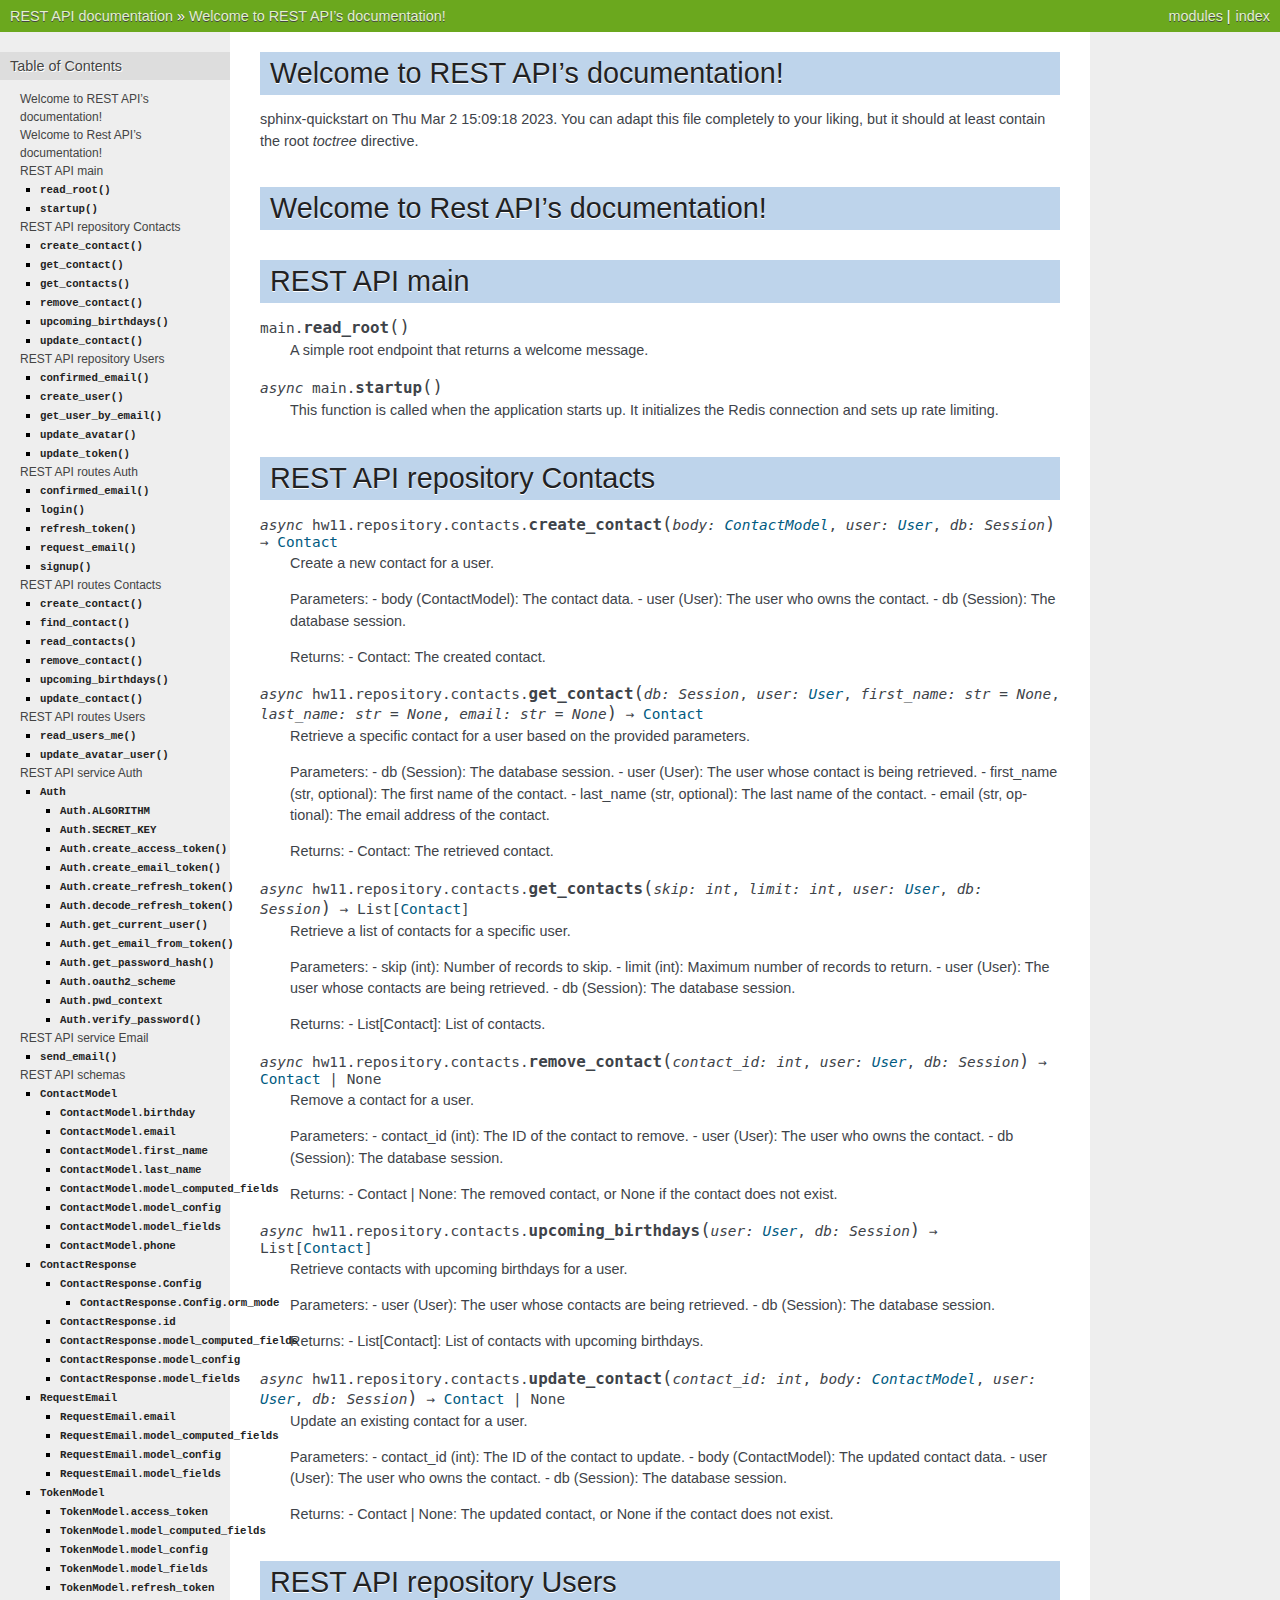
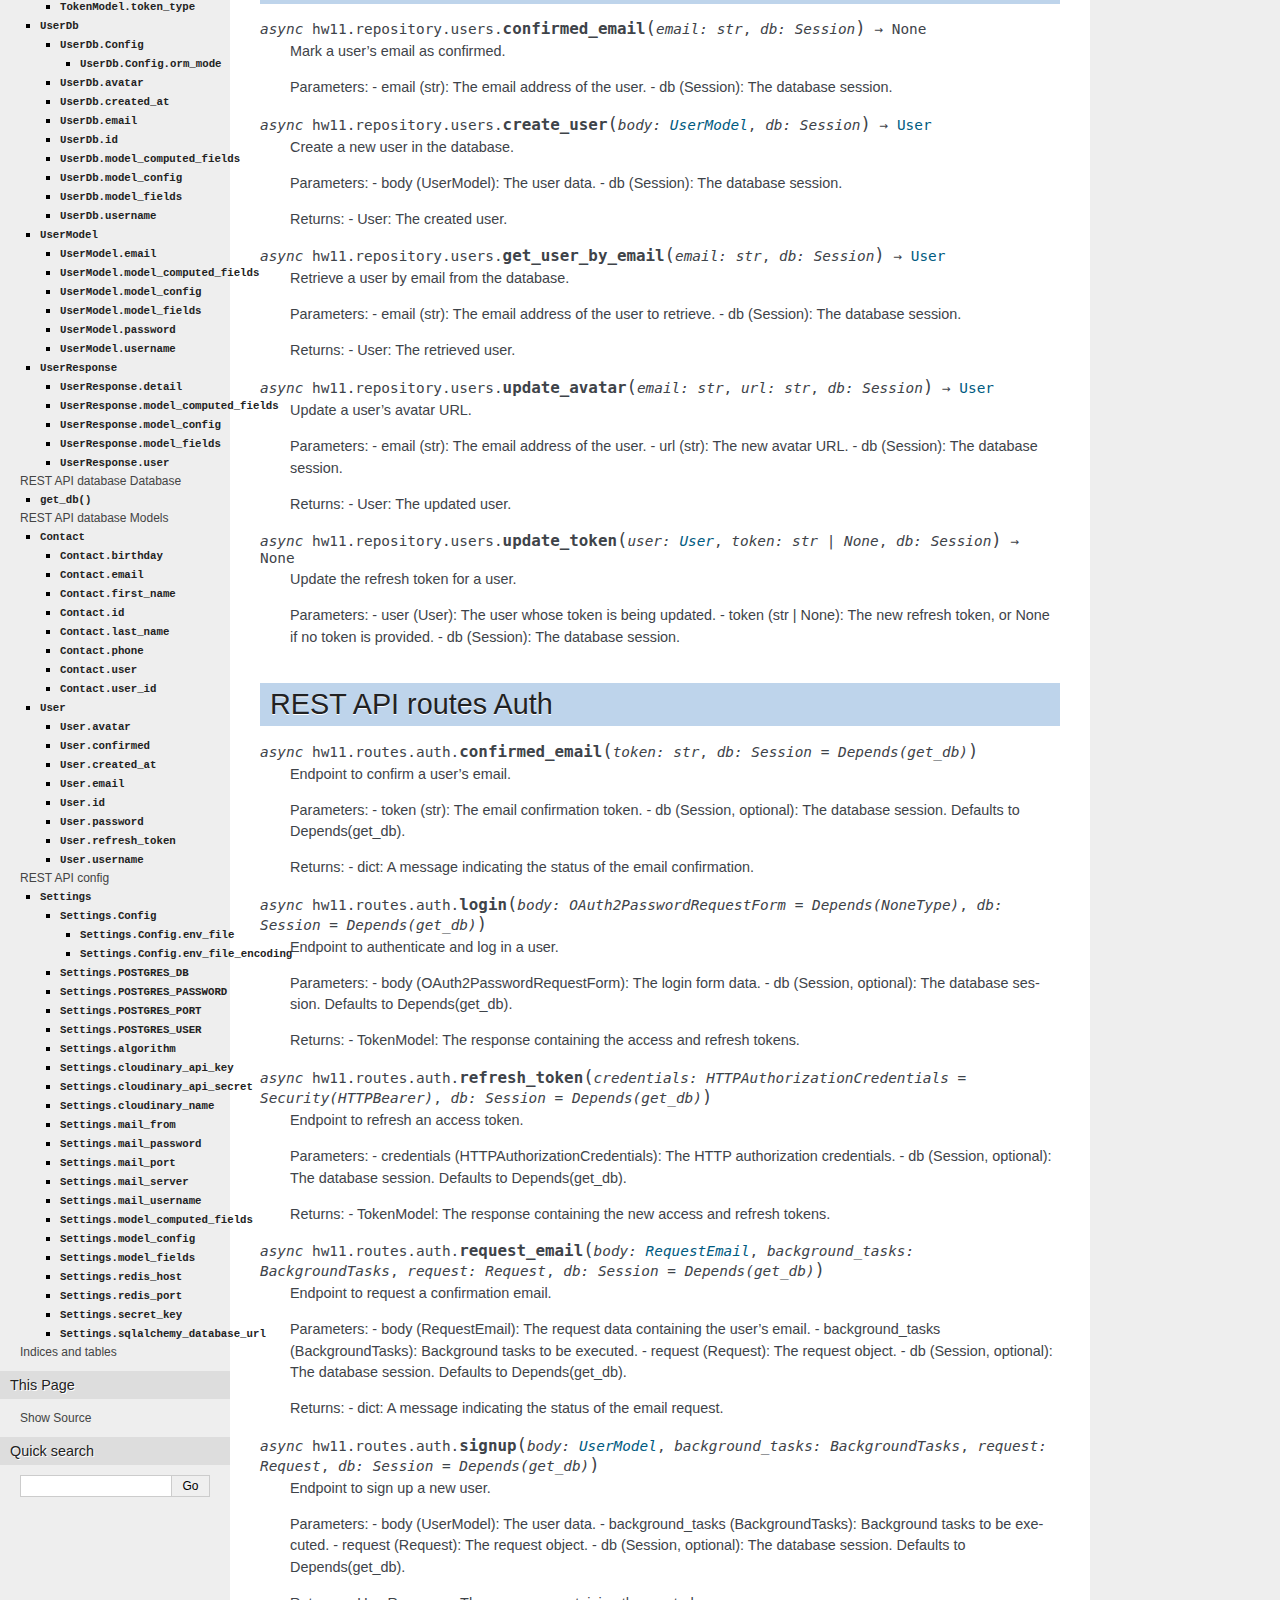
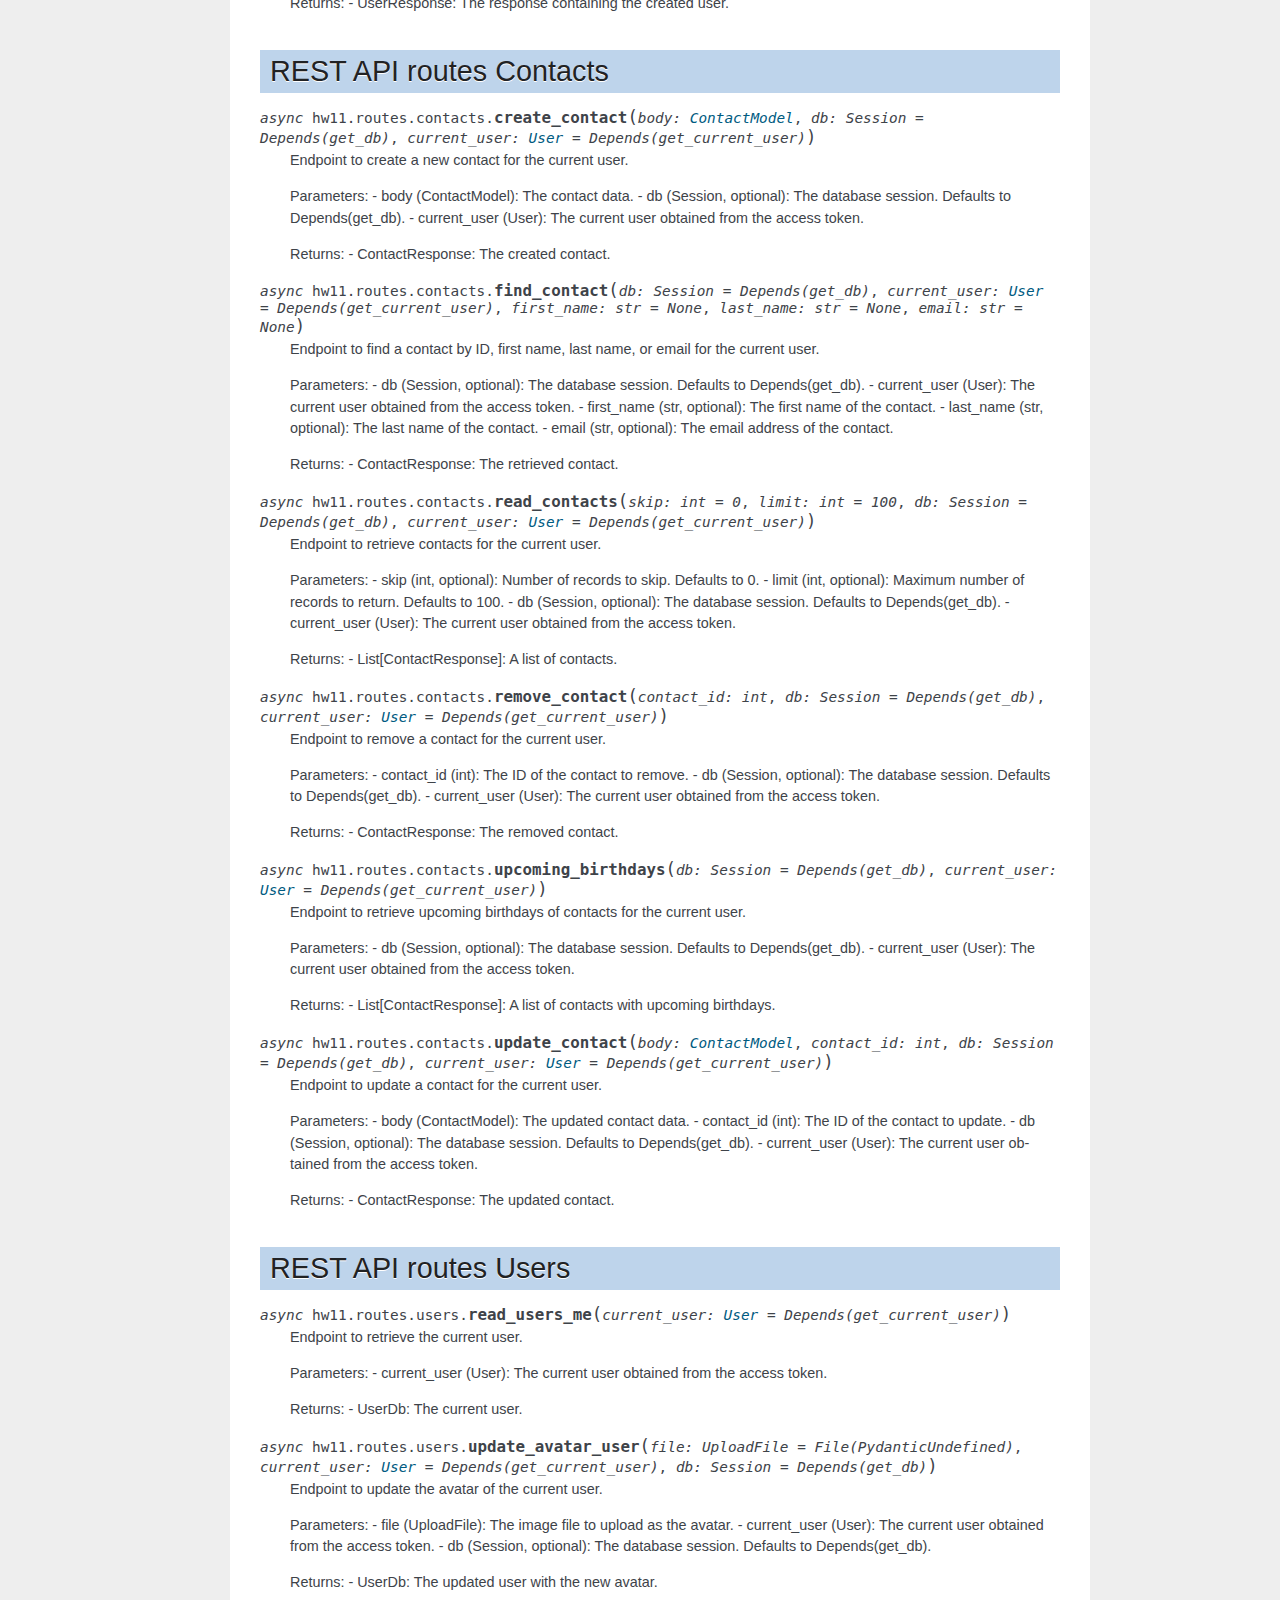
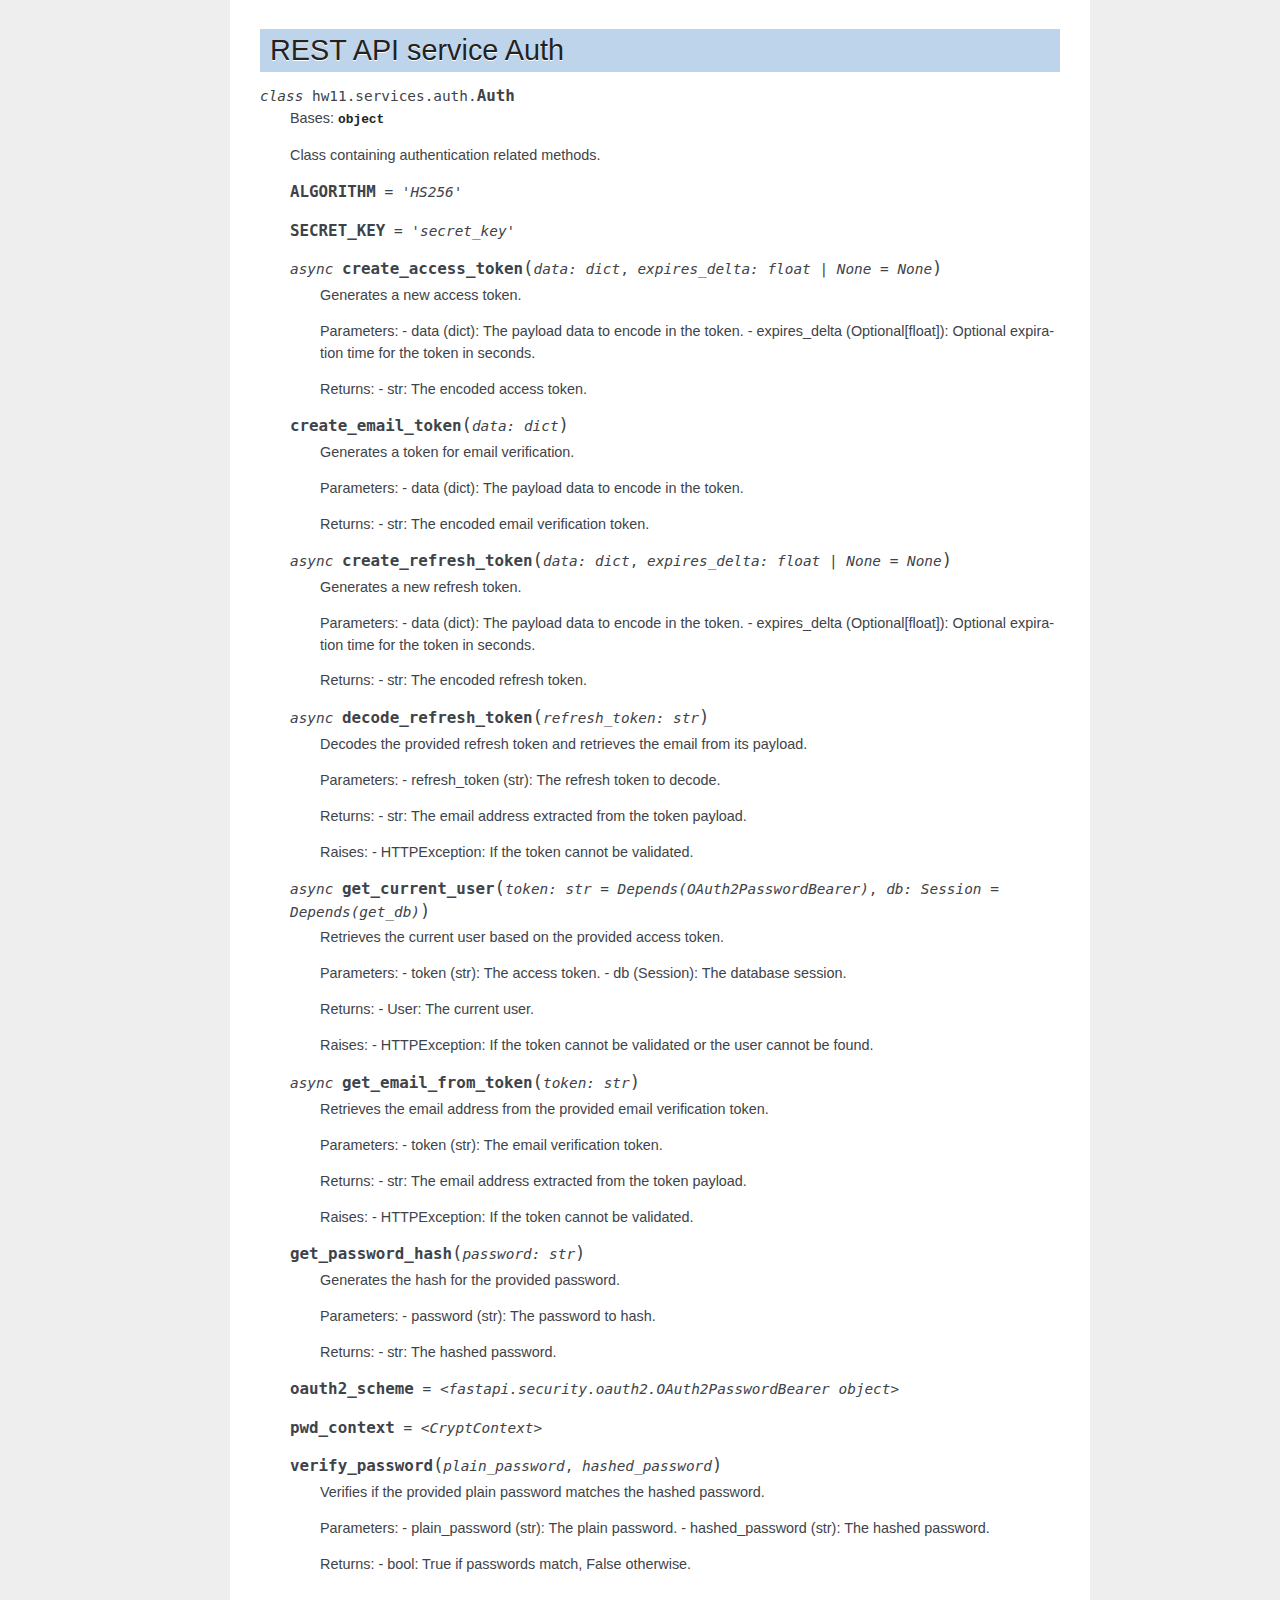
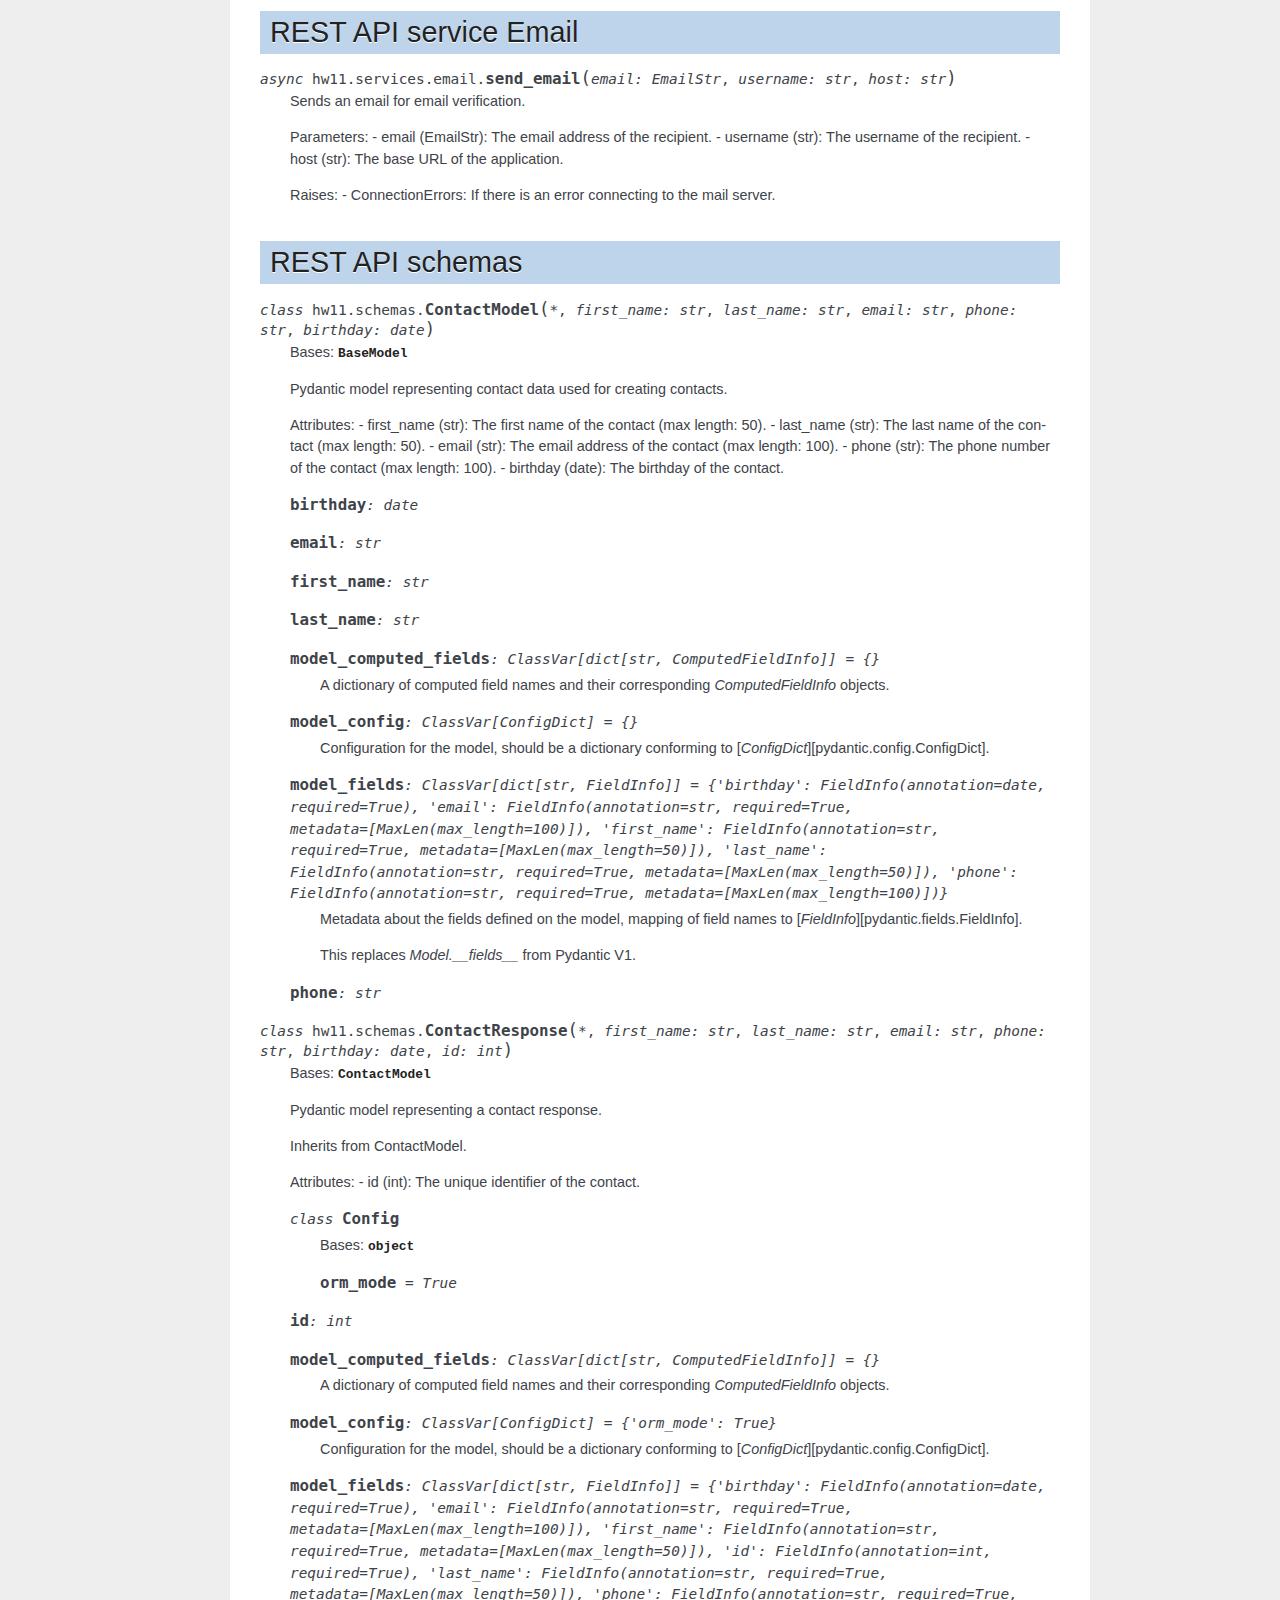
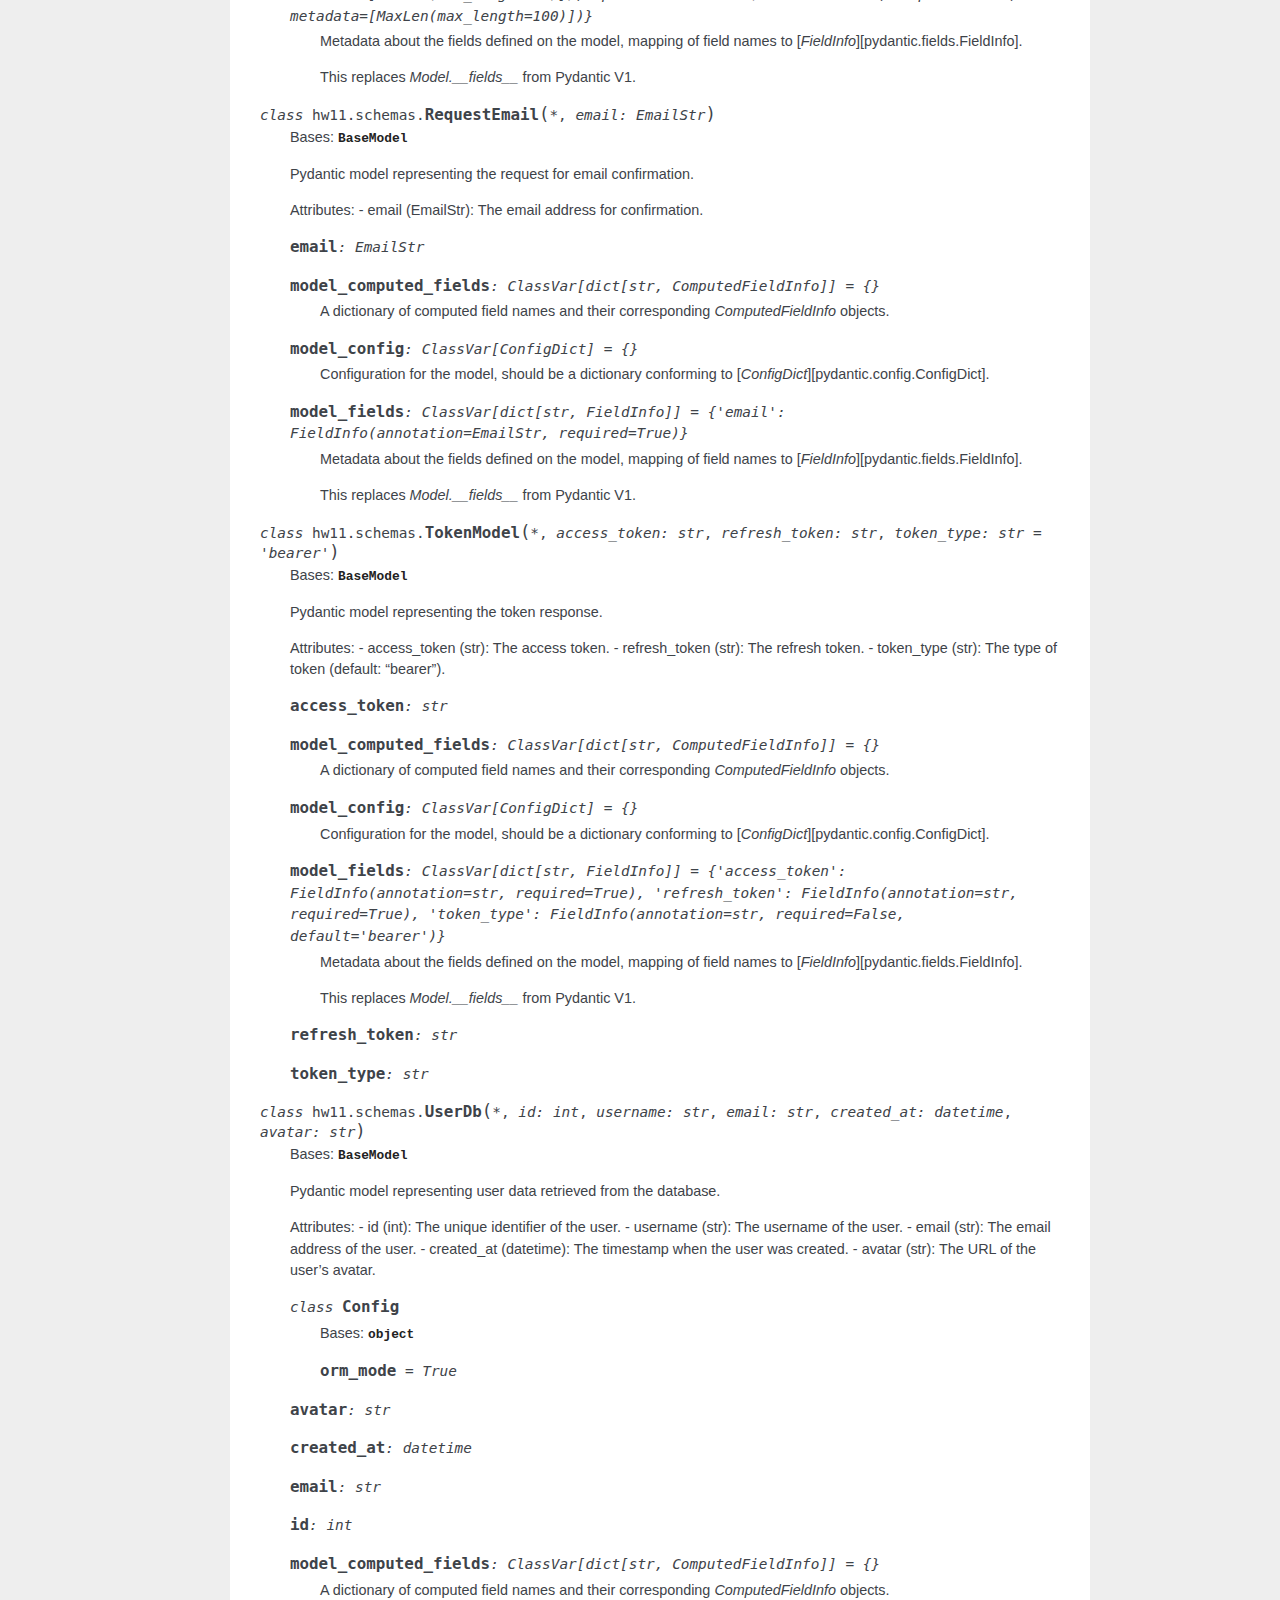
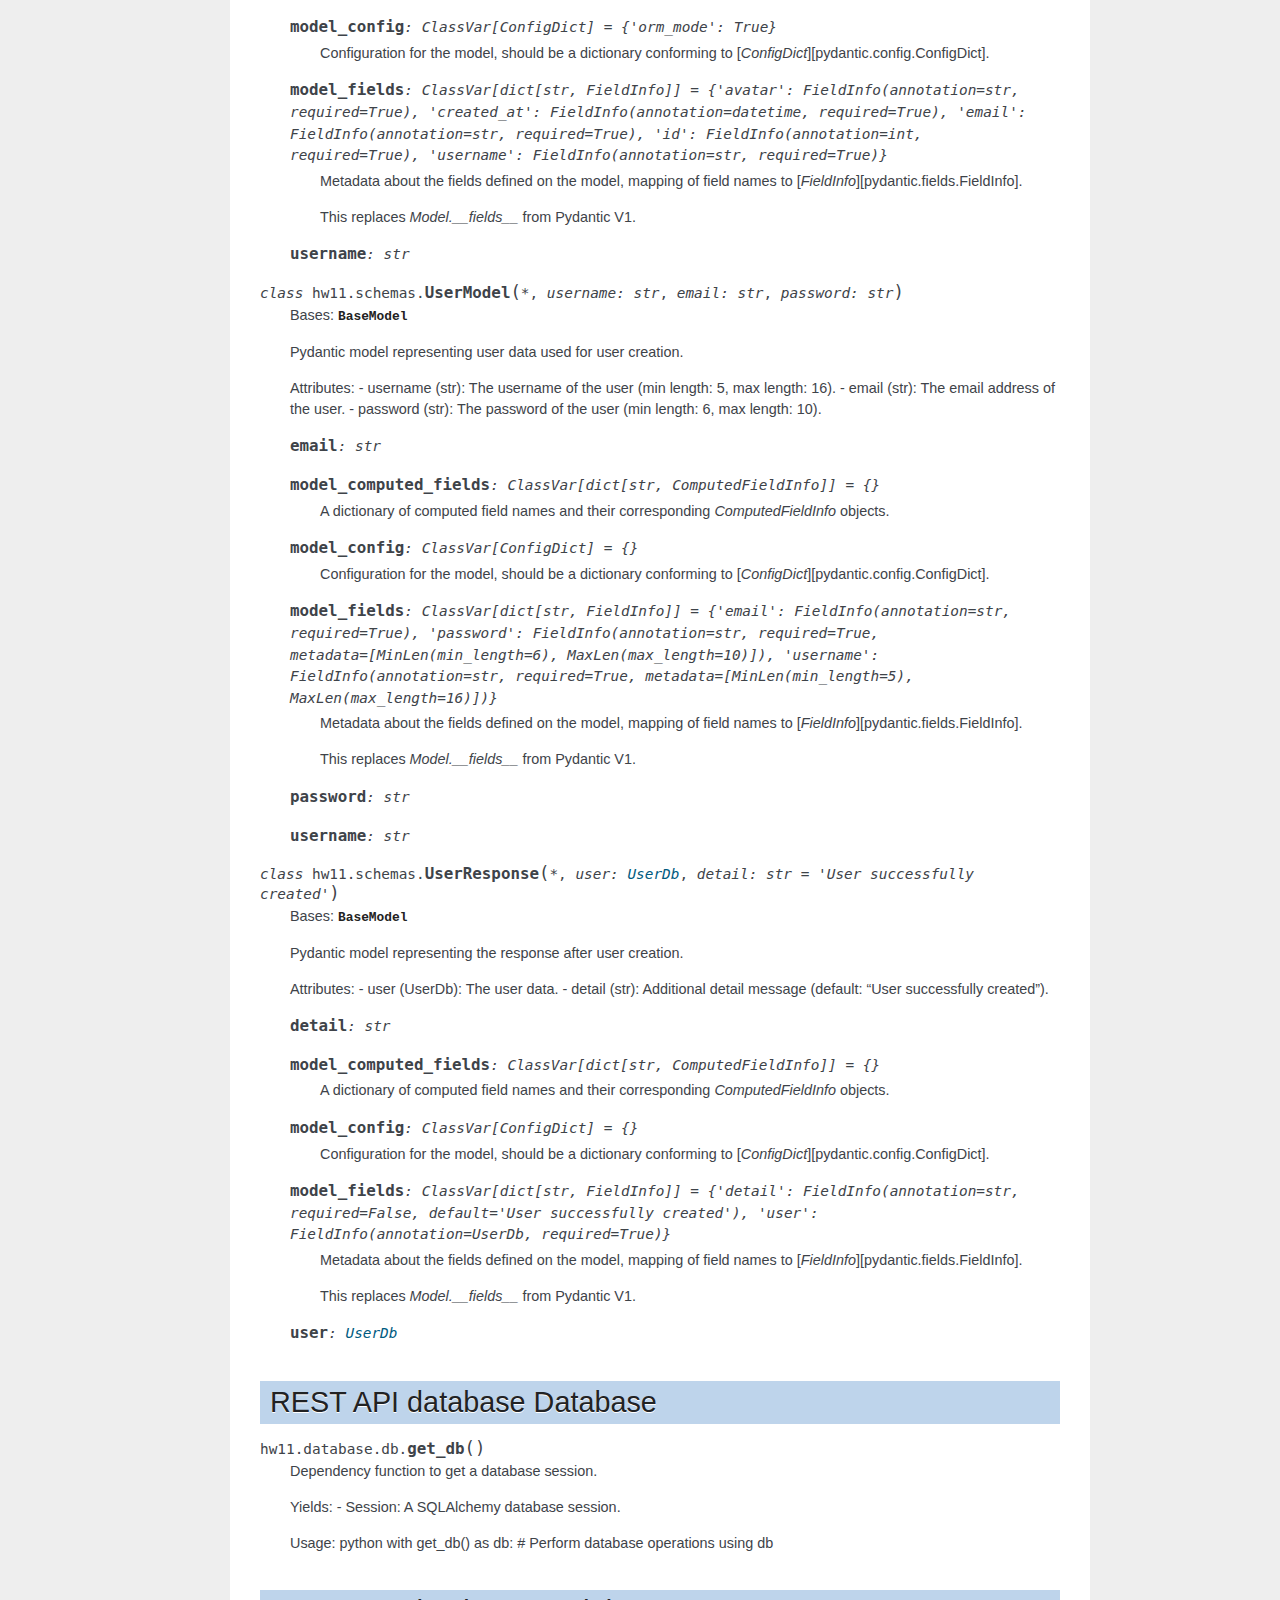
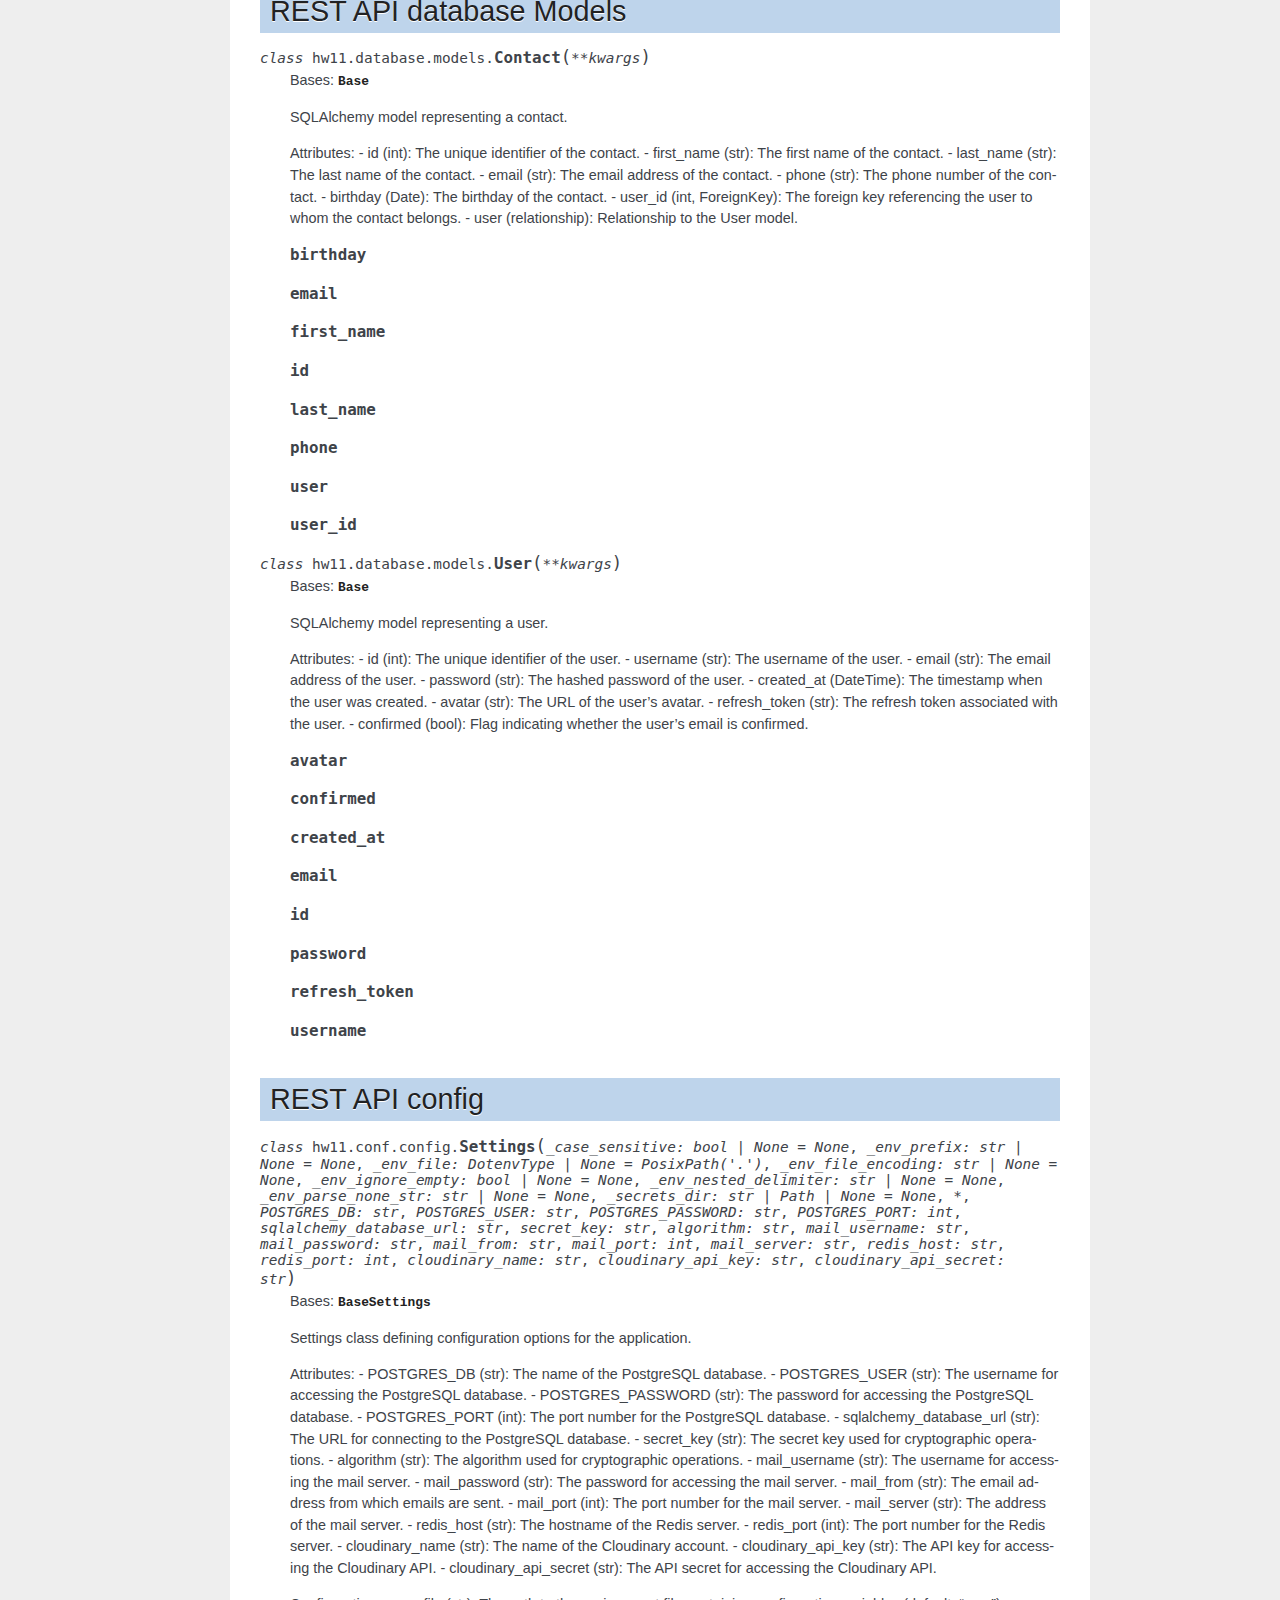
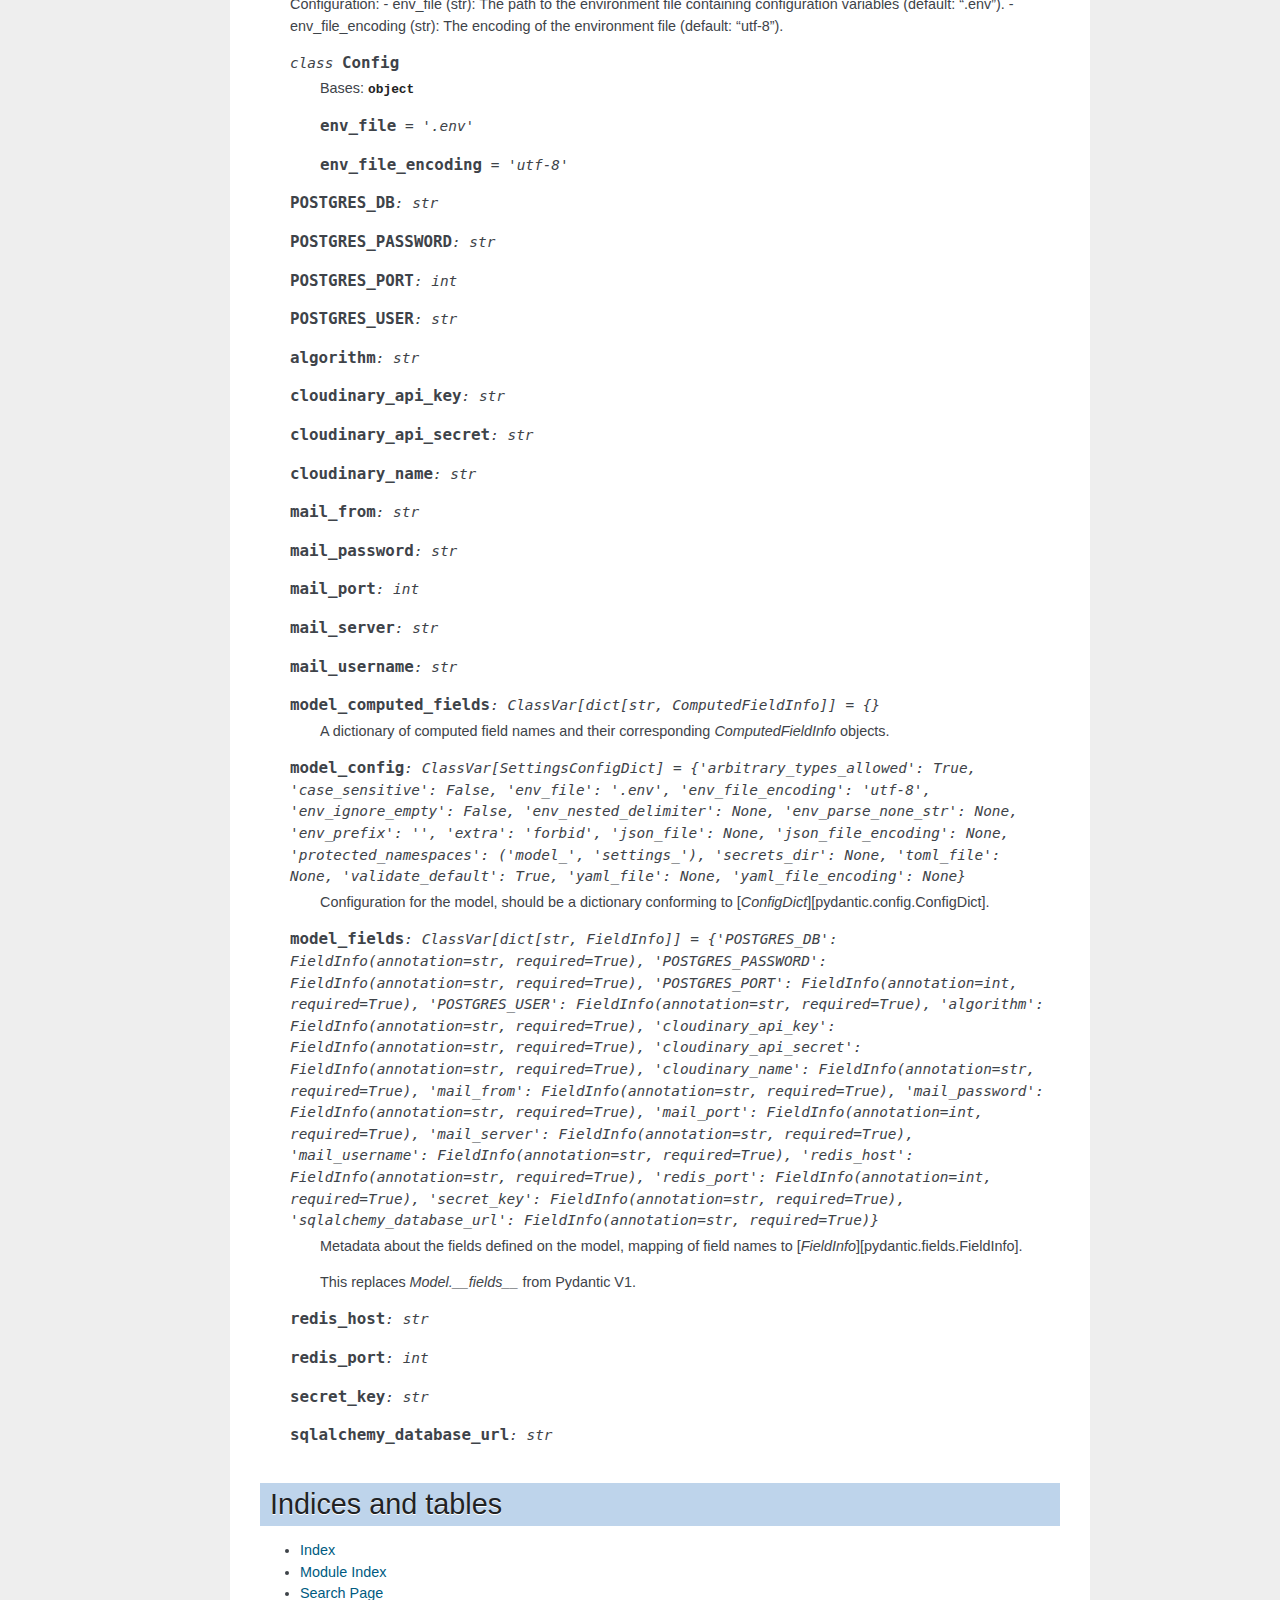
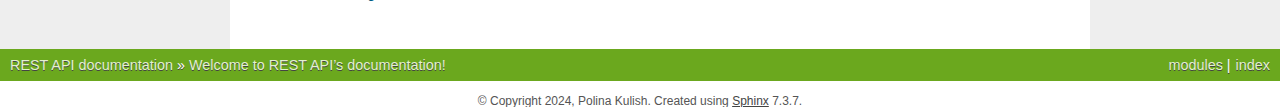
<file: hw13/docs/_build/html/index.html>
<!DOCTYPE html>

<html lang="en" data-content_root="./">
  <head>
    <meta charset="utf-8" />
    <meta name="viewport" content="width=device-width, initial-scale=1.0" /><meta name="viewport" content="width=device-width, initial-scale=1" />

    <title>Welcome to REST API’s documentation! &#8212; REST API  documentation</title>
    <link rel="stylesheet" type="text/css" href="_static/pygments.css?v=a746c00c" />
    <link rel="stylesheet" type="text/css" href="_static/nature.css?v=0f882399" />
    <script src="_static/documentation_options.js?v=5929fcd5"></script>
    <script src="_static/doctools.js?v=9a2dae69"></script>
    <script src="_static/sphinx_highlight.js?v=dc90522c"></script>
    <link rel="index" title="Index" href="genindex.html" />
    <link rel="search" title="Search" href="search.html" /> 
  </head><body>
    <div class="related" role="navigation" aria-label="related navigation">
      <h3>Navigation</h3>
      <ul>
        <li class="right" style="margin-right: 10px">
          <a href="genindex.html" title="General Index"
             accesskey="I">index</a></li>
        <li class="right" >
          <a href="py-modindex.html" title="Python Module Index"
             >modules</a> |</li>
        <li class="nav-item nav-item-0"><a href="#">REST API  documentation</a> &#187;</li>
        <li class="nav-item nav-item-this"><a href="">Welcome to REST API’s documentation!</a></li> 
      </ul>
    </div>  

    <div class="document">
      <div class="documentwrapper">
        <div class="bodywrapper">
          <div class="body" role="main">
            
  <section id="welcome-to-rest-api-s-documentation">
<h1>Welcome to REST API’s documentation!<a class="headerlink" href="#welcome-to-rest-api-s-documentation" title="Link to this heading">¶</a></h1>
<p>sphinx-quickstart on Thu Mar 2 15:09:18 2023.
You can adapt this file completely to your liking, but it should at least
contain the root <cite>toctree</cite> directive.</p>
</section>
<section id="id1">
<h1>Welcome to Rest API’s documentation!<a class="headerlink" href="#id1" title="Link to this heading">¶</a></h1>
<div class="toctree-wrapper compound">
</div>
</section>
<section id="module-main">
<span id="rest-api-main"></span><h1>REST API main<a class="headerlink" href="#module-main" title="Link to this heading">¶</a></h1>
<dl class="py function">
<dt class="sig sig-object py" id="main.read_root">
<span class="sig-prename descclassname"><span class="pre">main.</span></span><span class="sig-name descname"><span class="pre">read_root</span></span><span class="sig-paren">(</span><span class="sig-paren">)</span><a class="headerlink" href="#main.read_root" title="Link to this definition">¶</a></dt>
<dd><p>A simple root endpoint that returns a welcome message.</p>
</dd></dl>

<dl class="py function">
<dt class="sig sig-object py" id="main.startup">
<em class="property"><span class="k"><span class="pre">async</span></span><span class="w"> </span></em><span class="sig-prename descclassname"><span class="pre">main.</span></span><span class="sig-name descname"><span class="pre">startup</span></span><span class="sig-paren">(</span><span class="sig-paren">)</span><a class="headerlink" href="#main.startup" title="Link to this definition">¶</a></dt>
<dd><p>This function is called when the application starts up.
It initializes the Redis connection and sets up rate limiting.</p>
</dd></dl>

</section>
<section id="module-hw11.repository.contacts">
<span id="rest-api-repository-contacts"></span><h1>REST API repository Contacts<a class="headerlink" href="#module-hw11.repository.contacts" title="Link to this heading">¶</a></h1>
<dl class="py function">
<dt class="sig sig-object py" id="hw11.repository.contacts.create_contact">
<em class="property"><span class="k"><span class="pre">async</span></span><span class="w"> </span></em><span class="sig-prename descclassname"><span class="pre">hw11.repository.contacts.</span></span><span class="sig-name descname"><span class="pre">create_contact</span></span><span class="sig-paren">(</span><em class="sig-param"><span class="n"><span class="pre">body</span></span><span class="p"><span class="pre">:</span></span><span class="w"> </span><span class="n"><a class="reference internal" href="#hw11.schemas.ContactModel" title="hw11.schemas.ContactModel"><span class="pre">ContactModel</span></a></span></em>, <em class="sig-param"><span class="n"><span class="pre">user</span></span><span class="p"><span class="pre">:</span></span><span class="w"> </span><span class="n"><a class="reference internal" href="#hw11.database.models.User" title="hw11.database.models.User"><span class="pre">User</span></a></span></em>, <em class="sig-param"><span class="n"><span class="pre">db</span></span><span class="p"><span class="pre">:</span></span><span class="w"> </span><span class="n"><span class="pre">Session</span></span></em><span class="sig-paren">)</span> <span class="sig-return"><span class="sig-return-icon">&#x2192;</span> <span class="sig-return-typehint"><a class="reference internal" href="#hw11.database.models.Contact" title="hw11.database.models.Contact"><span class="pre">Contact</span></a></span></span><a class="headerlink" href="#hw11.repository.contacts.create_contact" title="Link to this definition">¶</a></dt>
<dd><p>Create a new contact for a user.</p>
<p>Parameters:
- body (ContactModel): The contact data.
- user (User): The user who owns the contact.
- db (Session): The database session.</p>
<p>Returns:
- Contact: The created contact.</p>
</dd></dl>

<dl class="py function">
<dt class="sig sig-object py" id="hw11.repository.contacts.get_contact">
<em class="property"><span class="k"><span class="pre">async</span></span><span class="w"> </span></em><span class="sig-prename descclassname"><span class="pre">hw11.repository.contacts.</span></span><span class="sig-name descname"><span class="pre">get_contact</span></span><span class="sig-paren">(</span><em class="sig-param"><span class="n"><span class="pre">db</span></span><span class="p"><span class="pre">:</span></span><span class="w"> </span><span class="n"><span class="pre">Session</span></span></em>, <em class="sig-param"><span class="n"><span class="pre">user</span></span><span class="p"><span class="pre">:</span></span><span class="w"> </span><span class="n"><a class="reference internal" href="#hw11.database.models.User" title="hw11.database.models.User"><span class="pre">User</span></a></span></em>, <em class="sig-param"><span class="n"><span class="pre">first_name</span></span><span class="p"><span class="pre">:</span></span><span class="w"> </span><span class="n"><span class="pre">str</span></span><span class="w"> </span><span class="o"><span class="pre">=</span></span><span class="w"> </span><span class="default_value"><span class="pre">None</span></span></em>, <em class="sig-param"><span class="n"><span class="pre">last_name</span></span><span class="p"><span class="pre">:</span></span><span class="w"> </span><span class="n"><span class="pre">str</span></span><span class="w"> </span><span class="o"><span class="pre">=</span></span><span class="w"> </span><span class="default_value"><span class="pre">None</span></span></em>, <em class="sig-param"><span class="n"><span class="pre">email</span></span><span class="p"><span class="pre">:</span></span><span class="w"> </span><span class="n"><span class="pre">str</span></span><span class="w"> </span><span class="o"><span class="pre">=</span></span><span class="w"> </span><span class="default_value"><span class="pre">None</span></span></em><span class="sig-paren">)</span> <span class="sig-return"><span class="sig-return-icon">&#x2192;</span> <span class="sig-return-typehint"><a class="reference internal" href="#hw11.database.models.Contact" title="hw11.database.models.Contact"><span class="pre">Contact</span></a></span></span><a class="headerlink" href="#hw11.repository.contacts.get_contact" title="Link to this definition">¶</a></dt>
<dd><p>Retrieve a specific contact for a user based on the provided parameters.</p>
<p>Parameters:
- db (Session): The database session.
- user (User): The user whose contact is being retrieved.
- first_name (str, optional): The first name of the contact.
- last_name (str, optional): The last name of the contact.
- email (str, optional): The email address of the contact.</p>
<p>Returns:
- Contact: The retrieved contact.</p>
</dd></dl>

<dl class="py function">
<dt class="sig sig-object py" id="hw11.repository.contacts.get_contacts">
<em class="property"><span class="k"><span class="pre">async</span></span><span class="w"> </span></em><span class="sig-prename descclassname"><span class="pre">hw11.repository.contacts.</span></span><span class="sig-name descname"><span class="pre">get_contacts</span></span><span class="sig-paren">(</span><em class="sig-param"><span class="n"><span class="pre">skip</span></span><span class="p"><span class="pre">:</span></span><span class="w"> </span><span class="n"><span class="pre">int</span></span></em>, <em class="sig-param"><span class="n"><span class="pre">limit</span></span><span class="p"><span class="pre">:</span></span><span class="w"> </span><span class="n"><span class="pre">int</span></span></em>, <em class="sig-param"><span class="n"><span class="pre">user</span></span><span class="p"><span class="pre">:</span></span><span class="w"> </span><span class="n"><a class="reference internal" href="#hw11.database.models.User" title="hw11.database.models.User"><span class="pre">User</span></a></span></em>, <em class="sig-param"><span class="n"><span class="pre">db</span></span><span class="p"><span class="pre">:</span></span><span class="w"> </span><span class="n"><span class="pre">Session</span></span></em><span class="sig-paren">)</span> <span class="sig-return"><span class="sig-return-icon">&#x2192;</span> <span class="sig-return-typehint"><span class="pre">List</span><span class="p"><span class="pre">[</span></span><a class="reference internal" href="#hw11.database.models.Contact" title="hw11.database.models.Contact"><span class="pre">Contact</span></a><span class="p"><span class="pre">]</span></span></span></span><a class="headerlink" href="#hw11.repository.contacts.get_contacts" title="Link to this definition">¶</a></dt>
<dd><p>Retrieve a list of contacts for a specific user.</p>
<p>Parameters:
- skip (int): Number of records to skip.
- limit (int): Maximum number of records to return.
- user (User): The user whose contacts are being retrieved.
- db (Session): The database session.</p>
<p>Returns:
- List[Contact]: List of contacts.</p>
</dd></dl>

<dl class="py function">
<dt class="sig sig-object py" id="hw11.repository.contacts.remove_contact">
<em class="property"><span class="k"><span class="pre">async</span></span><span class="w"> </span></em><span class="sig-prename descclassname"><span class="pre">hw11.repository.contacts.</span></span><span class="sig-name descname"><span class="pre">remove_contact</span></span><span class="sig-paren">(</span><em class="sig-param"><span class="n"><span class="pre">contact_id</span></span><span class="p"><span class="pre">:</span></span><span class="w"> </span><span class="n"><span class="pre">int</span></span></em>, <em class="sig-param"><span class="n"><span class="pre">user</span></span><span class="p"><span class="pre">:</span></span><span class="w"> </span><span class="n"><a class="reference internal" href="#hw11.database.models.User" title="hw11.database.models.User"><span class="pre">User</span></a></span></em>, <em class="sig-param"><span class="n"><span class="pre">db</span></span><span class="p"><span class="pre">:</span></span><span class="w"> </span><span class="n"><span class="pre">Session</span></span></em><span class="sig-paren">)</span> <span class="sig-return"><span class="sig-return-icon">&#x2192;</span> <span class="sig-return-typehint"><a class="reference internal" href="#hw11.database.models.Contact" title="hw11.database.models.Contact"><span class="pre">Contact</span></a><span class="w"> </span><span class="p"><span class="pre">|</span></span><span class="w"> </span><span class="pre">None</span></span></span><a class="headerlink" href="#hw11.repository.contacts.remove_contact" title="Link to this definition">¶</a></dt>
<dd><p>Remove a contact for a user.</p>
<p>Parameters:
- contact_id (int): The ID of the contact to remove.
- user (User): The user who owns the contact.
- db (Session): The database session.</p>
<p>Returns:
- Contact | None: The removed contact, or None if the contact does not exist.</p>
</dd></dl>

<dl class="py function">
<dt class="sig sig-object py" id="hw11.repository.contacts.upcoming_birthdays">
<em class="property"><span class="k"><span class="pre">async</span></span><span class="w"> </span></em><span class="sig-prename descclassname"><span class="pre">hw11.repository.contacts.</span></span><span class="sig-name descname"><span class="pre">upcoming_birthdays</span></span><span class="sig-paren">(</span><em class="sig-param"><span class="n"><span class="pre">user</span></span><span class="p"><span class="pre">:</span></span><span class="w"> </span><span class="n"><a class="reference internal" href="#hw11.database.models.User" title="hw11.database.models.User"><span class="pre">User</span></a></span></em>, <em class="sig-param"><span class="n"><span class="pre">db</span></span><span class="p"><span class="pre">:</span></span><span class="w"> </span><span class="n"><span class="pre">Session</span></span></em><span class="sig-paren">)</span> <span class="sig-return"><span class="sig-return-icon">&#x2192;</span> <span class="sig-return-typehint"><span class="pre">List</span><span class="p"><span class="pre">[</span></span><a class="reference internal" href="#hw11.database.models.Contact" title="hw11.database.models.Contact"><span class="pre">Contact</span></a><span class="p"><span class="pre">]</span></span></span></span><a class="headerlink" href="#hw11.repository.contacts.upcoming_birthdays" title="Link to this definition">¶</a></dt>
<dd><p>Retrieve contacts with upcoming birthdays for a user.</p>
<p>Parameters:
- user (User): The user whose contacts are being retrieved.
- db (Session): The database session.</p>
<p>Returns:
- List[Contact]: List of contacts with upcoming birthdays.</p>
</dd></dl>

<dl class="py function">
<dt class="sig sig-object py" id="hw11.repository.contacts.update_contact">
<em class="property"><span class="k"><span class="pre">async</span></span><span class="w"> </span></em><span class="sig-prename descclassname"><span class="pre">hw11.repository.contacts.</span></span><span class="sig-name descname"><span class="pre">update_contact</span></span><span class="sig-paren">(</span><em class="sig-param"><span class="n"><span class="pre">contact_id</span></span><span class="p"><span class="pre">:</span></span><span class="w"> </span><span class="n"><span class="pre">int</span></span></em>, <em class="sig-param"><span class="n"><span class="pre">body</span></span><span class="p"><span class="pre">:</span></span><span class="w"> </span><span class="n"><a class="reference internal" href="#hw11.schemas.ContactModel" title="hw11.schemas.ContactModel"><span class="pre">ContactModel</span></a></span></em>, <em class="sig-param"><span class="n"><span class="pre">user</span></span><span class="p"><span class="pre">:</span></span><span class="w"> </span><span class="n"><a class="reference internal" href="#hw11.database.models.User" title="hw11.database.models.User"><span class="pre">User</span></a></span></em>, <em class="sig-param"><span class="n"><span class="pre">db</span></span><span class="p"><span class="pre">:</span></span><span class="w"> </span><span class="n"><span class="pre">Session</span></span></em><span class="sig-paren">)</span> <span class="sig-return"><span class="sig-return-icon">&#x2192;</span> <span class="sig-return-typehint"><a class="reference internal" href="#hw11.database.models.Contact" title="hw11.database.models.Contact"><span class="pre">Contact</span></a><span class="w"> </span><span class="p"><span class="pre">|</span></span><span class="w"> </span><span class="pre">None</span></span></span><a class="headerlink" href="#hw11.repository.contacts.update_contact" title="Link to this definition">¶</a></dt>
<dd><p>Update an existing contact for a user.</p>
<p>Parameters:
- contact_id (int): The ID of the contact to update.
- body (ContactModel): The updated contact data.
- user (User): The user who owns the contact.
- db (Session): The database session.</p>
<p>Returns:
- Contact | None: The updated contact, or None if the contact does not exist.</p>
</dd></dl>

</section>
<section id="module-hw11.repository.users">
<span id="rest-api-repository-users"></span><h1>REST API repository Users<a class="headerlink" href="#module-hw11.repository.users" title="Link to this heading">¶</a></h1>
<dl class="py function">
<dt class="sig sig-object py" id="hw11.repository.users.confirmed_email">
<em class="property"><span class="k"><span class="pre">async</span></span><span class="w"> </span></em><span class="sig-prename descclassname"><span class="pre">hw11.repository.users.</span></span><span class="sig-name descname"><span class="pre">confirmed_email</span></span><span class="sig-paren">(</span><em class="sig-param"><span class="n"><span class="pre">email</span></span><span class="p"><span class="pre">:</span></span><span class="w"> </span><span class="n"><span class="pre">str</span></span></em>, <em class="sig-param"><span class="n"><span class="pre">db</span></span><span class="p"><span class="pre">:</span></span><span class="w"> </span><span class="n"><span class="pre">Session</span></span></em><span class="sig-paren">)</span> <span class="sig-return"><span class="sig-return-icon">&#x2192;</span> <span class="sig-return-typehint"><span class="pre">None</span></span></span><a class="headerlink" href="#hw11.repository.users.confirmed_email" title="Link to this definition">¶</a></dt>
<dd><p>Mark a user’s email as confirmed.</p>
<p>Parameters:
- email (str): The email address of the user.
- db (Session): The database session.</p>
</dd></dl>

<dl class="py function">
<dt class="sig sig-object py" id="hw11.repository.users.create_user">
<em class="property"><span class="k"><span class="pre">async</span></span><span class="w"> </span></em><span class="sig-prename descclassname"><span class="pre">hw11.repository.users.</span></span><span class="sig-name descname"><span class="pre">create_user</span></span><span class="sig-paren">(</span><em class="sig-param"><span class="n"><span class="pre">body</span></span><span class="p"><span class="pre">:</span></span><span class="w"> </span><span class="n"><a class="reference internal" href="#hw11.schemas.UserModel" title="hw11.schemas.UserModel"><span class="pre">UserModel</span></a></span></em>, <em class="sig-param"><span class="n"><span class="pre">db</span></span><span class="p"><span class="pre">:</span></span><span class="w"> </span><span class="n"><span class="pre">Session</span></span></em><span class="sig-paren">)</span> <span class="sig-return"><span class="sig-return-icon">&#x2192;</span> <span class="sig-return-typehint"><a class="reference internal" href="#hw11.database.models.User" title="hw11.database.models.User"><span class="pre">User</span></a></span></span><a class="headerlink" href="#hw11.repository.users.create_user" title="Link to this definition">¶</a></dt>
<dd><p>Create a new user in the database.</p>
<p>Parameters:
- body (UserModel): The user data.
- db (Session): The database session.</p>
<p>Returns:
- User: The created user.</p>
</dd></dl>

<dl class="py function">
<dt class="sig sig-object py" id="hw11.repository.users.get_user_by_email">
<em class="property"><span class="k"><span class="pre">async</span></span><span class="w"> </span></em><span class="sig-prename descclassname"><span class="pre">hw11.repository.users.</span></span><span class="sig-name descname"><span class="pre">get_user_by_email</span></span><span class="sig-paren">(</span><em class="sig-param"><span class="n"><span class="pre">email</span></span><span class="p"><span class="pre">:</span></span><span class="w"> </span><span class="n"><span class="pre">str</span></span></em>, <em class="sig-param"><span class="n"><span class="pre">db</span></span><span class="p"><span class="pre">:</span></span><span class="w"> </span><span class="n"><span class="pre">Session</span></span></em><span class="sig-paren">)</span> <span class="sig-return"><span class="sig-return-icon">&#x2192;</span> <span class="sig-return-typehint"><a class="reference internal" href="#hw11.database.models.User" title="hw11.database.models.User"><span class="pre">User</span></a></span></span><a class="headerlink" href="#hw11.repository.users.get_user_by_email" title="Link to this definition">¶</a></dt>
<dd><p>Retrieve a user by email from the database.</p>
<p>Parameters:
- email (str): The email address of the user to retrieve.
- db (Session): The database session.</p>
<p>Returns:
- User: The retrieved user.</p>
</dd></dl>

<dl class="py function">
<dt class="sig sig-object py" id="hw11.repository.users.update_avatar">
<em class="property"><span class="k"><span class="pre">async</span></span><span class="w"> </span></em><span class="sig-prename descclassname"><span class="pre">hw11.repository.users.</span></span><span class="sig-name descname"><span class="pre">update_avatar</span></span><span class="sig-paren">(</span><em class="sig-param"><span class="n"><span class="pre">email</span></span><span class="p"><span class="pre">:</span></span><span class="w"> </span><span class="n"><span class="pre">str</span></span></em>, <em class="sig-param"><span class="n"><span class="pre">url</span></span><span class="p"><span class="pre">:</span></span><span class="w"> </span><span class="n"><span class="pre">str</span></span></em>, <em class="sig-param"><span class="n"><span class="pre">db</span></span><span class="p"><span class="pre">:</span></span><span class="w"> </span><span class="n"><span class="pre">Session</span></span></em><span class="sig-paren">)</span> <span class="sig-return"><span class="sig-return-icon">&#x2192;</span> <span class="sig-return-typehint"><a class="reference internal" href="#hw11.database.models.User" title="hw11.database.models.User"><span class="pre">User</span></a></span></span><a class="headerlink" href="#hw11.repository.users.update_avatar" title="Link to this definition">¶</a></dt>
<dd><p>Update a user’s avatar URL.</p>
<p>Parameters:
- email (str): The email address of the user.
- url (str): The new avatar URL.
- db (Session): The database session.</p>
<p>Returns:
- User: The updated user.</p>
</dd></dl>

<dl class="py function">
<dt class="sig sig-object py" id="hw11.repository.users.update_token">
<em class="property"><span class="k"><span class="pre">async</span></span><span class="w"> </span></em><span class="sig-prename descclassname"><span class="pre">hw11.repository.users.</span></span><span class="sig-name descname"><span class="pre">update_token</span></span><span class="sig-paren">(</span><em class="sig-param"><span class="n"><span class="pre">user</span></span><span class="p"><span class="pre">:</span></span><span class="w"> </span><span class="n"><a class="reference internal" href="#hw11.database.models.User" title="hw11.database.models.User"><span class="pre">User</span></a></span></em>, <em class="sig-param"><span class="n"><span class="pre">token</span></span><span class="p"><span class="pre">:</span></span><span class="w"> </span><span class="n"><span class="pre">str</span><span class="w"> </span><span class="p"><span class="pre">|</span></span><span class="w"> </span><span class="pre">None</span></span></em>, <em class="sig-param"><span class="n"><span class="pre">db</span></span><span class="p"><span class="pre">:</span></span><span class="w"> </span><span class="n"><span class="pre">Session</span></span></em><span class="sig-paren">)</span> <span class="sig-return"><span class="sig-return-icon">&#x2192;</span> <span class="sig-return-typehint"><span class="pre">None</span></span></span><a class="headerlink" href="#hw11.repository.users.update_token" title="Link to this definition">¶</a></dt>
<dd><p>Update the refresh token for a user.</p>
<p>Parameters:
- user (User): The user whose token is being updated.
- token (str | None): The new refresh token, or None if no token is provided.
- db (Session): The database session.</p>
</dd></dl>

</section>
<section id="module-hw11.routes.auth">
<span id="rest-api-routes-auth"></span><h1>REST API routes Auth<a class="headerlink" href="#module-hw11.routes.auth" title="Link to this heading">¶</a></h1>
<dl class="py function">
<dt class="sig sig-object py" id="hw11.routes.auth.confirmed_email">
<em class="property"><span class="k"><span class="pre">async</span></span><span class="w"> </span></em><span class="sig-prename descclassname"><span class="pre">hw11.routes.auth.</span></span><span class="sig-name descname"><span class="pre">confirmed_email</span></span><span class="sig-paren">(</span><em class="sig-param"><span class="n"><span class="pre">token</span></span><span class="p"><span class="pre">:</span></span><span class="w"> </span><span class="n"><span class="pre">str</span></span></em>, <em class="sig-param"><span class="n"><span class="pre">db</span></span><span class="p"><span class="pre">:</span></span><span class="w"> </span><span class="n"><span class="pre">Session</span></span><span class="w"> </span><span class="o"><span class="pre">=</span></span><span class="w"> </span><span class="default_value"><span class="pre">Depends(get_db)</span></span></em><span class="sig-paren">)</span><a class="headerlink" href="#hw11.routes.auth.confirmed_email" title="Link to this definition">¶</a></dt>
<dd><p>Endpoint to confirm a user’s email.</p>
<p>Parameters:
- token (str): The email confirmation token.
- db (Session, optional): The database session. Defaults to Depends(get_db).</p>
<p>Returns:
- dict: A message indicating the status of the email confirmation.</p>
</dd></dl>

<dl class="py function">
<dt class="sig sig-object py" id="hw11.routes.auth.login">
<em class="property"><span class="k"><span class="pre">async</span></span><span class="w"> </span></em><span class="sig-prename descclassname"><span class="pre">hw11.routes.auth.</span></span><span class="sig-name descname"><span class="pre">login</span></span><span class="sig-paren">(</span><em class="sig-param"><span class="n"><span class="pre">body</span></span><span class="p"><span class="pre">:</span></span><span class="w"> </span><span class="n"><span class="pre">OAuth2PasswordRequestForm</span></span><span class="w"> </span><span class="o"><span class="pre">=</span></span><span class="w"> </span><span class="default_value"><span class="pre">Depends(NoneType)</span></span></em>, <em class="sig-param"><span class="n"><span class="pre">db</span></span><span class="p"><span class="pre">:</span></span><span class="w"> </span><span class="n"><span class="pre">Session</span></span><span class="w"> </span><span class="o"><span class="pre">=</span></span><span class="w"> </span><span class="default_value"><span class="pre">Depends(get_db)</span></span></em><span class="sig-paren">)</span><a class="headerlink" href="#hw11.routes.auth.login" title="Link to this definition">¶</a></dt>
<dd><p>Endpoint to authenticate and log in a user.</p>
<p>Parameters:
- body (OAuth2PasswordRequestForm): The login form data.
- db (Session, optional): The database session. Defaults to Depends(get_db).</p>
<p>Returns:
- TokenModel: The response containing the access and refresh tokens.</p>
</dd></dl>

<dl class="py function">
<dt class="sig sig-object py" id="hw11.routes.auth.refresh_token">
<em class="property"><span class="k"><span class="pre">async</span></span><span class="w"> </span></em><span class="sig-prename descclassname"><span class="pre">hw11.routes.auth.</span></span><span class="sig-name descname"><span class="pre">refresh_token</span></span><span class="sig-paren">(</span><em class="sig-param"><span class="n"><span class="pre">credentials</span></span><span class="p"><span class="pre">:</span></span><span class="w"> </span><span class="n"><span class="pre">HTTPAuthorizationCredentials</span></span><span class="w"> </span><span class="o"><span class="pre">=</span></span><span class="w"> </span><span class="default_value"><span class="pre">Security(HTTPBearer)</span></span></em>, <em class="sig-param"><span class="n"><span class="pre">db</span></span><span class="p"><span class="pre">:</span></span><span class="w"> </span><span class="n"><span class="pre">Session</span></span><span class="w"> </span><span class="o"><span class="pre">=</span></span><span class="w"> </span><span class="default_value"><span class="pre">Depends(get_db)</span></span></em><span class="sig-paren">)</span><a class="headerlink" href="#hw11.routes.auth.refresh_token" title="Link to this definition">¶</a></dt>
<dd><p>Endpoint to refresh an access token.</p>
<p>Parameters:
- credentials (HTTPAuthorizationCredentials): The HTTP authorization credentials.
- db (Session, optional): The database session. Defaults to Depends(get_db).</p>
<p>Returns:
- TokenModel: The response containing the new access and refresh tokens.</p>
</dd></dl>

<dl class="py function">
<dt class="sig sig-object py" id="hw11.routes.auth.request_email">
<em class="property"><span class="k"><span class="pre">async</span></span><span class="w"> </span></em><span class="sig-prename descclassname"><span class="pre">hw11.routes.auth.</span></span><span class="sig-name descname"><span class="pre">request_email</span></span><span class="sig-paren">(</span><em class="sig-param"><span class="n"><span class="pre">body</span></span><span class="p"><span class="pre">:</span></span><span class="w"> </span><span class="n"><a class="reference internal" href="#hw11.schemas.RequestEmail" title="hw11.schemas.RequestEmail"><span class="pre">RequestEmail</span></a></span></em>, <em class="sig-param"><span class="n"><span class="pre">background_tasks</span></span><span class="p"><span class="pre">:</span></span><span class="w"> </span><span class="n"><span class="pre">BackgroundTasks</span></span></em>, <em class="sig-param"><span class="n"><span class="pre">request</span></span><span class="p"><span class="pre">:</span></span><span class="w"> </span><span class="n"><span class="pre">Request</span></span></em>, <em class="sig-param"><span class="n"><span class="pre">db</span></span><span class="p"><span class="pre">:</span></span><span class="w"> </span><span class="n"><span class="pre">Session</span></span><span class="w"> </span><span class="o"><span class="pre">=</span></span><span class="w"> </span><span class="default_value"><span class="pre">Depends(get_db)</span></span></em><span class="sig-paren">)</span><a class="headerlink" href="#hw11.routes.auth.request_email" title="Link to this definition">¶</a></dt>
<dd><p>Endpoint to request a confirmation email.</p>
<p>Parameters:
- body (RequestEmail): The request data containing the user’s email.
- background_tasks (BackgroundTasks): Background tasks to be executed.
- request (Request): The request object.
- db (Session, optional): The database session. Defaults to Depends(get_db).</p>
<p>Returns:
- dict: A message indicating the status of the email request.</p>
</dd></dl>

<dl class="py function">
<dt class="sig sig-object py" id="hw11.routes.auth.signup">
<em class="property"><span class="k"><span class="pre">async</span></span><span class="w"> </span></em><span class="sig-prename descclassname"><span class="pre">hw11.routes.auth.</span></span><span class="sig-name descname"><span class="pre">signup</span></span><span class="sig-paren">(</span><em class="sig-param"><span class="n"><span class="pre">body</span></span><span class="p"><span class="pre">:</span></span><span class="w"> </span><span class="n"><a class="reference internal" href="#hw11.schemas.UserModel" title="hw11.schemas.UserModel"><span class="pre">UserModel</span></a></span></em>, <em class="sig-param"><span class="n"><span class="pre">background_tasks</span></span><span class="p"><span class="pre">:</span></span><span class="w"> </span><span class="n"><span class="pre">BackgroundTasks</span></span></em>, <em class="sig-param"><span class="n"><span class="pre">request</span></span><span class="p"><span class="pre">:</span></span><span class="w"> </span><span class="n"><span class="pre">Request</span></span></em>, <em class="sig-param"><span class="n"><span class="pre">db</span></span><span class="p"><span class="pre">:</span></span><span class="w"> </span><span class="n"><span class="pre">Session</span></span><span class="w"> </span><span class="o"><span class="pre">=</span></span><span class="w"> </span><span class="default_value"><span class="pre">Depends(get_db)</span></span></em><span class="sig-paren">)</span><a class="headerlink" href="#hw11.routes.auth.signup" title="Link to this definition">¶</a></dt>
<dd><p>Endpoint to sign up a new user.</p>
<p>Parameters:
- body (UserModel): The user data.
- background_tasks (BackgroundTasks): Background tasks to be executed.
- request (Request): The request object.
- db (Session, optional): The database session. Defaults to Depends(get_db).</p>
<p>Returns:
- UserResponse: The response containing the created user.</p>
</dd></dl>

</section>
<section id="module-hw11.routes.contacts">
<span id="rest-api-routes-contacts"></span><h1>REST API routes Contacts<a class="headerlink" href="#module-hw11.routes.contacts" title="Link to this heading">¶</a></h1>
<dl class="py function">
<dt class="sig sig-object py" id="hw11.routes.contacts.create_contact">
<em class="property"><span class="k"><span class="pre">async</span></span><span class="w"> </span></em><span class="sig-prename descclassname"><span class="pre">hw11.routes.contacts.</span></span><span class="sig-name descname"><span class="pre">create_contact</span></span><span class="sig-paren">(</span><em class="sig-param"><span class="n"><span class="pre">body</span></span><span class="p"><span class="pre">:</span></span><span class="w"> </span><span class="n"><a class="reference internal" href="#hw11.schemas.ContactModel" title="hw11.schemas.ContactModel"><span class="pre">ContactModel</span></a></span></em>, <em class="sig-param"><span class="n"><span class="pre">db</span></span><span class="p"><span class="pre">:</span></span><span class="w"> </span><span class="n"><span class="pre">Session</span></span><span class="w"> </span><span class="o"><span class="pre">=</span></span><span class="w"> </span><span class="default_value"><span class="pre">Depends(get_db)</span></span></em>, <em class="sig-param"><span class="n"><span class="pre">current_user</span></span><span class="p"><span class="pre">:</span></span><span class="w"> </span><span class="n"><a class="reference internal" href="#hw11.database.models.User" title="hw11.database.models.User"><span class="pre">User</span></a></span><span class="w"> </span><span class="o"><span class="pre">=</span></span><span class="w"> </span><span class="default_value"><span class="pre">Depends(get_current_user)</span></span></em><span class="sig-paren">)</span><a class="headerlink" href="#hw11.routes.contacts.create_contact" title="Link to this definition">¶</a></dt>
<dd><p>Endpoint to create a new contact for the current user.</p>
<p>Parameters:
- body (ContactModel): The contact data.
- db (Session, optional): The database session. Defaults to Depends(get_db).
- current_user (User): The current user obtained from the access token.</p>
<p>Returns:
- ContactResponse: The created contact.</p>
</dd></dl>

<dl class="py function">
<dt class="sig sig-object py" id="hw11.routes.contacts.find_contact">
<em class="property"><span class="k"><span class="pre">async</span></span><span class="w"> </span></em><span class="sig-prename descclassname"><span class="pre">hw11.routes.contacts.</span></span><span class="sig-name descname"><span class="pre">find_contact</span></span><span class="sig-paren">(</span><em class="sig-param"><span class="n"><span class="pre">db</span></span><span class="p"><span class="pre">:</span></span><span class="w"> </span><span class="n"><span class="pre">Session</span></span><span class="w"> </span><span class="o"><span class="pre">=</span></span><span class="w"> </span><span class="default_value"><span class="pre">Depends(get_db)</span></span></em>, <em class="sig-param"><span class="n"><span class="pre">current_user</span></span><span class="p"><span class="pre">:</span></span><span class="w"> </span><span class="n"><a class="reference internal" href="#hw11.database.models.User" title="hw11.database.models.User"><span class="pre">User</span></a></span><span class="w"> </span><span class="o"><span class="pre">=</span></span><span class="w"> </span><span class="default_value"><span class="pre">Depends(get_current_user)</span></span></em>, <em class="sig-param"><span class="n"><span class="pre">first_name</span></span><span class="p"><span class="pre">:</span></span><span class="w"> </span><span class="n"><span class="pre">str</span></span><span class="w"> </span><span class="o"><span class="pre">=</span></span><span class="w"> </span><span class="default_value"><span class="pre">None</span></span></em>, <em class="sig-param"><span class="n"><span class="pre">last_name</span></span><span class="p"><span class="pre">:</span></span><span class="w"> </span><span class="n"><span class="pre">str</span></span><span class="w"> </span><span class="o"><span class="pre">=</span></span><span class="w"> </span><span class="default_value"><span class="pre">None</span></span></em>, <em class="sig-param"><span class="n"><span class="pre">email</span></span><span class="p"><span class="pre">:</span></span><span class="w"> </span><span class="n"><span class="pre">str</span></span><span class="w"> </span><span class="o"><span class="pre">=</span></span><span class="w"> </span><span class="default_value"><span class="pre">None</span></span></em><span class="sig-paren">)</span><a class="headerlink" href="#hw11.routes.contacts.find_contact" title="Link to this definition">¶</a></dt>
<dd><p>Endpoint to find a contact by ID, first name, last name, or email for the current user.</p>
<p>Parameters:
- db (Session, optional): The database session. Defaults to Depends(get_db).
- current_user (User): The current user obtained from the access token.
- first_name (str, optional): The first name of the contact.
- last_name (str, optional): The last name of the contact.
- email (str, optional): The email address of the contact.</p>
<p>Returns:
- ContactResponse: The retrieved contact.</p>
</dd></dl>

<dl class="py function">
<dt class="sig sig-object py" id="hw11.routes.contacts.read_contacts">
<em class="property"><span class="k"><span class="pre">async</span></span><span class="w"> </span></em><span class="sig-prename descclassname"><span class="pre">hw11.routes.contacts.</span></span><span class="sig-name descname"><span class="pre">read_contacts</span></span><span class="sig-paren">(</span><em class="sig-param"><span class="n"><span class="pre">skip</span></span><span class="p"><span class="pre">:</span></span><span class="w"> </span><span class="n"><span class="pre">int</span></span><span class="w"> </span><span class="o"><span class="pre">=</span></span><span class="w"> </span><span class="default_value"><span class="pre">0</span></span></em>, <em class="sig-param"><span class="n"><span class="pre">limit</span></span><span class="p"><span class="pre">:</span></span><span class="w"> </span><span class="n"><span class="pre">int</span></span><span class="w"> </span><span class="o"><span class="pre">=</span></span><span class="w"> </span><span class="default_value"><span class="pre">100</span></span></em>, <em class="sig-param"><span class="n"><span class="pre">db</span></span><span class="p"><span class="pre">:</span></span><span class="w"> </span><span class="n"><span class="pre">Session</span></span><span class="w"> </span><span class="o"><span class="pre">=</span></span><span class="w"> </span><span class="default_value"><span class="pre">Depends(get_db)</span></span></em>, <em class="sig-param"><span class="n"><span class="pre">current_user</span></span><span class="p"><span class="pre">:</span></span><span class="w"> </span><span class="n"><a class="reference internal" href="#hw11.database.models.User" title="hw11.database.models.User"><span class="pre">User</span></a></span><span class="w"> </span><span class="o"><span class="pre">=</span></span><span class="w"> </span><span class="default_value"><span class="pre">Depends(get_current_user)</span></span></em><span class="sig-paren">)</span><a class="headerlink" href="#hw11.routes.contacts.read_contacts" title="Link to this definition">¶</a></dt>
<dd><p>Endpoint to retrieve contacts for the current user.</p>
<p>Parameters:
- skip (int, optional): Number of records to skip. Defaults to 0.
- limit (int, optional): Maximum number of records to return. Defaults to 100.
- db (Session, optional): The database session. Defaults to Depends(get_db).
- current_user (User): The current user obtained from the access token.</p>
<p>Returns:
- List[ContactResponse]: A list of contacts.</p>
</dd></dl>

<dl class="py function">
<dt class="sig sig-object py" id="hw11.routes.contacts.remove_contact">
<em class="property"><span class="k"><span class="pre">async</span></span><span class="w"> </span></em><span class="sig-prename descclassname"><span class="pre">hw11.routes.contacts.</span></span><span class="sig-name descname"><span class="pre">remove_contact</span></span><span class="sig-paren">(</span><em class="sig-param"><span class="n"><span class="pre">contact_id</span></span><span class="p"><span class="pre">:</span></span><span class="w"> </span><span class="n"><span class="pre">int</span></span></em>, <em class="sig-param"><span class="n"><span class="pre">db</span></span><span class="p"><span class="pre">:</span></span><span class="w"> </span><span class="n"><span class="pre">Session</span></span><span class="w"> </span><span class="o"><span class="pre">=</span></span><span class="w"> </span><span class="default_value"><span class="pre">Depends(get_db)</span></span></em>, <em class="sig-param"><span class="n"><span class="pre">current_user</span></span><span class="p"><span class="pre">:</span></span><span class="w"> </span><span class="n"><a class="reference internal" href="#hw11.database.models.User" title="hw11.database.models.User"><span class="pre">User</span></a></span><span class="w"> </span><span class="o"><span class="pre">=</span></span><span class="w"> </span><span class="default_value"><span class="pre">Depends(get_current_user)</span></span></em><span class="sig-paren">)</span><a class="headerlink" href="#hw11.routes.contacts.remove_contact" title="Link to this definition">¶</a></dt>
<dd><p>Endpoint to remove a contact for the current user.</p>
<p>Parameters:
- contact_id (int): The ID of the contact to remove.
- db (Session, optional): The database session. Defaults to Depends(get_db).
- current_user (User): The current user obtained from the access token.</p>
<p>Returns:
- ContactResponse: The removed contact.</p>
</dd></dl>

<dl class="py function">
<dt class="sig sig-object py" id="hw11.routes.contacts.upcoming_birthdays">
<em class="property"><span class="k"><span class="pre">async</span></span><span class="w"> </span></em><span class="sig-prename descclassname"><span class="pre">hw11.routes.contacts.</span></span><span class="sig-name descname"><span class="pre">upcoming_birthdays</span></span><span class="sig-paren">(</span><em class="sig-param"><span class="n"><span class="pre">db</span></span><span class="p"><span class="pre">:</span></span><span class="w"> </span><span class="n"><span class="pre">Session</span></span><span class="w"> </span><span class="o"><span class="pre">=</span></span><span class="w"> </span><span class="default_value"><span class="pre">Depends(get_db)</span></span></em>, <em class="sig-param"><span class="n"><span class="pre">current_user</span></span><span class="p"><span class="pre">:</span></span><span class="w"> </span><span class="n"><a class="reference internal" href="#hw11.database.models.User" title="hw11.database.models.User"><span class="pre">User</span></a></span><span class="w"> </span><span class="o"><span class="pre">=</span></span><span class="w"> </span><span class="default_value"><span class="pre">Depends(get_current_user)</span></span></em><span class="sig-paren">)</span><a class="headerlink" href="#hw11.routes.contacts.upcoming_birthdays" title="Link to this definition">¶</a></dt>
<dd><p>Endpoint to retrieve upcoming birthdays of contacts for the current user.</p>
<p>Parameters:
- db (Session, optional): The database session. Defaults to Depends(get_db).
- current_user (User): The current user obtained from the access token.</p>
<p>Returns:
- List[ContactResponse]: A list of contacts with upcoming birthdays.</p>
</dd></dl>

<dl class="py function">
<dt class="sig sig-object py" id="hw11.routes.contacts.update_contact">
<em class="property"><span class="k"><span class="pre">async</span></span><span class="w"> </span></em><span class="sig-prename descclassname"><span class="pre">hw11.routes.contacts.</span></span><span class="sig-name descname"><span class="pre">update_contact</span></span><span class="sig-paren">(</span><em class="sig-param"><span class="n"><span class="pre">body</span></span><span class="p"><span class="pre">:</span></span><span class="w"> </span><span class="n"><a class="reference internal" href="#hw11.schemas.ContactModel" title="hw11.schemas.ContactModel"><span class="pre">ContactModel</span></a></span></em>, <em class="sig-param"><span class="n"><span class="pre">contact_id</span></span><span class="p"><span class="pre">:</span></span><span class="w"> </span><span class="n"><span class="pre">int</span></span></em>, <em class="sig-param"><span class="n"><span class="pre">db</span></span><span class="p"><span class="pre">:</span></span><span class="w"> </span><span class="n"><span class="pre">Session</span></span><span class="w"> </span><span class="o"><span class="pre">=</span></span><span class="w"> </span><span class="default_value"><span class="pre">Depends(get_db)</span></span></em>, <em class="sig-param"><span class="n"><span class="pre">current_user</span></span><span class="p"><span class="pre">:</span></span><span class="w"> </span><span class="n"><a class="reference internal" href="#hw11.database.models.User" title="hw11.database.models.User"><span class="pre">User</span></a></span><span class="w"> </span><span class="o"><span class="pre">=</span></span><span class="w"> </span><span class="default_value"><span class="pre">Depends(get_current_user)</span></span></em><span class="sig-paren">)</span><a class="headerlink" href="#hw11.routes.contacts.update_contact" title="Link to this definition">¶</a></dt>
<dd><p>Endpoint to update a contact for the current user.</p>
<p>Parameters:
- body (ContactModel): The updated contact data.
- contact_id (int): The ID of the contact to update.
- db (Session, optional): The database session. Defaults to Depends(get_db).
- current_user (User): The current user obtained from the access token.</p>
<p>Returns:
- ContactResponse: The updated contact.</p>
</dd></dl>

</section>
<section id="module-hw11.routes.users">
<span id="rest-api-routes-users"></span><h1>REST API routes Users<a class="headerlink" href="#module-hw11.routes.users" title="Link to this heading">¶</a></h1>
<dl class="py function">
<dt class="sig sig-object py" id="hw11.routes.users.read_users_me">
<em class="property"><span class="k"><span class="pre">async</span></span><span class="w"> </span></em><span class="sig-prename descclassname"><span class="pre">hw11.routes.users.</span></span><span class="sig-name descname"><span class="pre">read_users_me</span></span><span class="sig-paren">(</span><em class="sig-param"><span class="n"><span class="pre">current_user</span></span><span class="p"><span class="pre">:</span></span><span class="w"> </span><span class="n"><a class="reference internal" href="#hw11.database.models.User" title="hw11.database.models.User"><span class="pre">User</span></a></span><span class="w"> </span><span class="o"><span class="pre">=</span></span><span class="w"> </span><span class="default_value"><span class="pre">Depends(get_current_user)</span></span></em><span class="sig-paren">)</span><a class="headerlink" href="#hw11.routes.users.read_users_me" title="Link to this definition">¶</a></dt>
<dd><p>Endpoint to retrieve the current user.</p>
<p>Parameters:
- current_user (User): The current user obtained from the access token.</p>
<p>Returns:
- UserDb: The current user.</p>
</dd></dl>

<dl class="py function">
<dt class="sig sig-object py" id="hw11.routes.users.update_avatar_user">
<em class="property"><span class="k"><span class="pre">async</span></span><span class="w"> </span></em><span class="sig-prename descclassname"><span class="pre">hw11.routes.users.</span></span><span class="sig-name descname"><span class="pre">update_avatar_user</span></span><span class="sig-paren">(</span><em class="sig-param"><span class="n"><span class="pre">file</span></span><span class="p"><span class="pre">:</span></span><span class="w"> </span><span class="n"><span class="pre">UploadFile</span></span><span class="w"> </span><span class="o"><span class="pre">=</span></span><span class="w"> </span><span class="default_value"><span class="pre">File(PydanticUndefined)</span></span></em>, <em class="sig-param"><span class="n"><span class="pre">current_user</span></span><span class="p"><span class="pre">:</span></span><span class="w"> </span><span class="n"><a class="reference internal" href="#hw11.database.models.User" title="hw11.database.models.User"><span class="pre">User</span></a></span><span class="w"> </span><span class="o"><span class="pre">=</span></span><span class="w"> </span><span class="default_value"><span class="pre">Depends(get_current_user)</span></span></em>, <em class="sig-param"><span class="n"><span class="pre">db</span></span><span class="p"><span class="pre">:</span></span><span class="w"> </span><span class="n"><span class="pre">Session</span></span><span class="w"> </span><span class="o"><span class="pre">=</span></span><span class="w"> </span><span class="default_value"><span class="pre">Depends(get_db)</span></span></em><span class="sig-paren">)</span><a class="headerlink" href="#hw11.routes.users.update_avatar_user" title="Link to this definition">¶</a></dt>
<dd><p>Endpoint to update the avatar of the current user.</p>
<p>Parameters:
- file (UploadFile): The image file to upload as the avatar.
- current_user (User): The current user obtained from the access token.
- db (Session, optional): The database session. Defaults to Depends(get_db).</p>
<p>Returns:
- UserDb: The updated user with the new avatar.</p>
</dd></dl>

</section>
<section id="module-hw11.services.auth">
<span id="rest-api-service-auth"></span><h1>REST API service Auth<a class="headerlink" href="#module-hw11.services.auth" title="Link to this heading">¶</a></h1>
<dl class="py class">
<dt class="sig sig-object py" id="hw11.services.auth.Auth">
<em class="property"><span class="pre">class</span><span class="w"> </span></em><span class="sig-prename descclassname"><span class="pre">hw11.services.auth.</span></span><span class="sig-name descname"><span class="pre">Auth</span></span><a class="headerlink" href="#hw11.services.auth.Auth" title="Link to this definition">¶</a></dt>
<dd><p>Bases: <code class="xref py py-class docutils literal notranslate"><span class="pre">object</span></code></p>
<p>Class containing authentication related methods.</p>
<dl class="py attribute">
<dt class="sig sig-object py" id="hw11.services.auth.Auth.ALGORITHM">
<span class="sig-name descname"><span class="pre">ALGORITHM</span></span><em class="property"><span class="w"> </span><span class="p"><span class="pre">=</span></span><span class="w"> </span><span class="pre">'HS256'</span></em><a class="headerlink" href="#hw11.services.auth.Auth.ALGORITHM" title="Link to this definition">¶</a></dt>
<dd></dd></dl>

<dl class="py attribute">
<dt class="sig sig-object py" id="hw11.services.auth.Auth.SECRET_KEY">
<span class="sig-name descname"><span class="pre">SECRET_KEY</span></span><em class="property"><span class="w"> </span><span class="p"><span class="pre">=</span></span><span class="w"> </span><span class="pre">'secret_key'</span></em><a class="headerlink" href="#hw11.services.auth.Auth.SECRET_KEY" title="Link to this definition">¶</a></dt>
<dd></dd></dl>

<dl class="py method">
<dt class="sig sig-object py" id="hw11.services.auth.Auth.create_access_token">
<em class="property"><span class="pre">async</span><span class="w"> </span></em><span class="sig-name descname"><span class="pre">create_access_token</span></span><span class="sig-paren">(</span><em class="sig-param"><span class="n"><span class="pre">data</span></span><span class="p"><span class="pre">:</span></span><span class="w"> </span><span class="n"><span class="pre">dict</span></span></em>, <em class="sig-param"><span class="n"><span class="pre">expires_delta</span></span><span class="p"><span class="pre">:</span></span><span class="w"> </span><span class="n"><span class="pre">float</span><span class="w"> </span><span class="p"><span class="pre">|</span></span><span class="w"> </span><span class="pre">None</span></span><span class="w"> </span><span class="o"><span class="pre">=</span></span><span class="w"> </span><span class="default_value"><span class="pre">None</span></span></em><span class="sig-paren">)</span><a class="headerlink" href="#hw11.services.auth.Auth.create_access_token" title="Link to this definition">¶</a></dt>
<dd><p>Generates a new access token.</p>
<p>Parameters:
- data (dict): The payload data to encode in the token.
- expires_delta (Optional[float]): Optional expiration time for the token in seconds.</p>
<p>Returns:
- str: The encoded access token.</p>
</dd></dl>

<dl class="py method">
<dt class="sig sig-object py" id="hw11.services.auth.Auth.create_email_token">
<span class="sig-name descname"><span class="pre">create_email_token</span></span><span class="sig-paren">(</span><em class="sig-param"><span class="n"><span class="pre">data</span></span><span class="p"><span class="pre">:</span></span><span class="w"> </span><span class="n"><span class="pre">dict</span></span></em><span class="sig-paren">)</span><a class="headerlink" href="#hw11.services.auth.Auth.create_email_token" title="Link to this definition">¶</a></dt>
<dd><p>Generates a token for email verification.</p>
<p>Parameters:
- data (dict): The payload data to encode in the token.</p>
<p>Returns:
- str: The encoded email verification token.</p>
</dd></dl>

<dl class="py method">
<dt class="sig sig-object py" id="hw11.services.auth.Auth.create_refresh_token">
<em class="property"><span class="pre">async</span><span class="w"> </span></em><span class="sig-name descname"><span class="pre">create_refresh_token</span></span><span class="sig-paren">(</span><em class="sig-param"><span class="n"><span class="pre">data</span></span><span class="p"><span class="pre">:</span></span><span class="w"> </span><span class="n"><span class="pre">dict</span></span></em>, <em class="sig-param"><span class="n"><span class="pre">expires_delta</span></span><span class="p"><span class="pre">:</span></span><span class="w"> </span><span class="n"><span class="pre">float</span><span class="w"> </span><span class="p"><span class="pre">|</span></span><span class="w"> </span><span class="pre">None</span></span><span class="w"> </span><span class="o"><span class="pre">=</span></span><span class="w"> </span><span class="default_value"><span class="pre">None</span></span></em><span class="sig-paren">)</span><a class="headerlink" href="#hw11.services.auth.Auth.create_refresh_token" title="Link to this definition">¶</a></dt>
<dd><p>Generates a new refresh token.</p>
<p>Parameters:
- data (dict): The payload data to encode in the token.
- expires_delta (Optional[float]): Optional expiration time for the token in seconds.</p>
<p>Returns:
- str: The encoded refresh token.</p>
</dd></dl>

<dl class="py method">
<dt class="sig sig-object py" id="hw11.services.auth.Auth.decode_refresh_token">
<em class="property"><span class="pre">async</span><span class="w"> </span></em><span class="sig-name descname"><span class="pre">decode_refresh_token</span></span><span class="sig-paren">(</span><em class="sig-param"><span class="n"><span class="pre">refresh_token</span></span><span class="p"><span class="pre">:</span></span><span class="w"> </span><span class="n"><span class="pre">str</span></span></em><span class="sig-paren">)</span><a class="headerlink" href="#hw11.services.auth.Auth.decode_refresh_token" title="Link to this definition">¶</a></dt>
<dd><p>Decodes the provided refresh token and retrieves the email from its payload.</p>
<p>Parameters:
- refresh_token (str): The refresh token to decode.</p>
<p>Returns:
- str: The email address extracted from the token payload.</p>
<p>Raises:
- HTTPException: If the token cannot be validated.</p>
</dd></dl>

<dl class="py method">
<dt class="sig sig-object py" id="hw11.services.auth.Auth.get_current_user">
<em class="property"><span class="pre">async</span><span class="w"> </span></em><span class="sig-name descname"><span class="pre">get_current_user</span></span><span class="sig-paren">(</span><em class="sig-param"><span class="n"><span class="pre">token</span></span><span class="p"><span class="pre">:</span></span><span class="w"> </span><span class="n"><span class="pre">str</span></span><span class="w"> </span><span class="o"><span class="pre">=</span></span><span class="w"> </span><span class="default_value"><span class="pre">Depends(OAuth2PasswordBearer)</span></span></em>, <em class="sig-param"><span class="n"><span class="pre">db</span></span><span class="p"><span class="pre">:</span></span><span class="w"> </span><span class="n"><span class="pre">Session</span></span><span class="w"> </span><span class="o"><span class="pre">=</span></span><span class="w"> </span><span class="default_value"><span class="pre">Depends(get_db)</span></span></em><span class="sig-paren">)</span><a class="headerlink" href="#hw11.services.auth.Auth.get_current_user" title="Link to this definition">¶</a></dt>
<dd><p>Retrieves the current user based on the provided access token.</p>
<p>Parameters:
- token (str): The access token.
- db (Session): The database session.</p>
<p>Returns:
- User: The current user.</p>
<p>Raises:
- HTTPException: If the token cannot be validated or the user cannot be found.</p>
</dd></dl>

<dl class="py method">
<dt class="sig sig-object py" id="hw11.services.auth.Auth.get_email_from_token">
<em class="property"><span class="pre">async</span><span class="w"> </span></em><span class="sig-name descname"><span class="pre">get_email_from_token</span></span><span class="sig-paren">(</span><em class="sig-param"><span class="n"><span class="pre">token</span></span><span class="p"><span class="pre">:</span></span><span class="w"> </span><span class="n"><span class="pre">str</span></span></em><span class="sig-paren">)</span><a class="headerlink" href="#hw11.services.auth.Auth.get_email_from_token" title="Link to this definition">¶</a></dt>
<dd><p>Retrieves the email address from the provided email verification token.</p>
<p>Parameters:
- token (str): The email verification token.</p>
<p>Returns:
- str: The email address extracted from the token payload.</p>
<p>Raises:
- HTTPException: If the token cannot be validated.</p>
</dd></dl>

<dl class="py method">
<dt class="sig sig-object py" id="hw11.services.auth.Auth.get_password_hash">
<span class="sig-name descname"><span class="pre">get_password_hash</span></span><span class="sig-paren">(</span><em class="sig-param"><span class="n"><span class="pre">password</span></span><span class="p"><span class="pre">:</span></span><span class="w"> </span><span class="n"><span class="pre">str</span></span></em><span class="sig-paren">)</span><a class="headerlink" href="#hw11.services.auth.Auth.get_password_hash" title="Link to this definition">¶</a></dt>
<dd><p>Generates the hash for the provided password.</p>
<p>Parameters:
- password (str): The password to hash.</p>
<p>Returns:
- str: The hashed password.</p>
</dd></dl>

<dl class="py attribute">
<dt class="sig sig-object py" id="hw11.services.auth.Auth.oauth2_scheme">
<span class="sig-name descname"><span class="pre">oauth2_scheme</span></span><em class="property"><span class="w"> </span><span class="p"><span class="pre">=</span></span><span class="w"> </span><span class="pre">&lt;fastapi.security.oauth2.OAuth2PasswordBearer</span> <span class="pre">object&gt;</span></em><a class="headerlink" href="#hw11.services.auth.Auth.oauth2_scheme" title="Link to this definition">¶</a></dt>
<dd></dd></dl>

<dl class="py attribute">
<dt class="sig sig-object py" id="hw11.services.auth.Auth.pwd_context">
<span class="sig-name descname"><span class="pre">pwd_context</span></span><em class="property"><span class="w"> </span><span class="p"><span class="pre">=</span></span><span class="w"> </span><span class="pre">&lt;CryptContext&gt;</span></em><a class="headerlink" href="#hw11.services.auth.Auth.pwd_context" title="Link to this definition">¶</a></dt>
<dd></dd></dl>

<dl class="py method">
<dt class="sig sig-object py" id="hw11.services.auth.Auth.verify_password">
<span class="sig-name descname"><span class="pre">verify_password</span></span><span class="sig-paren">(</span><em class="sig-param"><span class="n"><span class="pre">plain_password</span></span></em>, <em class="sig-param"><span class="n"><span class="pre">hashed_password</span></span></em><span class="sig-paren">)</span><a class="headerlink" href="#hw11.services.auth.Auth.verify_password" title="Link to this definition">¶</a></dt>
<dd><p>Verifies if the provided plain password matches the hashed password.</p>
<p>Parameters:
- plain_password (str): The plain password.
- hashed_password (str): The hashed password.</p>
<p>Returns:
- bool: True if passwords match, False otherwise.</p>
</dd></dl>

</dd></dl>

</section>
<section id="module-hw11.services.email">
<span id="rest-api-service-email"></span><h1>REST API service Email<a class="headerlink" href="#module-hw11.services.email" title="Link to this heading">¶</a></h1>
<dl class="py function">
<dt class="sig sig-object py" id="hw11.services.email.send_email">
<em class="property"><span class="k"><span class="pre">async</span></span><span class="w"> </span></em><span class="sig-prename descclassname"><span class="pre">hw11.services.email.</span></span><span class="sig-name descname"><span class="pre">send_email</span></span><span class="sig-paren">(</span><em class="sig-param"><span class="n"><span class="pre">email</span></span><span class="p"><span class="pre">:</span></span><span class="w"> </span><span class="n"><span class="pre">EmailStr</span></span></em>, <em class="sig-param"><span class="n"><span class="pre">username</span></span><span class="p"><span class="pre">:</span></span><span class="w"> </span><span class="n"><span class="pre">str</span></span></em>, <em class="sig-param"><span class="n"><span class="pre">host</span></span><span class="p"><span class="pre">:</span></span><span class="w"> </span><span class="n"><span class="pre">str</span></span></em><span class="sig-paren">)</span><a class="headerlink" href="#hw11.services.email.send_email" title="Link to this definition">¶</a></dt>
<dd><p>Sends an email for email verification.</p>
<p>Parameters:
- email (EmailStr): The email address of the recipient.
- username (str): The username of the recipient.
- host (str): The base URL of the application.</p>
<p>Raises:
- ConnectionErrors: If there is an error connecting to the mail server.</p>
</dd></dl>

</section>
<section id="module-hw11.schemas">
<span id="rest-api-schemas"></span><h1>REST API schemas<a class="headerlink" href="#module-hw11.schemas" title="Link to this heading">¶</a></h1>
<dl class="py class">
<dt class="sig sig-object py" id="hw11.schemas.ContactModel">
<em class="property"><span class="pre">class</span><span class="w"> </span></em><span class="sig-prename descclassname"><span class="pre">hw11.schemas.</span></span><span class="sig-name descname"><span class="pre">ContactModel</span></span><span class="sig-paren">(</span><em class="sig-param"><span class="o"><span class="pre">*</span></span></em>, <em class="sig-param"><span class="n"><span class="pre">first_name</span></span><span class="p"><span class="pre">:</span></span><span class="w"> </span><span class="n"><span class="pre">str</span></span></em>, <em class="sig-param"><span class="n"><span class="pre">last_name</span></span><span class="p"><span class="pre">:</span></span><span class="w"> </span><span class="n"><span class="pre">str</span></span></em>, <em class="sig-param"><span class="n"><span class="pre">email</span></span><span class="p"><span class="pre">:</span></span><span class="w"> </span><span class="n"><span class="pre">str</span></span></em>, <em class="sig-param"><span class="n"><span class="pre">phone</span></span><span class="p"><span class="pre">:</span></span><span class="w"> </span><span class="n"><span class="pre">str</span></span></em>, <em class="sig-param"><span class="n"><span class="pre">birthday</span></span><span class="p"><span class="pre">:</span></span><span class="w"> </span><span class="n"><span class="pre">date</span></span></em><span class="sig-paren">)</span><a class="headerlink" href="#hw11.schemas.ContactModel" title="Link to this definition">¶</a></dt>
<dd><p>Bases: <code class="xref py py-class docutils literal notranslate"><span class="pre">BaseModel</span></code></p>
<p>Pydantic model representing contact data used for creating contacts.</p>
<p>Attributes:
- first_name (str): The first name of the contact (max length: 50).
- last_name (str): The last name of the contact (max length: 50).
- email (str): The email address of the contact (max length: 100).
- phone (str): The phone number of the contact (max length: 100).
- birthday (date): The birthday of the contact.</p>
<dl class="py attribute">
<dt class="sig sig-object py" id="hw11.schemas.ContactModel.birthday">
<span class="sig-name descname"><span class="pre">birthday</span></span><em class="property"><span class="p"><span class="pre">:</span></span><span class="w"> </span><span class="pre">date</span></em><a class="headerlink" href="#hw11.schemas.ContactModel.birthday" title="Link to this definition">¶</a></dt>
<dd></dd></dl>

<dl class="py attribute">
<dt class="sig sig-object py" id="hw11.schemas.ContactModel.email">
<span class="sig-name descname"><span class="pre">email</span></span><em class="property"><span class="p"><span class="pre">:</span></span><span class="w"> </span><span class="pre">str</span></em><a class="headerlink" href="#hw11.schemas.ContactModel.email" title="Link to this definition">¶</a></dt>
<dd></dd></dl>

<dl class="py attribute">
<dt class="sig sig-object py" id="hw11.schemas.ContactModel.first_name">
<span class="sig-name descname"><span class="pre">first_name</span></span><em class="property"><span class="p"><span class="pre">:</span></span><span class="w"> </span><span class="pre">str</span></em><a class="headerlink" href="#hw11.schemas.ContactModel.first_name" title="Link to this definition">¶</a></dt>
<dd></dd></dl>

<dl class="py attribute">
<dt class="sig sig-object py" id="hw11.schemas.ContactModel.last_name">
<span class="sig-name descname"><span class="pre">last_name</span></span><em class="property"><span class="p"><span class="pre">:</span></span><span class="w"> </span><span class="pre">str</span></em><a class="headerlink" href="#hw11.schemas.ContactModel.last_name" title="Link to this definition">¶</a></dt>
<dd></dd></dl>

<dl class="py attribute">
<dt class="sig sig-object py" id="hw11.schemas.ContactModel.model_computed_fields">
<span class="sig-name descname"><span class="pre">model_computed_fields</span></span><em class="property"><span class="p"><span class="pre">:</span></span><span class="w"> </span><span class="pre">ClassVar</span><span class="p"><span class="pre">[</span></span><span class="pre">dict</span><span class="p"><span class="pre">[</span></span><span class="pre">str</span><span class="p"><span class="pre">,</span></span><span class="w"> </span><span class="pre">ComputedFieldInfo</span><span class="p"><span class="pre">]</span></span><span class="p"><span class="pre">]</span></span></em><em class="property"><span class="w"> </span><span class="p"><span class="pre">=</span></span><span class="w"> </span><span class="pre">{}</span></em><a class="headerlink" href="#hw11.schemas.ContactModel.model_computed_fields" title="Link to this definition">¶</a></dt>
<dd><p>A dictionary of computed field names and their corresponding <cite>ComputedFieldInfo</cite> objects.</p>
</dd></dl>

<dl class="py attribute">
<dt class="sig sig-object py" id="hw11.schemas.ContactModel.model_config">
<span class="sig-name descname"><span class="pre">model_config</span></span><em class="property"><span class="p"><span class="pre">:</span></span><span class="w"> </span><span class="pre">ClassVar</span><span class="p"><span class="pre">[</span></span><span class="pre">ConfigDict</span><span class="p"><span class="pre">]</span></span></em><em class="property"><span class="w"> </span><span class="p"><span class="pre">=</span></span><span class="w"> </span><span class="pre">{}</span></em><a class="headerlink" href="#hw11.schemas.ContactModel.model_config" title="Link to this definition">¶</a></dt>
<dd><p>Configuration for the model, should be a dictionary conforming to [<cite>ConfigDict</cite>][pydantic.config.ConfigDict].</p>
</dd></dl>

<dl class="py attribute">
<dt class="sig sig-object py" id="hw11.schemas.ContactModel.model_fields">
<span class="sig-name descname"><span class="pre">model_fields</span></span><em class="property"><span class="p"><span class="pre">:</span></span><span class="w"> </span><span class="pre">ClassVar</span><span class="p"><span class="pre">[</span></span><span class="pre">dict</span><span class="p"><span class="pre">[</span></span><span class="pre">str</span><span class="p"><span class="pre">,</span></span><span class="w"> </span><span class="pre">FieldInfo</span><span class="p"><span class="pre">]</span></span><span class="p"><span class="pre">]</span></span></em><em class="property"><span class="w"> </span><span class="p"><span class="pre">=</span></span><span class="w"> </span><span class="pre">{'birthday':</span> <span class="pre">FieldInfo(annotation=date,</span> <span class="pre">required=True),</span> <span class="pre">'email':</span> <span class="pre">FieldInfo(annotation=str,</span> <span class="pre">required=True,</span> <span class="pre">metadata=[MaxLen(max_length=100)]),</span> <span class="pre">'first_name':</span> <span class="pre">FieldInfo(annotation=str,</span> <span class="pre">required=True,</span> <span class="pre">metadata=[MaxLen(max_length=50)]),</span> <span class="pre">'last_name':</span> <span class="pre">FieldInfo(annotation=str,</span> <span class="pre">required=True,</span> <span class="pre">metadata=[MaxLen(max_length=50)]),</span> <span class="pre">'phone':</span> <span class="pre">FieldInfo(annotation=str,</span> <span class="pre">required=True,</span> <span class="pre">metadata=[MaxLen(max_length=100)])}</span></em><a class="headerlink" href="#hw11.schemas.ContactModel.model_fields" title="Link to this definition">¶</a></dt>
<dd><p>Metadata about the fields defined on the model,
mapping of field names to [<cite>FieldInfo</cite>][pydantic.fields.FieldInfo].</p>
<p>This replaces <cite>Model.__fields__</cite> from Pydantic V1.</p>
</dd></dl>

<dl class="py attribute">
<dt class="sig sig-object py" id="hw11.schemas.ContactModel.phone">
<span class="sig-name descname"><span class="pre">phone</span></span><em class="property"><span class="p"><span class="pre">:</span></span><span class="w"> </span><span class="pre">str</span></em><a class="headerlink" href="#hw11.schemas.ContactModel.phone" title="Link to this definition">¶</a></dt>
<dd></dd></dl>

</dd></dl>

<dl class="py class">
<dt class="sig sig-object py" id="hw11.schemas.ContactResponse">
<em class="property"><span class="pre">class</span><span class="w"> </span></em><span class="sig-prename descclassname"><span class="pre">hw11.schemas.</span></span><span class="sig-name descname"><span class="pre">ContactResponse</span></span><span class="sig-paren">(</span><em class="sig-param"><span class="o"><span class="pre">*</span></span></em>, <em class="sig-param"><span class="n"><span class="pre">first_name</span></span><span class="p"><span class="pre">:</span></span><span class="w"> </span><span class="n"><span class="pre">str</span></span></em>, <em class="sig-param"><span class="n"><span class="pre">last_name</span></span><span class="p"><span class="pre">:</span></span><span class="w"> </span><span class="n"><span class="pre">str</span></span></em>, <em class="sig-param"><span class="n"><span class="pre">email</span></span><span class="p"><span class="pre">:</span></span><span class="w"> </span><span class="n"><span class="pre">str</span></span></em>, <em class="sig-param"><span class="n"><span class="pre">phone</span></span><span class="p"><span class="pre">:</span></span><span class="w"> </span><span class="n"><span class="pre">str</span></span></em>, <em class="sig-param"><span class="n"><span class="pre">birthday</span></span><span class="p"><span class="pre">:</span></span><span class="w"> </span><span class="n"><span class="pre">date</span></span></em>, <em class="sig-param"><span class="n"><span class="pre">id</span></span><span class="p"><span class="pre">:</span></span><span class="w"> </span><span class="n"><span class="pre">int</span></span></em><span class="sig-paren">)</span><a class="headerlink" href="#hw11.schemas.ContactResponse" title="Link to this definition">¶</a></dt>
<dd><p>Bases: <a class="reference internal" href="#hw11.schemas.ContactModel" title="hw11.schemas.ContactModel"><code class="xref py py-class docutils literal notranslate"><span class="pre">ContactModel</span></code></a></p>
<p>Pydantic model representing a contact response.</p>
<p>Inherits from ContactModel.</p>
<p>Attributes:
- id (int): The unique identifier of the contact.</p>
<dl class="py class">
<dt class="sig sig-object py" id="hw11.schemas.ContactResponse.Config">
<em class="property"><span class="pre">class</span><span class="w"> </span></em><span class="sig-name descname"><span class="pre">Config</span></span><a class="headerlink" href="#hw11.schemas.ContactResponse.Config" title="Link to this definition">¶</a></dt>
<dd><p>Bases: <code class="xref py py-class docutils literal notranslate"><span class="pre">object</span></code></p>
<dl class="py attribute">
<dt class="sig sig-object py" id="hw11.schemas.ContactResponse.Config.orm_mode">
<span class="sig-name descname"><span class="pre">orm_mode</span></span><em class="property"><span class="w"> </span><span class="p"><span class="pre">=</span></span><span class="w"> </span><span class="pre">True</span></em><a class="headerlink" href="#hw11.schemas.ContactResponse.Config.orm_mode" title="Link to this definition">¶</a></dt>
<dd></dd></dl>

</dd></dl>

<dl class="py attribute">
<dt class="sig sig-object py" id="hw11.schemas.ContactResponse.id">
<span class="sig-name descname"><span class="pre">id</span></span><em class="property"><span class="p"><span class="pre">:</span></span><span class="w"> </span><span class="pre">int</span></em><a class="headerlink" href="#hw11.schemas.ContactResponse.id" title="Link to this definition">¶</a></dt>
<dd></dd></dl>

<dl class="py attribute">
<dt class="sig sig-object py" id="hw11.schemas.ContactResponse.model_computed_fields">
<span class="sig-name descname"><span class="pre">model_computed_fields</span></span><em class="property"><span class="p"><span class="pre">:</span></span><span class="w"> </span><span class="pre">ClassVar</span><span class="p"><span class="pre">[</span></span><span class="pre">dict</span><span class="p"><span class="pre">[</span></span><span class="pre">str</span><span class="p"><span class="pre">,</span></span><span class="w"> </span><span class="pre">ComputedFieldInfo</span><span class="p"><span class="pre">]</span></span><span class="p"><span class="pre">]</span></span></em><em class="property"><span class="w"> </span><span class="p"><span class="pre">=</span></span><span class="w"> </span><span class="pre">{}</span></em><a class="headerlink" href="#hw11.schemas.ContactResponse.model_computed_fields" title="Link to this definition">¶</a></dt>
<dd><p>A dictionary of computed field names and their corresponding <cite>ComputedFieldInfo</cite> objects.</p>
</dd></dl>

<dl class="py attribute">
<dt class="sig sig-object py" id="hw11.schemas.ContactResponse.model_config">
<span class="sig-name descname"><span class="pre">model_config</span></span><em class="property"><span class="p"><span class="pre">:</span></span><span class="w"> </span><span class="pre">ClassVar</span><span class="p"><span class="pre">[</span></span><span class="pre">ConfigDict</span><span class="p"><span class="pre">]</span></span></em><em class="property"><span class="w"> </span><span class="p"><span class="pre">=</span></span><span class="w"> </span><span class="pre">{'orm_mode':</span> <span class="pre">True}</span></em><a class="headerlink" href="#hw11.schemas.ContactResponse.model_config" title="Link to this definition">¶</a></dt>
<dd><p>Configuration for the model, should be a dictionary conforming to [<cite>ConfigDict</cite>][pydantic.config.ConfigDict].</p>
</dd></dl>

<dl class="py attribute">
<dt class="sig sig-object py" id="hw11.schemas.ContactResponse.model_fields">
<span class="sig-name descname"><span class="pre">model_fields</span></span><em class="property"><span class="p"><span class="pre">:</span></span><span class="w"> </span><span class="pre">ClassVar</span><span class="p"><span class="pre">[</span></span><span class="pre">dict</span><span class="p"><span class="pre">[</span></span><span class="pre">str</span><span class="p"><span class="pre">,</span></span><span class="w"> </span><span class="pre">FieldInfo</span><span class="p"><span class="pre">]</span></span><span class="p"><span class="pre">]</span></span></em><em class="property"><span class="w"> </span><span class="p"><span class="pre">=</span></span><span class="w"> </span><span class="pre">{'birthday':</span> <span class="pre">FieldInfo(annotation=date,</span> <span class="pre">required=True),</span> <span class="pre">'email':</span> <span class="pre">FieldInfo(annotation=str,</span> <span class="pre">required=True,</span> <span class="pre">metadata=[MaxLen(max_length=100)]),</span> <span class="pre">'first_name':</span> <span class="pre">FieldInfo(annotation=str,</span> <span class="pre">required=True,</span> <span class="pre">metadata=[MaxLen(max_length=50)]),</span> <span class="pre">'id':</span> <span class="pre">FieldInfo(annotation=int,</span> <span class="pre">required=True),</span> <span class="pre">'last_name':</span> <span class="pre">FieldInfo(annotation=str,</span> <span class="pre">required=True,</span> <span class="pre">metadata=[MaxLen(max_length=50)]),</span> <span class="pre">'phone':</span> <span class="pre">FieldInfo(annotation=str,</span> <span class="pre">required=True,</span> <span class="pre">metadata=[MaxLen(max_length=100)])}</span></em><a class="headerlink" href="#hw11.schemas.ContactResponse.model_fields" title="Link to this definition">¶</a></dt>
<dd><p>Metadata about the fields defined on the model,
mapping of field names to [<cite>FieldInfo</cite>][pydantic.fields.FieldInfo].</p>
<p>This replaces <cite>Model.__fields__</cite> from Pydantic V1.</p>
</dd></dl>

</dd></dl>

<dl class="py class">
<dt class="sig sig-object py" id="hw11.schemas.RequestEmail">
<em class="property"><span class="pre">class</span><span class="w"> </span></em><span class="sig-prename descclassname"><span class="pre">hw11.schemas.</span></span><span class="sig-name descname"><span class="pre">RequestEmail</span></span><span class="sig-paren">(</span><em class="sig-param"><span class="o"><span class="pre">*</span></span></em>, <em class="sig-param"><span class="n"><span class="pre">email</span></span><span class="p"><span class="pre">:</span></span><span class="w"> </span><span class="n"><span class="pre">EmailStr</span></span></em><span class="sig-paren">)</span><a class="headerlink" href="#hw11.schemas.RequestEmail" title="Link to this definition">¶</a></dt>
<dd><p>Bases: <code class="xref py py-class docutils literal notranslate"><span class="pre">BaseModel</span></code></p>
<p>Pydantic model representing the request for email confirmation.</p>
<p>Attributes:
- email (EmailStr): The email address for confirmation.</p>
<dl class="py attribute">
<dt class="sig sig-object py" id="hw11.schemas.RequestEmail.email">
<span class="sig-name descname"><span class="pre">email</span></span><em class="property"><span class="p"><span class="pre">:</span></span><span class="w"> </span><span class="pre">EmailStr</span></em><a class="headerlink" href="#hw11.schemas.RequestEmail.email" title="Link to this definition">¶</a></dt>
<dd></dd></dl>

<dl class="py attribute">
<dt class="sig sig-object py" id="hw11.schemas.RequestEmail.model_computed_fields">
<span class="sig-name descname"><span class="pre">model_computed_fields</span></span><em class="property"><span class="p"><span class="pre">:</span></span><span class="w"> </span><span class="pre">ClassVar</span><span class="p"><span class="pre">[</span></span><span class="pre">dict</span><span class="p"><span class="pre">[</span></span><span class="pre">str</span><span class="p"><span class="pre">,</span></span><span class="w"> </span><span class="pre">ComputedFieldInfo</span><span class="p"><span class="pre">]</span></span><span class="p"><span class="pre">]</span></span></em><em class="property"><span class="w"> </span><span class="p"><span class="pre">=</span></span><span class="w"> </span><span class="pre">{}</span></em><a class="headerlink" href="#hw11.schemas.RequestEmail.model_computed_fields" title="Link to this definition">¶</a></dt>
<dd><p>A dictionary of computed field names and their corresponding <cite>ComputedFieldInfo</cite> objects.</p>
</dd></dl>

<dl class="py attribute">
<dt class="sig sig-object py" id="hw11.schemas.RequestEmail.model_config">
<span class="sig-name descname"><span class="pre">model_config</span></span><em class="property"><span class="p"><span class="pre">:</span></span><span class="w"> </span><span class="pre">ClassVar</span><span class="p"><span class="pre">[</span></span><span class="pre">ConfigDict</span><span class="p"><span class="pre">]</span></span></em><em class="property"><span class="w"> </span><span class="p"><span class="pre">=</span></span><span class="w"> </span><span class="pre">{}</span></em><a class="headerlink" href="#hw11.schemas.RequestEmail.model_config" title="Link to this definition">¶</a></dt>
<dd><p>Configuration for the model, should be a dictionary conforming to [<cite>ConfigDict</cite>][pydantic.config.ConfigDict].</p>
</dd></dl>

<dl class="py attribute">
<dt class="sig sig-object py" id="hw11.schemas.RequestEmail.model_fields">
<span class="sig-name descname"><span class="pre">model_fields</span></span><em class="property"><span class="p"><span class="pre">:</span></span><span class="w"> </span><span class="pre">ClassVar</span><span class="p"><span class="pre">[</span></span><span class="pre">dict</span><span class="p"><span class="pre">[</span></span><span class="pre">str</span><span class="p"><span class="pre">,</span></span><span class="w"> </span><span class="pre">FieldInfo</span><span class="p"><span class="pre">]</span></span><span class="p"><span class="pre">]</span></span></em><em class="property"><span class="w"> </span><span class="p"><span class="pre">=</span></span><span class="w"> </span><span class="pre">{'email':</span> <span class="pre">FieldInfo(annotation=EmailStr,</span> <span class="pre">required=True)}</span></em><a class="headerlink" href="#hw11.schemas.RequestEmail.model_fields" title="Link to this definition">¶</a></dt>
<dd><p>Metadata about the fields defined on the model,
mapping of field names to [<cite>FieldInfo</cite>][pydantic.fields.FieldInfo].</p>
<p>This replaces <cite>Model.__fields__</cite> from Pydantic V1.</p>
</dd></dl>

</dd></dl>

<dl class="py class">
<dt class="sig sig-object py" id="hw11.schemas.TokenModel">
<em class="property"><span class="pre">class</span><span class="w"> </span></em><span class="sig-prename descclassname"><span class="pre">hw11.schemas.</span></span><span class="sig-name descname"><span class="pre">TokenModel</span></span><span class="sig-paren">(</span><em class="sig-param"><span class="o"><span class="pre">*</span></span></em>, <em class="sig-param"><span class="n"><span class="pre">access_token</span></span><span class="p"><span class="pre">:</span></span><span class="w"> </span><span class="n"><span class="pre">str</span></span></em>, <em class="sig-param"><span class="n"><span class="pre">refresh_token</span></span><span class="p"><span class="pre">:</span></span><span class="w"> </span><span class="n"><span class="pre">str</span></span></em>, <em class="sig-param"><span class="n"><span class="pre">token_type</span></span><span class="p"><span class="pre">:</span></span><span class="w"> </span><span class="n"><span class="pre">str</span></span><span class="w"> </span><span class="o"><span class="pre">=</span></span><span class="w"> </span><span class="default_value"><span class="pre">'bearer'</span></span></em><span class="sig-paren">)</span><a class="headerlink" href="#hw11.schemas.TokenModel" title="Link to this definition">¶</a></dt>
<dd><p>Bases: <code class="xref py py-class docutils literal notranslate"><span class="pre">BaseModel</span></code></p>
<p>Pydantic model representing the token response.</p>
<p>Attributes:
- access_token (str): The access token.
- refresh_token (str): The refresh token.
- token_type (str): The type of token (default: “bearer”).</p>
<dl class="py attribute">
<dt class="sig sig-object py" id="hw11.schemas.TokenModel.access_token">
<span class="sig-name descname"><span class="pre">access_token</span></span><em class="property"><span class="p"><span class="pre">:</span></span><span class="w"> </span><span class="pre">str</span></em><a class="headerlink" href="#hw11.schemas.TokenModel.access_token" title="Link to this definition">¶</a></dt>
<dd></dd></dl>

<dl class="py attribute">
<dt class="sig sig-object py" id="hw11.schemas.TokenModel.model_computed_fields">
<span class="sig-name descname"><span class="pre">model_computed_fields</span></span><em class="property"><span class="p"><span class="pre">:</span></span><span class="w"> </span><span class="pre">ClassVar</span><span class="p"><span class="pre">[</span></span><span class="pre">dict</span><span class="p"><span class="pre">[</span></span><span class="pre">str</span><span class="p"><span class="pre">,</span></span><span class="w"> </span><span class="pre">ComputedFieldInfo</span><span class="p"><span class="pre">]</span></span><span class="p"><span class="pre">]</span></span></em><em class="property"><span class="w"> </span><span class="p"><span class="pre">=</span></span><span class="w"> </span><span class="pre">{}</span></em><a class="headerlink" href="#hw11.schemas.TokenModel.model_computed_fields" title="Link to this definition">¶</a></dt>
<dd><p>A dictionary of computed field names and their corresponding <cite>ComputedFieldInfo</cite> objects.</p>
</dd></dl>

<dl class="py attribute">
<dt class="sig sig-object py" id="hw11.schemas.TokenModel.model_config">
<span class="sig-name descname"><span class="pre">model_config</span></span><em class="property"><span class="p"><span class="pre">:</span></span><span class="w"> </span><span class="pre">ClassVar</span><span class="p"><span class="pre">[</span></span><span class="pre">ConfigDict</span><span class="p"><span class="pre">]</span></span></em><em class="property"><span class="w"> </span><span class="p"><span class="pre">=</span></span><span class="w"> </span><span class="pre">{}</span></em><a class="headerlink" href="#hw11.schemas.TokenModel.model_config" title="Link to this definition">¶</a></dt>
<dd><p>Configuration for the model, should be a dictionary conforming to [<cite>ConfigDict</cite>][pydantic.config.ConfigDict].</p>
</dd></dl>

<dl class="py attribute">
<dt class="sig sig-object py" id="hw11.schemas.TokenModel.model_fields">
<span class="sig-name descname"><span class="pre">model_fields</span></span><em class="property"><span class="p"><span class="pre">:</span></span><span class="w"> </span><span class="pre">ClassVar</span><span class="p"><span class="pre">[</span></span><span class="pre">dict</span><span class="p"><span class="pre">[</span></span><span class="pre">str</span><span class="p"><span class="pre">,</span></span><span class="w"> </span><span class="pre">FieldInfo</span><span class="p"><span class="pre">]</span></span><span class="p"><span class="pre">]</span></span></em><em class="property"><span class="w"> </span><span class="p"><span class="pre">=</span></span><span class="w"> </span><span class="pre">{'access_token':</span> <span class="pre">FieldInfo(annotation=str,</span> <span class="pre">required=True),</span> <span class="pre">'refresh_token':</span> <span class="pre">FieldInfo(annotation=str,</span> <span class="pre">required=True),</span> <span class="pre">'token_type':</span> <span class="pre">FieldInfo(annotation=str,</span> <span class="pre">required=False,</span> <span class="pre">default='bearer')}</span></em><a class="headerlink" href="#hw11.schemas.TokenModel.model_fields" title="Link to this definition">¶</a></dt>
<dd><p>Metadata about the fields defined on the model,
mapping of field names to [<cite>FieldInfo</cite>][pydantic.fields.FieldInfo].</p>
<p>This replaces <cite>Model.__fields__</cite> from Pydantic V1.</p>
</dd></dl>

<dl class="py attribute">
<dt class="sig sig-object py" id="hw11.schemas.TokenModel.refresh_token">
<span class="sig-name descname"><span class="pre">refresh_token</span></span><em class="property"><span class="p"><span class="pre">:</span></span><span class="w"> </span><span class="pre">str</span></em><a class="headerlink" href="#hw11.schemas.TokenModel.refresh_token" title="Link to this definition">¶</a></dt>
<dd></dd></dl>

<dl class="py attribute">
<dt class="sig sig-object py" id="hw11.schemas.TokenModel.token_type">
<span class="sig-name descname"><span class="pre">token_type</span></span><em class="property"><span class="p"><span class="pre">:</span></span><span class="w"> </span><span class="pre">str</span></em><a class="headerlink" href="#hw11.schemas.TokenModel.token_type" title="Link to this definition">¶</a></dt>
<dd></dd></dl>

</dd></dl>

<dl class="py class">
<dt class="sig sig-object py" id="hw11.schemas.UserDb">
<em class="property"><span class="pre">class</span><span class="w"> </span></em><span class="sig-prename descclassname"><span class="pre">hw11.schemas.</span></span><span class="sig-name descname"><span class="pre">UserDb</span></span><span class="sig-paren">(</span><em class="sig-param"><span class="o"><span class="pre">*</span></span></em>, <em class="sig-param"><span class="n"><span class="pre">id</span></span><span class="p"><span class="pre">:</span></span><span class="w"> </span><span class="n"><span class="pre">int</span></span></em>, <em class="sig-param"><span class="n"><span class="pre">username</span></span><span class="p"><span class="pre">:</span></span><span class="w"> </span><span class="n"><span class="pre">str</span></span></em>, <em class="sig-param"><span class="n"><span class="pre">email</span></span><span class="p"><span class="pre">:</span></span><span class="w"> </span><span class="n"><span class="pre">str</span></span></em>, <em class="sig-param"><span class="n"><span class="pre">created_at</span></span><span class="p"><span class="pre">:</span></span><span class="w"> </span><span class="n"><span class="pre">datetime</span></span></em>, <em class="sig-param"><span class="n"><span class="pre">avatar</span></span><span class="p"><span class="pre">:</span></span><span class="w"> </span><span class="n"><span class="pre">str</span></span></em><span class="sig-paren">)</span><a class="headerlink" href="#hw11.schemas.UserDb" title="Link to this definition">¶</a></dt>
<dd><p>Bases: <code class="xref py py-class docutils literal notranslate"><span class="pre">BaseModel</span></code></p>
<p>Pydantic model representing user data retrieved from the database.</p>
<p>Attributes:
- id (int): The unique identifier of the user.
- username (str): The username of the user.
- email (str): The email address of the user.
- created_at (datetime): The timestamp when the user was created.
- avatar (str): The URL of the user’s avatar.</p>
<dl class="py class">
<dt class="sig sig-object py" id="hw11.schemas.UserDb.Config">
<em class="property"><span class="pre">class</span><span class="w"> </span></em><span class="sig-name descname"><span class="pre">Config</span></span><a class="headerlink" href="#hw11.schemas.UserDb.Config" title="Link to this definition">¶</a></dt>
<dd><p>Bases: <code class="xref py py-class docutils literal notranslate"><span class="pre">object</span></code></p>
<dl class="py attribute">
<dt class="sig sig-object py" id="hw11.schemas.UserDb.Config.orm_mode">
<span class="sig-name descname"><span class="pre">orm_mode</span></span><em class="property"><span class="w"> </span><span class="p"><span class="pre">=</span></span><span class="w"> </span><span class="pre">True</span></em><a class="headerlink" href="#hw11.schemas.UserDb.Config.orm_mode" title="Link to this definition">¶</a></dt>
<dd></dd></dl>

</dd></dl>

<dl class="py attribute">
<dt class="sig sig-object py" id="hw11.schemas.UserDb.avatar">
<span class="sig-name descname"><span class="pre">avatar</span></span><em class="property"><span class="p"><span class="pre">:</span></span><span class="w"> </span><span class="pre">str</span></em><a class="headerlink" href="#hw11.schemas.UserDb.avatar" title="Link to this definition">¶</a></dt>
<dd></dd></dl>

<dl class="py attribute">
<dt class="sig sig-object py" id="hw11.schemas.UserDb.created_at">
<span class="sig-name descname"><span class="pre">created_at</span></span><em class="property"><span class="p"><span class="pre">:</span></span><span class="w"> </span><span class="pre">datetime</span></em><a class="headerlink" href="#hw11.schemas.UserDb.created_at" title="Link to this definition">¶</a></dt>
<dd></dd></dl>

<dl class="py attribute">
<dt class="sig sig-object py" id="hw11.schemas.UserDb.email">
<span class="sig-name descname"><span class="pre">email</span></span><em class="property"><span class="p"><span class="pre">:</span></span><span class="w"> </span><span class="pre">str</span></em><a class="headerlink" href="#hw11.schemas.UserDb.email" title="Link to this definition">¶</a></dt>
<dd></dd></dl>

<dl class="py attribute">
<dt class="sig sig-object py" id="hw11.schemas.UserDb.id">
<span class="sig-name descname"><span class="pre">id</span></span><em class="property"><span class="p"><span class="pre">:</span></span><span class="w"> </span><span class="pre">int</span></em><a class="headerlink" href="#hw11.schemas.UserDb.id" title="Link to this definition">¶</a></dt>
<dd></dd></dl>

<dl class="py attribute">
<dt class="sig sig-object py" id="hw11.schemas.UserDb.model_computed_fields">
<span class="sig-name descname"><span class="pre">model_computed_fields</span></span><em class="property"><span class="p"><span class="pre">:</span></span><span class="w"> </span><span class="pre">ClassVar</span><span class="p"><span class="pre">[</span></span><span class="pre">dict</span><span class="p"><span class="pre">[</span></span><span class="pre">str</span><span class="p"><span class="pre">,</span></span><span class="w"> </span><span class="pre">ComputedFieldInfo</span><span class="p"><span class="pre">]</span></span><span class="p"><span class="pre">]</span></span></em><em class="property"><span class="w"> </span><span class="p"><span class="pre">=</span></span><span class="w"> </span><span class="pre">{}</span></em><a class="headerlink" href="#hw11.schemas.UserDb.model_computed_fields" title="Link to this definition">¶</a></dt>
<dd><p>A dictionary of computed field names and their corresponding <cite>ComputedFieldInfo</cite> objects.</p>
</dd></dl>

<dl class="py attribute">
<dt class="sig sig-object py" id="hw11.schemas.UserDb.model_config">
<span class="sig-name descname"><span class="pre">model_config</span></span><em class="property"><span class="p"><span class="pre">:</span></span><span class="w"> </span><span class="pre">ClassVar</span><span class="p"><span class="pre">[</span></span><span class="pre">ConfigDict</span><span class="p"><span class="pre">]</span></span></em><em class="property"><span class="w"> </span><span class="p"><span class="pre">=</span></span><span class="w"> </span><span class="pre">{'orm_mode':</span> <span class="pre">True}</span></em><a class="headerlink" href="#hw11.schemas.UserDb.model_config" title="Link to this definition">¶</a></dt>
<dd><p>Configuration for the model, should be a dictionary conforming to [<cite>ConfigDict</cite>][pydantic.config.ConfigDict].</p>
</dd></dl>

<dl class="py attribute">
<dt class="sig sig-object py" id="hw11.schemas.UserDb.model_fields">
<span class="sig-name descname"><span class="pre">model_fields</span></span><em class="property"><span class="p"><span class="pre">:</span></span><span class="w"> </span><span class="pre">ClassVar</span><span class="p"><span class="pre">[</span></span><span class="pre">dict</span><span class="p"><span class="pre">[</span></span><span class="pre">str</span><span class="p"><span class="pre">,</span></span><span class="w"> </span><span class="pre">FieldInfo</span><span class="p"><span class="pre">]</span></span><span class="p"><span class="pre">]</span></span></em><em class="property"><span class="w"> </span><span class="p"><span class="pre">=</span></span><span class="w"> </span><span class="pre">{'avatar':</span> <span class="pre">FieldInfo(annotation=str,</span> <span class="pre">required=True),</span> <span class="pre">'created_at':</span> <span class="pre">FieldInfo(annotation=datetime,</span> <span class="pre">required=True),</span> <span class="pre">'email':</span> <span class="pre">FieldInfo(annotation=str,</span> <span class="pre">required=True),</span> <span class="pre">'id':</span> <span class="pre">FieldInfo(annotation=int,</span> <span class="pre">required=True),</span> <span class="pre">'username':</span> <span class="pre">FieldInfo(annotation=str,</span> <span class="pre">required=True)}</span></em><a class="headerlink" href="#hw11.schemas.UserDb.model_fields" title="Link to this definition">¶</a></dt>
<dd><p>Metadata about the fields defined on the model,
mapping of field names to [<cite>FieldInfo</cite>][pydantic.fields.FieldInfo].</p>
<p>This replaces <cite>Model.__fields__</cite> from Pydantic V1.</p>
</dd></dl>

<dl class="py attribute">
<dt class="sig sig-object py" id="hw11.schemas.UserDb.username">
<span class="sig-name descname"><span class="pre">username</span></span><em class="property"><span class="p"><span class="pre">:</span></span><span class="w"> </span><span class="pre">str</span></em><a class="headerlink" href="#hw11.schemas.UserDb.username" title="Link to this definition">¶</a></dt>
<dd></dd></dl>

</dd></dl>

<dl class="py class">
<dt class="sig sig-object py" id="hw11.schemas.UserModel">
<em class="property"><span class="pre">class</span><span class="w"> </span></em><span class="sig-prename descclassname"><span class="pre">hw11.schemas.</span></span><span class="sig-name descname"><span class="pre">UserModel</span></span><span class="sig-paren">(</span><em class="sig-param"><span class="o"><span class="pre">*</span></span></em>, <em class="sig-param"><span class="n"><span class="pre">username</span></span><span class="p"><span class="pre">:</span></span><span class="w"> </span><span class="n"><span class="pre">str</span></span></em>, <em class="sig-param"><span class="n"><span class="pre">email</span></span><span class="p"><span class="pre">:</span></span><span class="w"> </span><span class="n"><span class="pre">str</span></span></em>, <em class="sig-param"><span class="n"><span class="pre">password</span></span><span class="p"><span class="pre">:</span></span><span class="w"> </span><span class="n"><span class="pre">str</span></span></em><span class="sig-paren">)</span><a class="headerlink" href="#hw11.schemas.UserModel" title="Link to this definition">¶</a></dt>
<dd><p>Bases: <code class="xref py py-class docutils literal notranslate"><span class="pre">BaseModel</span></code></p>
<p>Pydantic model representing user data used for user creation.</p>
<p>Attributes:
- username (str): The username of the user (min length: 5, max length: 16).
- email (str): The email address of the user.
- password (str): The password of the user (min length: 6, max length: 10).</p>
<dl class="py attribute">
<dt class="sig sig-object py" id="hw11.schemas.UserModel.email">
<span class="sig-name descname"><span class="pre">email</span></span><em class="property"><span class="p"><span class="pre">:</span></span><span class="w"> </span><span class="pre">str</span></em><a class="headerlink" href="#hw11.schemas.UserModel.email" title="Link to this definition">¶</a></dt>
<dd></dd></dl>

<dl class="py attribute">
<dt class="sig sig-object py" id="hw11.schemas.UserModel.model_computed_fields">
<span class="sig-name descname"><span class="pre">model_computed_fields</span></span><em class="property"><span class="p"><span class="pre">:</span></span><span class="w"> </span><span class="pre">ClassVar</span><span class="p"><span class="pre">[</span></span><span class="pre">dict</span><span class="p"><span class="pre">[</span></span><span class="pre">str</span><span class="p"><span class="pre">,</span></span><span class="w"> </span><span class="pre">ComputedFieldInfo</span><span class="p"><span class="pre">]</span></span><span class="p"><span class="pre">]</span></span></em><em class="property"><span class="w"> </span><span class="p"><span class="pre">=</span></span><span class="w"> </span><span class="pre">{}</span></em><a class="headerlink" href="#hw11.schemas.UserModel.model_computed_fields" title="Link to this definition">¶</a></dt>
<dd><p>A dictionary of computed field names and their corresponding <cite>ComputedFieldInfo</cite> objects.</p>
</dd></dl>

<dl class="py attribute">
<dt class="sig sig-object py" id="hw11.schemas.UserModel.model_config">
<span class="sig-name descname"><span class="pre">model_config</span></span><em class="property"><span class="p"><span class="pre">:</span></span><span class="w"> </span><span class="pre">ClassVar</span><span class="p"><span class="pre">[</span></span><span class="pre">ConfigDict</span><span class="p"><span class="pre">]</span></span></em><em class="property"><span class="w"> </span><span class="p"><span class="pre">=</span></span><span class="w"> </span><span class="pre">{}</span></em><a class="headerlink" href="#hw11.schemas.UserModel.model_config" title="Link to this definition">¶</a></dt>
<dd><p>Configuration for the model, should be a dictionary conforming to [<cite>ConfigDict</cite>][pydantic.config.ConfigDict].</p>
</dd></dl>

<dl class="py attribute">
<dt class="sig sig-object py" id="hw11.schemas.UserModel.model_fields">
<span class="sig-name descname"><span class="pre">model_fields</span></span><em class="property"><span class="p"><span class="pre">:</span></span><span class="w"> </span><span class="pre">ClassVar</span><span class="p"><span class="pre">[</span></span><span class="pre">dict</span><span class="p"><span class="pre">[</span></span><span class="pre">str</span><span class="p"><span class="pre">,</span></span><span class="w"> </span><span class="pre">FieldInfo</span><span class="p"><span class="pre">]</span></span><span class="p"><span class="pre">]</span></span></em><em class="property"><span class="w"> </span><span class="p"><span class="pre">=</span></span><span class="w"> </span><span class="pre">{'email':</span> <span class="pre">FieldInfo(annotation=str,</span> <span class="pre">required=True),</span> <span class="pre">'password':</span> <span class="pre">FieldInfo(annotation=str,</span> <span class="pre">required=True,</span> <span class="pre">metadata=[MinLen(min_length=6),</span> <span class="pre">MaxLen(max_length=10)]),</span> <span class="pre">'username':</span> <span class="pre">FieldInfo(annotation=str,</span> <span class="pre">required=True,</span> <span class="pre">metadata=[MinLen(min_length=5),</span> <span class="pre">MaxLen(max_length=16)])}</span></em><a class="headerlink" href="#hw11.schemas.UserModel.model_fields" title="Link to this definition">¶</a></dt>
<dd><p>Metadata about the fields defined on the model,
mapping of field names to [<cite>FieldInfo</cite>][pydantic.fields.FieldInfo].</p>
<p>This replaces <cite>Model.__fields__</cite> from Pydantic V1.</p>
</dd></dl>

<dl class="py attribute">
<dt class="sig sig-object py" id="hw11.schemas.UserModel.password">
<span class="sig-name descname"><span class="pre">password</span></span><em class="property"><span class="p"><span class="pre">:</span></span><span class="w"> </span><span class="pre">str</span></em><a class="headerlink" href="#hw11.schemas.UserModel.password" title="Link to this definition">¶</a></dt>
<dd></dd></dl>

<dl class="py attribute">
<dt class="sig sig-object py" id="hw11.schemas.UserModel.username">
<span class="sig-name descname"><span class="pre">username</span></span><em class="property"><span class="p"><span class="pre">:</span></span><span class="w"> </span><span class="pre">str</span></em><a class="headerlink" href="#hw11.schemas.UserModel.username" title="Link to this definition">¶</a></dt>
<dd></dd></dl>

</dd></dl>

<dl class="py class">
<dt class="sig sig-object py" id="hw11.schemas.UserResponse">
<em class="property"><span class="pre">class</span><span class="w"> </span></em><span class="sig-prename descclassname"><span class="pre">hw11.schemas.</span></span><span class="sig-name descname"><span class="pre">UserResponse</span></span><span class="sig-paren">(</span><em class="sig-param"><span class="o"><span class="pre">*</span></span></em>, <em class="sig-param"><span class="n"><span class="pre">user</span></span><span class="p"><span class="pre">:</span></span><span class="w"> </span><span class="n"><a class="reference internal" href="#hw11.schemas.UserDb" title="hw11.schemas.UserDb"><span class="pre">UserDb</span></a></span></em>, <em class="sig-param"><span class="n"><span class="pre">detail</span></span><span class="p"><span class="pre">:</span></span><span class="w"> </span><span class="n"><span class="pre">str</span></span><span class="w"> </span><span class="o"><span class="pre">=</span></span><span class="w"> </span><span class="default_value"><span class="pre">'User</span> <span class="pre">successfully</span> <span class="pre">created'</span></span></em><span class="sig-paren">)</span><a class="headerlink" href="#hw11.schemas.UserResponse" title="Link to this definition">¶</a></dt>
<dd><p>Bases: <code class="xref py py-class docutils literal notranslate"><span class="pre">BaseModel</span></code></p>
<p>Pydantic model representing the response after user creation.</p>
<p>Attributes:
- user (UserDb): The user data.
- detail (str): Additional detail message (default: “User successfully created”).</p>
<dl class="py attribute">
<dt class="sig sig-object py" id="hw11.schemas.UserResponse.detail">
<span class="sig-name descname"><span class="pre">detail</span></span><em class="property"><span class="p"><span class="pre">:</span></span><span class="w"> </span><span class="pre">str</span></em><a class="headerlink" href="#hw11.schemas.UserResponse.detail" title="Link to this definition">¶</a></dt>
<dd></dd></dl>

<dl class="py attribute">
<dt class="sig sig-object py" id="hw11.schemas.UserResponse.model_computed_fields">
<span class="sig-name descname"><span class="pre">model_computed_fields</span></span><em class="property"><span class="p"><span class="pre">:</span></span><span class="w"> </span><span class="pre">ClassVar</span><span class="p"><span class="pre">[</span></span><span class="pre">dict</span><span class="p"><span class="pre">[</span></span><span class="pre">str</span><span class="p"><span class="pre">,</span></span><span class="w"> </span><span class="pre">ComputedFieldInfo</span><span class="p"><span class="pre">]</span></span><span class="p"><span class="pre">]</span></span></em><em class="property"><span class="w"> </span><span class="p"><span class="pre">=</span></span><span class="w"> </span><span class="pre">{}</span></em><a class="headerlink" href="#hw11.schemas.UserResponse.model_computed_fields" title="Link to this definition">¶</a></dt>
<dd><p>A dictionary of computed field names and their corresponding <cite>ComputedFieldInfo</cite> objects.</p>
</dd></dl>

<dl class="py attribute">
<dt class="sig sig-object py" id="hw11.schemas.UserResponse.model_config">
<span class="sig-name descname"><span class="pre">model_config</span></span><em class="property"><span class="p"><span class="pre">:</span></span><span class="w"> </span><span class="pre">ClassVar</span><span class="p"><span class="pre">[</span></span><span class="pre">ConfigDict</span><span class="p"><span class="pre">]</span></span></em><em class="property"><span class="w"> </span><span class="p"><span class="pre">=</span></span><span class="w"> </span><span class="pre">{}</span></em><a class="headerlink" href="#hw11.schemas.UserResponse.model_config" title="Link to this definition">¶</a></dt>
<dd><p>Configuration for the model, should be a dictionary conforming to [<cite>ConfigDict</cite>][pydantic.config.ConfigDict].</p>
</dd></dl>

<dl class="py attribute">
<dt class="sig sig-object py" id="hw11.schemas.UserResponse.model_fields">
<span class="sig-name descname"><span class="pre">model_fields</span></span><em class="property"><span class="p"><span class="pre">:</span></span><span class="w"> </span><span class="pre">ClassVar</span><span class="p"><span class="pre">[</span></span><span class="pre">dict</span><span class="p"><span class="pre">[</span></span><span class="pre">str</span><span class="p"><span class="pre">,</span></span><span class="w"> </span><span class="pre">FieldInfo</span><span class="p"><span class="pre">]</span></span><span class="p"><span class="pre">]</span></span></em><em class="property"><span class="w"> </span><span class="p"><span class="pre">=</span></span><span class="w"> </span><span class="pre">{'detail':</span> <span class="pre">FieldInfo(annotation=str,</span> <span class="pre">required=False,</span> <span class="pre">default='User</span> <span class="pre">successfully</span> <span class="pre">created'),</span> <span class="pre">'user':</span> <span class="pre">FieldInfo(annotation=UserDb,</span> <span class="pre">required=True)}</span></em><a class="headerlink" href="#hw11.schemas.UserResponse.model_fields" title="Link to this definition">¶</a></dt>
<dd><p>Metadata about the fields defined on the model,
mapping of field names to [<cite>FieldInfo</cite>][pydantic.fields.FieldInfo].</p>
<p>This replaces <cite>Model.__fields__</cite> from Pydantic V1.</p>
</dd></dl>

<dl class="py attribute">
<dt class="sig sig-object py" id="hw11.schemas.UserResponse.user">
<span class="sig-name descname"><span class="pre">user</span></span><em class="property"><span class="p"><span class="pre">:</span></span><span class="w"> </span><a class="reference internal" href="#hw11.schemas.UserDb" title="hw11.schemas.UserDb"><span class="pre">UserDb</span></a></em><a class="headerlink" href="#hw11.schemas.UserResponse.user" title="Link to this definition">¶</a></dt>
<dd></dd></dl>

</dd></dl>

</section>
<section id="module-hw11.database.db">
<span id="rest-api-database-database"></span><h1>REST API database Database<a class="headerlink" href="#module-hw11.database.db" title="Link to this heading">¶</a></h1>
<dl class="py function">
<dt class="sig sig-object py" id="hw11.database.db.get_db">
<span class="sig-prename descclassname"><span class="pre">hw11.database.db.</span></span><span class="sig-name descname"><span class="pre">get_db</span></span><span class="sig-paren">(</span><span class="sig-paren">)</span><a class="headerlink" href="#hw11.database.db.get_db" title="Link to this definition">¶</a></dt>
<dd><p>Dependency function to get a database session.</p>
<p>Yields:
- Session: A SQLAlchemy database session.</p>
<p>Usage:
python
with get_db() as db:
# Perform database operations using db</p>
</dd></dl>

</section>
<section id="module-hw11.database.models">
<span id="rest-api-database-models"></span><h1>REST API database Models<a class="headerlink" href="#module-hw11.database.models" title="Link to this heading">¶</a></h1>
<dl class="py class">
<dt class="sig sig-object py" id="hw11.database.models.Contact">
<em class="property"><span class="pre">class</span><span class="w"> </span></em><span class="sig-prename descclassname"><span class="pre">hw11.database.models.</span></span><span class="sig-name descname"><span class="pre">Contact</span></span><span class="sig-paren">(</span><em class="sig-param"><span class="o"><span class="pre">**</span></span><span class="n"><span class="pre">kwargs</span></span></em><span class="sig-paren">)</span><a class="headerlink" href="#hw11.database.models.Contact" title="Link to this definition">¶</a></dt>
<dd><p>Bases: <code class="xref py py-class docutils literal notranslate"><span class="pre">Base</span></code></p>
<p>SQLAlchemy model representing a contact.</p>
<p>Attributes:
- id (int): The unique identifier of the contact.
- first_name (str): The first name of the contact.
- last_name (str): The last name of the contact.
- email (str): The email address of the contact.
- phone (str): The phone number of the contact.
- birthday (Date): The birthday of the contact.
- user_id (int, ForeignKey): The foreign key referencing the user to whom the contact belongs.
- user (relationship): Relationship to the User model.</p>
<dl class="py attribute">
<dt class="sig sig-object py" id="hw11.database.models.Contact.birthday">
<span class="sig-name descname"><span class="pre">birthday</span></span><a class="headerlink" href="#hw11.database.models.Contact.birthday" title="Link to this definition">¶</a></dt>
<dd></dd></dl>

<dl class="py attribute">
<dt class="sig sig-object py" id="hw11.database.models.Contact.email">
<span class="sig-name descname"><span class="pre">email</span></span><a class="headerlink" href="#hw11.database.models.Contact.email" title="Link to this definition">¶</a></dt>
<dd></dd></dl>

<dl class="py attribute">
<dt class="sig sig-object py" id="hw11.database.models.Contact.first_name">
<span class="sig-name descname"><span class="pre">first_name</span></span><a class="headerlink" href="#hw11.database.models.Contact.first_name" title="Link to this definition">¶</a></dt>
<dd></dd></dl>

<dl class="py attribute">
<dt class="sig sig-object py" id="hw11.database.models.Contact.id">
<span class="sig-name descname"><span class="pre">id</span></span><a class="headerlink" href="#hw11.database.models.Contact.id" title="Link to this definition">¶</a></dt>
<dd></dd></dl>

<dl class="py attribute">
<dt class="sig sig-object py" id="hw11.database.models.Contact.last_name">
<span class="sig-name descname"><span class="pre">last_name</span></span><a class="headerlink" href="#hw11.database.models.Contact.last_name" title="Link to this definition">¶</a></dt>
<dd></dd></dl>

<dl class="py attribute">
<dt class="sig sig-object py" id="hw11.database.models.Contact.phone">
<span class="sig-name descname"><span class="pre">phone</span></span><a class="headerlink" href="#hw11.database.models.Contact.phone" title="Link to this definition">¶</a></dt>
<dd></dd></dl>

<dl class="py attribute">
<dt class="sig sig-object py" id="hw11.database.models.Contact.user">
<span class="sig-name descname"><span class="pre">user</span></span><a class="headerlink" href="#hw11.database.models.Contact.user" title="Link to this definition">¶</a></dt>
<dd></dd></dl>

<dl class="py attribute">
<dt class="sig sig-object py" id="hw11.database.models.Contact.user_id">
<span class="sig-name descname"><span class="pre">user_id</span></span><a class="headerlink" href="#hw11.database.models.Contact.user_id" title="Link to this definition">¶</a></dt>
<dd></dd></dl>

</dd></dl>

<dl class="py class">
<dt class="sig sig-object py" id="hw11.database.models.User">
<em class="property"><span class="pre">class</span><span class="w"> </span></em><span class="sig-prename descclassname"><span class="pre">hw11.database.models.</span></span><span class="sig-name descname"><span class="pre">User</span></span><span class="sig-paren">(</span><em class="sig-param"><span class="o"><span class="pre">**</span></span><span class="n"><span class="pre">kwargs</span></span></em><span class="sig-paren">)</span><a class="headerlink" href="#hw11.database.models.User" title="Link to this definition">¶</a></dt>
<dd><p>Bases: <code class="xref py py-class docutils literal notranslate"><span class="pre">Base</span></code></p>
<p>SQLAlchemy model representing a user.</p>
<p>Attributes:
- id (int): The unique identifier of the user.
- username (str): The username of the user.
- email (str): The email address of the user.
- password (str): The hashed password of the user.
- created_at (DateTime): The timestamp when the user was created.
- avatar (str): The URL of the user’s avatar.
- refresh_token (str): The refresh token associated with the user.
- confirmed (bool): Flag indicating whether the user’s email is confirmed.</p>
<dl class="py attribute">
<dt class="sig sig-object py" id="hw11.database.models.User.avatar">
<span class="sig-name descname"><span class="pre">avatar</span></span><a class="headerlink" href="#hw11.database.models.User.avatar" title="Link to this definition">¶</a></dt>
<dd></dd></dl>

<dl class="py attribute">
<dt class="sig sig-object py" id="hw11.database.models.User.confirmed">
<span class="sig-name descname"><span class="pre">confirmed</span></span><a class="headerlink" href="#hw11.database.models.User.confirmed" title="Link to this definition">¶</a></dt>
<dd></dd></dl>

<dl class="py attribute">
<dt class="sig sig-object py" id="hw11.database.models.User.created_at">
<span class="sig-name descname"><span class="pre">created_at</span></span><a class="headerlink" href="#hw11.database.models.User.created_at" title="Link to this definition">¶</a></dt>
<dd></dd></dl>

<dl class="py attribute">
<dt class="sig sig-object py" id="hw11.database.models.User.email">
<span class="sig-name descname"><span class="pre">email</span></span><a class="headerlink" href="#hw11.database.models.User.email" title="Link to this definition">¶</a></dt>
<dd></dd></dl>

<dl class="py attribute">
<dt class="sig sig-object py" id="hw11.database.models.User.id">
<span class="sig-name descname"><span class="pre">id</span></span><a class="headerlink" href="#hw11.database.models.User.id" title="Link to this definition">¶</a></dt>
<dd></dd></dl>

<dl class="py attribute">
<dt class="sig sig-object py" id="hw11.database.models.User.password">
<span class="sig-name descname"><span class="pre">password</span></span><a class="headerlink" href="#hw11.database.models.User.password" title="Link to this definition">¶</a></dt>
<dd></dd></dl>

<dl class="py attribute">
<dt class="sig sig-object py" id="hw11.database.models.User.refresh_token">
<span class="sig-name descname"><span class="pre">refresh_token</span></span><a class="headerlink" href="#hw11.database.models.User.refresh_token" title="Link to this definition">¶</a></dt>
<dd></dd></dl>

<dl class="py attribute">
<dt class="sig sig-object py" id="hw11.database.models.User.username">
<span class="sig-name descname"><span class="pre">username</span></span><a class="headerlink" href="#hw11.database.models.User.username" title="Link to this definition">¶</a></dt>
<dd></dd></dl>

</dd></dl>

</section>
<section id="module-hw11.conf.config">
<span id="rest-api-config"></span><h1>REST API config<a class="headerlink" href="#module-hw11.conf.config" title="Link to this heading">¶</a></h1>
<dl class="py class">
<dt class="sig sig-object py" id="hw11.conf.config.Settings">
<em class="property"><span class="pre">class</span><span class="w"> </span></em><span class="sig-prename descclassname"><span class="pre">hw11.conf.config.</span></span><span class="sig-name descname"><span class="pre">Settings</span></span><span class="sig-paren">(</span><em class="sig-param"><span class="n"><span class="pre">_case_sensitive</span></span><span class="p"><span class="pre">:</span></span><span class="w"> </span><span class="n"><span class="pre">bool</span><span class="w"> </span><span class="p"><span class="pre">|</span></span><span class="w"> </span><span class="pre">None</span></span><span class="w"> </span><span class="o"><span class="pre">=</span></span><span class="w"> </span><span class="default_value"><span class="pre">None</span></span></em>, <em class="sig-param"><span class="n"><span class="pre">_env_prefix</span></span><span class="p"><span class="pre">:</span></span><span class="w"> </span><span class="n"><span class="pre">str</span><span class="w"> </span><span class="p"><span class="pre">|</span></span><span class="w"> </span><span class="pre">None</span></span><span class="w"> </span><span class="o"><span class="pre">=</span></span><span class="w"> </span><span class="default_value"><span class="pre">None</span></span></em>, <em class="sig-param"><span class="n"><span class="pre">_env_file</span></span><span class="p"><span class="pre">:</span></span><span class="w"> </span><span class="n"><span class="pre">DotenvType</span><span class="w"> </span><span class="p"><span class="pre">|</span></span><span class="w"> </span><span class="pre">None</span></span><span class="w"> </span><span class="o"><span class="pre">=</span></span><span class="w"> </span><span class="default_value"><span class="pre">PosixPath('.')</span></span></em>, <em class="sig-param"><span class="n"><span class="pre">_env_file_encoding</span></span><span class="p"><span class="pre">:</span></span><span class="w"> </span><span class="n"><span class="pre">str</span><span class="w"> </span><span class="p"><span class="pre">|</span></span><span class="w"> </span><span class="pre">None</span></span><span class="w"> </span><span class="o"><span class="pre">=</span></span><span class="w"> </span><span class="default_value"><span class="pre">None</span></span></em>, <em class="sig-param"><span class="n"><span class="pre">_env_ignore_empty</span></span><span class="p"><span class="pre">:</span></span><span class="w"> </span><span class="n"><span class="pre">bool</span><span class="w"> </span><span class="p"><span class="pre">|</span></span><span class="w"> </span><span class="pre">None</span></span><span class="w"> </span><span class="o"><span class="pre">=</span></span><span class="w"> </span><span class="default_value"><span class="pre">None</span></span></em>, <em class="sig-param"><span class="n"><span class="pre">_env_nested_delimiter</span></span><span class="p"><span class="pre">:</span></span><span class="w"> </span><span class="n"><span class="pre">str</span><span class="w"> </span><span class="p"><span class="pre">|</span></span><span class="w"> </span><span class="pre">None</span></span><span class="w"> </span><span class="o"><span class="pre">=</span></span><span class="w"> </span><span class="default_value"><span class="pre">None</span></span></em>, <em class="sig-param"><span class="n"><span class="pre">_env_parse_none_str</span></span><span class="p"><span class="pre">:</span></span><span class="w"> </span><span class="n"><span class="pre">str</span><span class="w"> </span><span class="p"><span class="pre">|</span></span><span class="w"> </span><span class="pre">None</span></span><span class="w"> </span><span class="o"><span class="pre">=</span></span><span class="w"> </span><span class="default_value"><span class="pre">None</span></span></em>, <em class="sig-param"><span class="n"><span class="pre">_secrets_dir</span></span><span class="p"><span class="pre">:</span></span><span class="w"> </span><span class="n"><span class="pre">str</span><span class="w"> </span><span class="p"><span class="pre">|</span></span><span class="w"> </span><span class="pre">Path</span><span class="w"> </span><span class="p"><span class="pre">|</span></span><span class="w"> </span><span class="pre">None</span></span><span class="w"> </span><span class="o"><span class="pre">=</span></span><span class="w"> </span><span class="default_value"><span class="pre">None</span></span></em>, <em class="sig-param"><span class="o"><span class="pre">*</span></span></em>, <em class="sig-param"><span class="n"><span class="pre">POSTGRES_DB</span></span><span class="p"><span class="pre">:</span></span><span class="w"> </span><span class="n"><span class="pre">str</span></span></em>, <em class="sig-param"><span class="n"><span class="pre">POSTGRES_USER</span></span><span class="p"><span class="pre">:</span></span><span class="w"> </span><span class="n"><span class="pre">str</span></span></em>, <em class="sig-param"><span class="n"><span class="pre">POSTGRES_PASSWORD</span></span><span class="p"><span class="pre">:</span></span><span class="w"> </span><span class="n"><span class="pre">str</span></span></em>, <em class="sig-param"><span class="n"><span class="pre">POSTGRES_PORT</span></span><span class="p"><span class="pre">:</span></span><span class="w"> </span><span class="n"><span class="pre">int</span></span></em>, <em class="sig-param"><span class="n"><span class="pre">sqlalchemy_database_url</span></span><span class="p"><span class="pre">:</span></span><span class="w"> </span><span class="n"><span class="pre">str</span></span></em>, <em class="sig-param"><span class="n"><span class="pre">secret_key</span></span><span class="p"><span class="pre">:</span></span><span class="w"> </span><span class="n"><span class="pre">str</span></span></em>, <em class="sig-param"><span class="n"><span class="pre">algorithm</span></span><span class="p"><span class="pre">:</span></span><span class="w"> </span><span class="n"><span class="pre">str</span></span></em>, <em class="sig-param"><span class="n"><span class="pre">mail_username</span></span><span class="p"><span class="pre">:</span></span><span class="w"> </span><span class="n"><span class="pre">str</span></span></em>, <em class="sig-param"><span class="n"><span class="pre">mail_password</span></span><span class="p"><span class="pre">:</span></span><span class="w"> </span><span class="n"><span class="pre">str</span></span></em>, <em class="sig-param"><span class="n"><span class="pre">mail_from</span></span><span class="p"><span class="pre">:</span></span><span class="w"> </span><span class="n"><span class="pre">str</span></span></em>, <em class="sig-param"><span class="n"><span class="pre">mail_port</span></span><span class="p"><span class="pre">:</span></span><span class="w"> </span><span class="n"><span class="pre">int</span></span></em>, <em class="sig-param"><span class="n"><span class="pre">mail_server</span></span><span class="p"><span class="pre">:</span></span><span class="w"> </span><span class="n"><span class="pre">str</span></span></em>, <em class="sig-param"><span class="n"><span class="pre">redis_host</span></span><span class="p"><span class="pre">:</span></span><span class="w"> </span><span class="n"><span class="pre">str</span></span></em>, <em class="sig-param"><span class="n"><span class="pre">redis_port</span></span><span class="p"><span class="pre">:</span></span><span class="w"> </span><span class="n"><span class="pre">int</span></span></em>, <em class="sig-param"><span class="n"><span class="pre">cloudinary_name</span></span><span class="p"><span class="pre">:</span></span><span class="w"> </span><span class="n"><span class="pre">str</span></span></em>, <em class="sig-param"><span class="n"><span class="pre">cloudinary_api_key</span></span><span class="p"><span class="pre">:</span></span><span class="w"> </span><span class="n"><span class="pre">str</span></span></em>, <em class="sig-param"><span class="n"><span class="pre">cloudinary_api_secret</span></span><span class="p"><span class="pre">:</span></span><span class="w"> </span><span class="n"><span class="pre">str</span></span></em><span class="sig-paren">)</span><a class="headerlink" href="#hw11.conf.config.Settings" title="Link to this definition">¶</a></dt>
<dd><p>Bases: <code class="xref py py-class docutils literal notranslate"><span class="pre">BaseSettings</span></code></p>
<p>Settings class defining configuration options for the application.</p>
<p>Attributes:
- POSTGRES_DB (str): The name of the PostgreSQL database.
- POSTGRES_USER (str): The username for accessing the PostgreSQL database.
- POSTGRES_PASSWORD (str): The password for accessing the PostgreSQL database.
- POSTGRES_PORT (int): The port number for the PostgreSQL database.
- sqlalchemy_database_url (str): The URL for connecting to the PostgreSQL database.
- secret_key (str): The secret key used for cryptographic operations.
- algorithm (str): The algorithm used for cryptographic operations.
- mail_username (str): The username for accessing the mail server.
- mail_password (str): The password for accessing the mail server.
- mail_from (str): The email address from which emails are sent.
- mail_port (int): The port number for the mail server.
- mail_server (str): The address of the mail server.
- redis_host (str): The hostname of the Redis server.
- redis_port (int): The port number for the Redis server.
- cloudinary_name (str): The name of the Cloudinary account.
- cloudinary_api_key (str): The API key for accessing the Cloudinary API.
- cloudinary_api_secret (str): The API secret for accessing the Cloudinary API.</p>
<p>Configuration:
- env_file (str): The path to the environment file containing configuration variables (default: “.env”).
- env_file_encoding (str): The encoding of the environment file (default: “utf-8”).</p>
<dl class="py class">
<dt class="sig sig-object py" id="hw11.conf.config.Settings.Config">
<em class="property"><span class="pre">class</span><span class="w"> </span></em><span class="sig-name descname"><span class="pre">Config</span></span><a class="headerlink" href="#hw11.conf.config.Settings.Config" title="Link to this definition">¶</a></dt>
<dd><p>Bases: <code class="xref py py-class docutils literal notranslate"><span class="pre">object</span></code></p>
<dl class="py attribute">
<dt class="sig sig-object py" id="hw11.conf.config.Settings.Config.env_file">
<span class="sig-name descname"><span class="pre">env_file</span></span><em class="property"><span class="w"> </span><span class="p"><span class="pre">=</span></span><span class="w"> </span><span class="pre">'.env'</span></em><a class="headerlink" href="#hw11.conf.config.Settings.Config.env_file" title="Link to this definition">¶</a></dt>
<dd></dd></dl>

<dl class="py attribute">
<dt class="sig sig-object py" id="hw11.conf.config.Settings.Config.env_file_encoding">
<span class="sig-name descname"><span class="pre">env_file_encoding</span></span><em class="property"><span class="w"> </span><span class="p"><span class="pre">=</span></span><span class="w"> </span><span class="pre">'utf-8'</span></em><a class="headerlink" href="#hw11.conf.config.Settings.Config.env_file_encoding" title="Link to this definition">¶</a></dt>
<dd></dd></dl>

</dd></dl>

<dl class="py attribute">
<dt class="sig sig-object py" id="hw11.conf.config.Settings.POSTGRES_DB">
<span class="sig-name descname"><span class="pre">POSTGRES_DB</span></span><em class="property"><span class="p"><span class="pre">:</span></span><span class="w"> </span><span class="pre">str</span></em><a class="headerlink" href="#hw11.conf.config.Settings.POSTGRES_DB" title="Link to this definition">¶</a></dt>
<dd></dd></dl>

<dl class="py attribute">
<dt class="sig sig-object py" id="hw11.conf.config.Settings.POSTGRES_PASSWORD">
<span class="sig-name descname"><span class="pre">POSTGRES_PASSWORD</span></span><em class="property"><span class="p"><span class="pre">:</span></span><span class="w"> </span><span class="pre">str</span></em><a class="headerlink" href="#hw11.conf.config.Settings.POSTGRES_PASSWORD" title="Link to this definition">¶</a></dt>
<dd></dd></dl>

<dl class="py attribute">
<dt class="sig sig-object py" id="hw11.conf.config.Settings.POSTGRES_PORT">
<span class="sig-name descname"><span class="pre">POSTGRES_PORT</span></span><em class="property"><span class="p"><span class="pre">:</span></span><span class="w"> </span><span class="pre">int</span></em><a class="headerlink" href="#hw11.conf.config.Settings.POSTGRES_PORT" title="Link to this definition">¶</a></dt>
<dd></dd></dl>

<dl class="py attribute">
<dt class="sig sig-object py" id="hw11.conf.config.Settings.POSTGRES_USER">
<span class="sig-name descname"><span class="pre">POSTGRES_USER</span></span><em class="property"><span class="p"><span class="pre">:</span></span><span class="w"> </span><span class="pre">str</span></em><a class="headerlink" href="#hw11.conf.config.Settings.POSTGRES_USER" title="Link to this definition">¶</a></dt>
<dd></dd></dl>

<dl class="py attribute">
<dt class="sig sig-object py" id="hw11.conf.config.Settings.algorithm">
<span class="sig-name descname"><span class="pre">algorithm</span></span><em class="property"><span class="p"><span class="pre">:</span></span><span class="w"> </span><span class="pre">str</span></em><a class="headerlink" href="#hw11.conf.config.Settings.algorithm" title="Link to this definition">¶</a></dt>
<dd></dd></dl>

<dl class="py attribute">
<dt class="sig sig-object py" id="hw11.conf.config.Settings.cloudinary_api_key">
<span class="sig-name descname"><span class="pre">cloudinary_api_key</span></span><em class="property"><span class="p"><span class="pre">:</span></span><span class="w"> </span><span class="pre">str</span></em><a class="headerlink" href="#hw11.conf.config.Settings.cloudinary_api_key" title="Link to this definition">¶</a></dt>
<dd></dd></dl>

<dl class="py attribute">
<dt class="sig sig-object py" id="hw11.conf.config.Settings.cloudinary_api_secret">
<span class="sig-name descname"><span class="pre">cloudinary_api_secret</span></span><em class="property"><span class="p"><span class="pre">:</span></span><span class="w"> </span><span class="pre">str</span></em><a class="headerlink" href="#hw11.conf.config.Settings.cloudinary_api_secret" title="Link to this definition">¶</a></dt>
<dd></dd></dl>

<dl class="py attribute">
<dt class="sig sig-object py" id="hw11.conf.config.Settings.cloudinary_name">
<span class="sig-name descname"><span class="pre">cloudinary_name</span></span><em class="property"><span class="p"><span class="pre">:</span></span><span class="w"> </span><span class="pre">str</span></em><a class="headerlink" href="#hw11.conf.config.Settings.cloudinary_name" title="Link to this definition">¶</a></dt>
<dd></dd></dl>

<dl class="py attribute">
<dt class="sig sig-object py" id="hw11.conf.config.Settings.mail_from">
<span class="sig-name descname"><span class="pre">mail_from</span></span><em class="property"><span class="p"><span class="pre">:</span></span><span class="w"> </span><span class="pre">str</span></em><a class="headerlink" href="#hw11.conf.config.Settings.mail_from" title="Link to this definition">¶</a></dt>
<dd></dd></dl>

<dl class="py attribute">
<dt class="sig sig-object py" id="hw11.conf.config.Settings.mail_password">
<span class="sig-name descname"><span class="pre">mail_password</span></span><em class="property"><span class="p"><span class="pre">:</span></span><span class="w"> </span><span class="pre">str</span></em><a class="headerlink" href="#hw11.conf.config.Settings.mail_password" title="Link to this definition">¶</a></dt>
<dd></dd></dl>

<dl class="py attribute">
<dt class="sig sig-object py" id="hw11.conf.config.Settings.mail_port">
<span class="sig-name descname"><span class="pre">mail_port</span></span><em class="property"><span class="p"><span class="pre">:</span></span><span class="w"> </span><span class="pre">int</span></em><a class="headerlink" href="#hw11.conf.config.Settings.mail_port" title="Link to this definition">¶</a></dt>
<dd></dd></dl>

<dl class="py attribute">
<dt class="sig sig-object py" id="hw11.conf.config.Settings.mail_server">
<span class="sig-name descname"><span class="pre">mail_server</span></span><em class="property"><span class="p"><span class="pre">:</span></span><span class="w"> </span><span class="pre">str</span></em><a class="headerlink" href="#hw11.conf.config.Settings.mail_server" title="Link to this definition">¶</a></dt>
<dd></dd></dl>

<dl class="py attribute">
<dt class="sig sig-object py" id="hw11.conf.config.Settings.mail_username">
<span class="sig-name descname"><span class="pre">mail_username</span></span><em class="property"><span class="p"><span class="pre">:</span></span><span class="w"> </span><span class="pre">str</span></em><a class="headerlink" href="#hw11.conf.config.Settings.mail_username" title="Link to this definition">¶</a></dt>
<dd></dd></dl>

<dl class="py attribute">
<dt class="sig sig-object py" id="hw11.conf.config.Settings.model_computed_fields">
<span class="sig-name descname"><span class="pre">model_computed_fields</span></span><em class="property"><span class="p"><span class="pre">:</span></span><span class="w"> </span><span class="pre">ClassVar</span><span class="p"><span class="pre">[</span></span><span class="pre">dict</span><span class="p"><span class="pre">[</span></span><span class="pre">str</span><span class="p"><span class="pre">,</span></span><span class="w"> </span><span class="pre">ComputedFieldInfo</span><span class="p"><span class="pre">]</span></span><span class="p"><span class="pre">]</span></span></em><em class="property"><span class="w"> </span><span class="p"><span class="pre">=</span></span><span class="w"> </span><span class="pre">{}</span></em><a class="headerlink" href="#hw11.conf.config.Settings.model_computed_fields" title="Link to this definition">¶</a></dt>
<dd><p>A dictionary of computed field names and their corresponding <cite>ComputedFieldInfo</cite> objects.</p>
</dd></dl>

<dl class="py attribute">
<dt class="sig sig-object py" id="hw11.conf.config.Settings.model_config">
<span class="sig-name descname"><span class="pre">model_config</span></span><em class="property"><span class="p"><span class="pre">:</span></span><span class="w"> </span><span class="pre">ClassVar</span><span class="p"><span class="pre">[</span></span><span class="pre">SettingsConfigDict</span><span class="p"><span class="pre">]</span></span></em><em class="property"><span class="w"> </span><span class="p"><span class="pre">=</span></span><span class="w"> </span><span class="pre">{'arbitrary_types_allowed':</span> <span class="pre">True,</span> <span class="pre">'case_sensitive':</span> <span class="pre">False,</span> <span class="pre">'env_file':</span> <span class="pre">'.env',</span> <span class="pre">'env_file_encoding':</span> <span class="pre">'utf-8',</span> <span class="pre">'env_ignore_empty':</span> <span class="pre">False,</span> <span class="pre">'env_nested_delimiter':</span> <span class="pre">None,</span> <span class="pre">'env_parse_none_str':</span> <span class="pre">None,</span> <span class="pre">'env_prefix':</span> <span class="pre">'',</span> <span class="pre">'extra':</span> <span class="pre">'forbid',</span> <span class="pre">'json_file':</span> <span class="pre">None,</span> <span class="pre">'json_file_encoding':</span> <span class="pre">None,</span> <span class="pre">'protected_namespaces':</span> <span class="pre">('model_',</span> <span class="pre">'settings_'),</span> <span class="pre">'secrets_dir':</span> <span class="pre">None,</span> <span class="pre">'toml_file':</span> <span class="pre">None,</span> <span class="pre">'validate_default':</span> <span class="pre">True,</span> <span class="pre">'yaml_file':</span> <span class="pre">None,</span> <span class="pre">'yaml_file_encoding':</span> <span class="pre">None}</span></em><a class="headerlink" href="#hw11.conf.config.Settings.model_config" title="Link to this definition">¶</a></dt>
<dd><p>Configuration for the model, should be a dictionary conforming to [<cite>ConfigDict</cite>][pydantic.config.ConfigDict].</p>
</dd></dl>

<dl class="py attribute">
<dt class="sig sig-object py" id="hw11.conf.config.Settings.model_fields">
<span class="sig-name descname"><span class="pre">model_fields</span></span><em class="property"><span class="p"><span class="pre">:</span></span><span class="w"> </span><span class="pre">ClassVar</span><span class="p"><span class="pre">[</span></span><span class="pre">dict</span><span class="p"><span class="pre">[</span></span><span class="pre">str</span><span class="p"><span class="pre">,</span></span><span class="w"> </span><span class="pre">FieldInfo</span><span class="p"><span class="pre">]</span></span><span class="p"><span class="pre">]</span></span></em><em class="property"><span class="w"> </span><span class="p"><span class="pre">=</span></span><span class="w"> </span><span class="pre">{'POSTGRES_DB':</span> <span class="pre">FieldInfo(annotation=str,</span> <span class="pre">required=True),</span> <span class="pre">'POSTGRES_PASSWORD':</span> <span class="pre">FieldInfo(annotation=str,</span> <span class="pre">required=True),</span> <span class="pre">'POSTGRES_PORT':</span> <span class="pre">FieldInfo(annotation=int,</span> <span class="pre">required=True),</span> <span class="pre">'POSTGRES_USER':</span> <span class="pre">FieldInfo(annotation=str,</span> <span class="pre">required=True),</span> <span class="pre">'algorithm':</span> <span class="pre">FieldInfo(annotation=str,</span> <span class="pre">required=True),</span> <span class="pre">'cloudinary_api_key':</span> <span class="pre">FieldInfo(annotation=str,</span> <span class="pre">required=True),</span> <span class="pre">'cloudinary_api_secret':</span> <span class="pre">FieldInfo(annotation=str,</span> <span class="pre">required=True),</span> <span class="pre">'cloudinary_name':</span> <span class="pre">FieldInfo(annotation=str,</span> <span class="pre">required=True),</span> <span class="pre">'mail_from':</span> <span class="pre">FieldInfo(annotation=str,</span> <span class="pre">required=True),</span> <span class="pre">'mail_password':</span> <span class="pre">FieldInfo(annotation=str,</span> <span class="pre">required=True),</span> <span class="pre">'mail_port':</span> <span class="pre">FieldInfo(annotation=int,</span> <span class="pre">required=True),</span> <span class="pre">'mail_server':</span> <span class="pre">FieldInfo(annotation=str,</span> <span class="pre">required=True),</span> <span class="pre">'mail_username':</span> <span class="pre">FieldInfo(annotation=str,</span> <span class="pre">required=True),</span> <span class="pre">'redis_host':</span> <span class="pre">FieldInfo(annotation=str,</span> <span class="pre">required=True),</span> <span class="pre">'redis_port':</span> <span class="pre">FieldInfo(annotation=int,</span> <span class="pre">required=True),</span> <span class="pre">'secret_key':</span> <span class="pre">FieldInfo(annotation=str,</span> <span class="pre">required=True),</span> <span class="pre">'sqlalchemy_database_url':</span> <span class="pre">FieldInfo(annotation=str,</span> <span class="pre">required=True)}</span></em><a class="headerlink" href="#hw11.conf.config.Settings.model_fields" title="Link to this definition">¶</a></dt>
<dd><p>Metadata about the fields defined on the model,
mapping of field names to [<cite>FieldInfo</cite>][pydantic.fields.FieldInfo].</p>
<p>This replaces <cite>Model.__fields__</cite> from Pydantic V1.</p>
</dd></dl>

<dl class="py attribute">
<dt class="sig sig-object py" id="hw11.conf.config.Settings.redis_host">
<span class="sig-name descname"><span class="pre">redis_host</span></span><em class="property"><span class="p"><span class="pre">:</span></span><span class="w"> </span><span class="pre">str</span></em><a class="headerlink" href="#hw11.conf.config.Settings.redis_host" title="Link to this definition">¶</a></dt>
<dd></dd></dl>

<dl class="py attribute">
<dt class="sig sig-object py" id="hw11.conf.config.Settings.redis_port">
<span class="sig-name descname"><span class="pre">redis_port</span></span><em class="property"><span class="p"><span class="pre">:</span></span><span class="w"> </span><span class="pre">int</span></em><a class="headerlink" href="#hw11.conf.config.Settings.redis_port" title="Link to this definition">¶</a></dt>
<dd></dd></dl>

<dl class="py attribute">
<dt class="sig sig-object py" id="hw11.conf.config.Settings.secret_key">
<span class="sig-name descname"><span class="pre">secret_key</span></span><em class="property"><span class="p"><span class="pre">:</span></span><span class="w"> </span><span class="pre">str</span></em><a class="headerlink" href="#hw11.conf.config.Settings.secret_key" title="Link to this definition">¶</a></dt>
<dd></dd></dl>

<dl class="py attribute">
<dt class="sig sig-object py" id="hw11.conf.config.Settings.sqlalchemy_database_url">
<span class="sig-name descname"><span class="pre">sqlalchemy_database_url</span></span><em class="property"><span class="p"><span class="pre">:</span></span><span class="w"> </span><span class="pre">str</span></em><a class="headerlink" href="#hw11.conf.config.Settings.sqlalchemy_database_url" title="Link to this definition">¶</a></dt>
<dd></dd></dl>

</dd></dl>

</section>
<section id="indices-and-tables">
<h1>Indices and tables<a class="headerlink" href="#indices-and-tables" title="Link to this heading">¶</a></h1>
<ul class="simple">
<li><p><a class="reference internal" href="genindex.html"><span class="std std-ref">Index</span></a></p></li>
<li><p><a class="reference internal" href="py-modindex.html"><span class="std std-ref">Module Index</span></a></p></li>
<li><p><a class="reference internal" href="search.html"><span class="std std-ref">Search Page</span></a></p></li>
</ul>
</section>


            <div class="clearer"></div>
          </div>
        </div>
      </div>
      <div class="sphinxsidebar" role="navigation" aria-label="main navigation">
        <div class="sphinxsidebarwrapper">
  <div>
    <h3><a href="#">Table of Contents</a></h3>
    <ul>
<li><a class="reference internal" href="#">Welcome to REST API’s documentation!</a></li>
<li><a class="reference internal" href="#id1">Welcome to Rest API’s documentation!</a></li>
<li><a class="reference internal" href="#module-main">REST API main</a><ul>
<li><a class="reference internal" href="#main.read_root"><code class="docutils literal notranslate"><span class="pre">read_root()</span></code></a></li>
<li><a class="reference internal" href="#main.startup"><code class="docutils literal notranslate"><span class="pre">startup()</span></code></a></li>
</ul>
</li>
<li><a class="reference internal" href="#module-hw11.repository.contacts">REST API repository Contacts</a><ul>
<li><a class="reference internal" href="#hw11.repository.contacts.create_contact"><code class="docutils literal notranslate"><span class="pre">create_contact()</span></code></a></li>
<li><a class="reference internal" href="#hw11.repository.contacts.get_contact"><code class="docutils literal notranslate"><span class="pre">get_contact()</span></code></a></li>
<li><a class="reference internal" href="#hw11.repository.contacts.get_contacts"><code class="docutils literal notranslate"><span class="pre">get_contacts()</span></code></a></li>
<li><a class="reference internal" href="#hw11.repository.contacts.remove_contact"><code class="docutils literal notranslate"><span class="pre">remove_contact()</span></code></a></li>
<li><a class="reference internal" href="#hw11.repository.contacts.upcoming_birthdays"><code class="docutils literal notranslate"><span class="pre">upcoming_birthdays()</span></code></a></li>
<li><a class="reference internal" href="#hw11.repository.contacts.update_contact"><code class="docutils literal notranslate"><span class="pre">update_contact()</span></code></a></li>
</ul>
</li>
<li><a class="reference internal" href="#module-hw11.repository.users">REST API repository Users</a><ul>
<li><a class="reference internal" href="#hw11.repository.users.confirmed_email"><code class="docutils literal notranslate"><span class="pre">confirmed_email()</span></code></a></li>
<li><a class="reference internal" href="#hw11.repository.users.create_user"><code class="docutils literal notranslate"><span class="pre">create_user()</span></code></a></li>
<li><a class="reference internal" href="#hw11.repository.users.get_user_by_email"><code class="docutils literal notranslate"><span class="pre">get_user_by_email()</span></code></a></li>
<li><a class="reference internal" href="#hw11.repository.users.update_avatar"><code class="docutils literal notranslate"><span class="pre">update_avatar()</span></code></a></li>
<li><a class="reference internal" href="#hw11.repository.users.update_token"><code class="docutils literal notranslate"><span class="pre">update_token()</span></code></a></li>
</ul>
</li>
<li><a class="reference internal" href="#module-hw11.routes.auth">REST API routes Auth</a><ul>
<li><a class="reference internal" href="#hw11.routes.auth.confirmed_email"><code class="docutils literal notranslate"><span class="pre">confirmed_email()</span></code></a></li>
<li><a class="reference internal" href="#hw11.routes.auth.login"><code class="docutils literal notranslate"><span class="pre">login()</span></code></a></li>
<li><a class="reference internal" href="#hw11.routes.auth.refresh_token"><code class="docutils literal notranslate"><span class="pre">refresh_token()</span></code></a></li>
<li><a class="reference internal" href="#hw11.routes.auth.request_email"><code class="docutils literal notranslate"><span class="pre">request_email()</span></code></a></li>
<li><a class="reference internal" href="#hw11.routes.auth.signup"><code class="docutils literal notranslate"><span class="pre">signup()</span></code></a></li>
</ul>
</li>
<li><a class="reference internal" href="#module-hw11.routes.contacts">REST API routes Contacts</a><ul>
<li><a class="reference internal" href="#hw11.routes.contacts.create_contact"><code class="docutils literal notranslate"><span class="pre">create_contact()</span></code></a></li>
<li><a class="reference internal" href="#hw11.routes.contacts.find_contact"><code class="docutils literal notranslate"><span class="pre">find_contact()</span></code></a></li>
<li><a class="reference internal" href="#hw11.routes.contacts.read_contacts"><code class="docutils literal notranslate"><span class="pre">read_contacts()</span></code></a></li>
<li><a class="reference internal" href="#hw11.routes.contacts.remove_contact"><code class="docutils literal notranslate"><span class="pre">remove_contact()</span></code></a></li>
<li><a class="reference internal" href="#hw11.routes.contacts.upcoming_birthdays"><code class="docutils literal notranslate"><span class="pre">upcoming_birthdays()</span></code></a></li>
<li><a class="reference internal" href="#hw11.routes.contacts.update_contact"><code class="docutils literal notranslate"><span class="pre">update_contact()</span></code></a></li>
</ul>
</li>
<li><a class="reference internal" href="#module-hw11.routes.users">REST API routes Users</a><ul>
<li><a class="reference internal" href="#hw11.routes.users.read_users_me"><code class="docutils literal notranslate"><span class="pre">read_users_me()</span></code></a></li>
<li><a class="reference internal" href="#hw11.routes.users.update_avatar_user"><code class="docutils literal notranslate"><span class="pre">update_avatar_user()</span></code></a></li>
</ul>
</li>
<li><a class="reference internal" href="#module-hw11.services.auth">REST API service Auth</a><ul>
<li><a class="reference internal" href="#hw11.services.auth.Auth"><code class="docutils literal notranslate"><span class="pre">Auth</span></code></a><ul>
<li><a class="reference internal" href="#hw11.services.auth.Auth.ALGORITHM"><code class="docutils literal notranslate"><span class="pre">Auth.ALGORITHM</span></code></a></li>
<li><a class="reference internal" href="#hw11.services.auth.Auth.SECRET_KEY"><code class="docutils literal notranslate"><span class="pre">Auth.SECRET_KEY</span></code></a></li>
<li><a class="reference internal" href="#hw11.services.auth.Auth.create_access_token"><code class="docutils literal notranslate"><span class="pre">Auth.create_access_token()</span></code></a></li>
<li><a class="reference internal" href="#hw11.services.auth.Auth.create_email_token"><code class="docutils literal notranslate"><span class="pre">Auth.create_email_token()</span></code></a></li>
<li><a class="reference internal" href="#hw11.services.auth.Auth.create_refresh_token"><code class="docutils literal notranslate"><span class="pre">Auth.create_refresh_token()</span></code></a></li>
<li><a class="reference internal" href="#hw11.services.auth.Auth.decode_refresh_token"><code class="docutils literal notranslate"><span class="pre">Auth.decode_refresh_token()</span></code></a></li>
<li><a class="reference internal" href="#hw11.services.auth.Auth.get_current_user"><code class="docutils literal notranslate"><span class="pre">Auth.get_current_user()</span></code></a></li>
<li><a class="reference internal" href="#hw11.services.auth.Auth.get_email_from_token"><code class="docutils literal notranslate"><span class="pre">Auth.get_email_from_token()</span></code></a></li>
<li><a class="reference internal" href="#hw11.services.auth.Auth.get_password_hash"><code class="docutils literal notranslate"><span class="pre">Auth.get_password_hash()</span></code></a></li>
<li><a class="reference internal" href="#hw11.services.auth.Auth.oauth2_scheme"><code class="docutils literal notranslate"><span class="pre">Auth.oauth2_scheme</span></code></a></li>
<li><a class="reference internal" href="#hw11.services.auth.Auth.pwd_context"><code class="docutils literal notranslate"><span class="pre">Auth.pwd_context</span></code></a></li>
<li><a class="reference internal" href="#hw11.services.auth.Auth.verify_password"><code class="docutils literal notranslate"><span class="pre">Auth.verify_password()</span></code></a></li>
</ul>
</li>
</ul>
</li>
<li><a class="reference internal" href="#module-hw11.services.email">REST API service Email</a><ul>
<li><a class="reference internal" href="#hw11.services.email.send_email"><code class="docutils literal notranslate"><span class="pre">send_email()</span></code></a></li>
</ul>
</li>
<li><a class="reference internal" href="#module-hw11.schemas">REST API schemas</a><ul>
<li><a class="reference internal" href="#hw11.schemas.ContactModel"><code class="docutils literal notranslate"><span class="pre">ContactModel</span></code></a><ul>
<li><a class="reference internal" href="#hw11.schemas.ContactModel.birthday"><code class="docutils literal notranslate"><span class="pre">ContactModel.birthday</span></code></a></li>
<li><a class="reference internal" href="#hw11.schemas.ContactModel.email"><code class="docutils literal notranslate"><span class="pre">ContactModel.email</span></code></a></li>
<li><a class="reference internal" href="#hw11.schemas.ContactModel.first_name"><code class="docutils literal notranslate"><span class="pre">ContactModel.first_name</span></code></a></li>
<li><a class="reference internal" href="#hw11.schemas.ContactModel.last_name"><code class="docutils literal notranslate"><span class="pre">ContactModel.last_name</span></code></a></li>
<li><a class="reference internal" href="#hw11.schemas.ContactModel.model_computed_fields"><code class="docutils literal notranslate"><span class="pre">ContactModel.model_computed_fields</span></code></a></li>
<li><a class="reference internal" href="#hw11.schemas.ContactModel.model_config"><code class="docutils literal notranslate"><span class="pre">ContactModel.model_config</span></code></a></li>
<li><a class="reference internal" href="#hw11.schemas.ContactModel.model_fields"><code class="docutils literal notranslate"><span class="pre">ContactModel.model_fields</span></code></a></li>
<li><a class="reference internal" href="#hw11.schemas.ContactModel.phone"><code class="docutils literal notranslate"><span class="pre">ContactModel.phone</span></code></a></li>
</ul>
</li>
<li><a class="reference internal" href="#hw11.schemas.ContactResponse"><code class="docutils literal notranslate"><span class="pre">ContactResponse</span></code></a><ul>
<li><a class="reference internal" href="#hw11.schemas.ContactResponse.Config"><code class="docutils literal notranslate"><span class="pre">ContactResponse.Config</span></code></a><ul>
<li><a class="reference internal" href="#hw11.schemas.ContactResponse.Config.orm_mode"><code class="docutils literal notranslate"><span class="pre">ContactResponse.Config.orm_mode</span></code></a></li>
</ul>
</li>
<li><a class="reference internal" href="#hw11.schemas.ContactResponse.id"><code class="docutils literal notranslate"><span class="pre">ContactResponse.id</span></code></a></li>
<li><a class="reference internal" href="#hw11.schemas.ContactResponse.model_computed_fields"><code class="docutils literal notranslate"><span class="pre">ContactResponse.model_computed_fields</span></code></a></li>
<li><a class="reference internal" href="#hw11.schemas.ContactResponse.model_config"><code class="docutils literal notranslate"><span class="pre">ContactResponse.model_config</span></code></a></li>
<li><a class="reference internal" href="#hw11.schemas.ContactResponse.model_fields"><code class="docutils literal notranslate"><span class="pre">ContactResponse.model_fields</span></code></a></li>
</ul>
</li>
<li><a class="reference internal" href="#hw11.schemas.RequestEmail"><code class="docutils literal notranslate"><span class="pre">RequestEmail</span></code></a><ul>
<li><a class="reference internal" href="#hw11.schemas.RequestEmail.email"><code class="docutils literal notranslate"><span class="pre">RequestEmail.email</span></code></a></li>
<li><a class="reference internal" href="#hw11.schemas.RequestEmail.model_computed_fields"><code class="docutils literal notranslate"><span class="pre">RequestEmail.model_computed_fields</span></code></a></li>
<li><a class="reference internal" href="#hw11.schemas.RequestEmail.model_config"><code class="docutils literal notranslate"><span class="pre">RequestEmail.model_config</span></code></a></li>
<li><a class="reference internal" href="#hw11.schemas.RequestEmail.model_fields"><code class="docutils literal notranslate"><span class="pre">RequestEmail.model_fields</span></code></a></li>
</ul>
</li>
<li><a class="reference internal" href="#hw11.schemas.TokenModel"><code class="docutils literal notranslate"><span class="pre">TokenModel</span></code></a><ul>
<li><a class="reference internal" href="#hw11.schemas.TokenModel.access_token"><code class="docutils literal notranslate"><span class="pre">TokenModel.access_token</span></code></a></li>
<li><a class="reference internal" href="#hw11.schemas.TokenModel.model_computed_fields"><code class="docutils literal notranslate"><span class="pre">TokenModel.model_computed_fields</span></code></a></li>
<li><a class="reference internal" href="#hw11.schemas.TokenModel.model_config"><code class="docutils literal notranslate"><span class="pre">TokenModel.model_config</span></code></a></li>
<li><a class="reference internal" href="#hw11.schemas.TokenModel.model_fields"><code class="docutils literal notranslate"><span class="pre">TokenModel.model_fields</span></code></a></li>
<li><a class="reference internal" href="#hw11.schemas.TokenModel.refresh_token"><code class="docutils literal notranslate"><span class="pre">TokenModel.refresh_token</span></code></a></li>
<li><a class="reference internal" href="#hw11.schemas.TokenModel.token_type"><code class="docutils literal notranslate"><span class="pre">TokenModel.token_type</span></code></a></li>
</ul>
</li>
<li><a class="reference internal" href="#hw11.schemas.UserDb"><code class="docutils literal notranslate"><span class="pre">UserDb</span></code></a><ul>
<li><a class="reference internal" href="#hw11.schemas.UserDb.Config"><code class="docutils literal notranslate"><span class="pre">UserDb.Config</span></code></a><ul>
<li><a class="reference internal" href="#hw11.schemas.UserDb.Config.orm_mode"><code class="docutils literal notranslate"><span class="pre">UserDb.Config.orm_mode</span></code></a></li>
</ul>
</li>
<li><a class="reference internal" href="#hw11.schemas.UserDb.avatar"><code class="docutils literal notranslate"><span class="pre">UserDb.avatar</span></code></a></li>
<li><a class="reference internal" href="#hw11.schemas.UserDb.created_at"><code class="docutils literal notranslate"><span class="pre">UserDb.created_at</span></code></a></li>
<li><a class="reference internal" href="#hw11.schemas.UserDb.email"><code class="docutils literal notranslate"><span class="pre">UserDb.email</span></code></a></li>
<li><a class="reference internal" href="#hw11.schemas.UserDb.id"><code class="docutils literal notranslate"><span class="pre">UserDb.id</span></code></a></li>
<li><a class="reference internal" href="#hw11.schemas.UserDb.model_computed_fields"><code class="docutils literal notranslate"><span class="pre">UserDb.model_computed_fields</span></code></a></li>
<li><a class="reference internal" href="#hw11.schemas.UserDb.model_config"><code class="docutils literal notranslate"><span class="pre">UserDb.model_config</span></code></a></li>
<li><a class="reference internal" href="#hw11.schemas.UserDb.model_fields"><code class="docutils literal notranslate"><span class="pre">UserDb.model_fields</span></code></a></li>
<li><a class="reference internal" href="#hw11.schemas.UserDb.username"><code class="docutils literal notranslate"><span class="pre">UserDb.username</span></code></a></li>
</ul>
</li>
<li><a class="reference internal" href="#hw11.schemas.UserModel"><code class="docutils literal notranslate"><span class="pre">UserModel</span></code></a><ul>
<li><a class="reference internal" href="#hw11.schemas.UserModel.email"><code class="docutils literal notranslate"><span class="pre">UserModel.email</span></code></a></li>
<li><a class="reference internal" href="#hw11.schemas.UserModel.model_computed_fields"><code class="docutils literal notranslate"><span class="pre">UserModel.model_computed_fields</span></code></a></li>
<li><a class="reference internal" href="#hw11.schemas.UserModel.model_config"><code class="docutils literal notranslate"><span class="pre">UserModel.model_config</span></code></a></li>
<li><a class="reference internal" href="#hw11.schemas.UserModel.model_fields"><code class="docutils literal notranslate"><span class="pre">UserModel.model_fields</span></code></a></li>
<li><a class="reference internal" href="#hw11.schemas.UserModel.password"><code class="docutils literal notranslate"><span class="pre">UserModel.password</span></code></a></li>
<li><a class="reference internal" href="#hw11.schemas.UserModel.username"><code class="docutils literal notranslate"><span class="pre">UserModel.username</span></code></a></li>
</ul>
</li>
<li><a class="reference internal" href="#hw11.schemas.UserResponse"><code class="docutils literal notranslate"><span class="pre">UserResponse</span></code></a><ul>
<li><a class="reference internal" href="#hw11.schemas.UserResponse.detail"><code class="docutils literal notranslate"><span class="pre">UserResponse.detail</span></code></a></li>
<li><a class="reference internal" href="#hw11.schemas.UserResponse.model_computed_fields"><code class="docutils literal notranslate"><span class="pre">UserResponse.model_computed_fields</span></code></a></li>
<li><a class="reference internal" href="#hw11.schemas.UserResponse.model_config"><code class="docutils literal notranslate"><span class="pre">UserResponse.model_config</span></code></a></li>
<li><a class="reference internal" href="#hw11.schemas.UserResponse.model_fields"><code class="docutils literal notranslate"><span class="pre">UserResponse.model_fields</span></code></a></li>
<li><a class="reference internal" href="#hw11.schemas.UserResponse.user"><code class="docutils literal notranslate"><span class="pre">UserResponse.user</span></code></a></li>
</ul>
</li>
</ul>
</li>
<li><a class="reference internal" href="#module-hw11.database.db">REST API database Database</a><ul>
<li><a class="reference internal" href="#hw11.database.db.get_db"><code class="docutils literal notranslate"><span class="pre">get_db()</span></code></a></li>
</ul>
</li>
<li><a class="reference internal" href="#module-hw11.database.models">REST API database Models</a><ul>
<li><a class="reference internal" href="#hw11.database.models.Contact"><code class="docutils literal notranslate"><span class="pre">Contact</span></code></a><ul>
<li><a class="reference internal" href="#hw11.database.models.Contact.birthday"><code class="docutils literal notranslate"><span class="pre">Contact.birthday</span></code></a></li>
<li><a class="reference internal" href="#hw11.database.models.Contact.email"><code class="docutils literal notranslate"><span class="pre">Contact.email</span></code></a></li>
<li><a class="reference internal" href="#hw11.database.models.Contact.first_name"><code class="docutils literal notranslate"><span class="pre">Contact.first_name</span></code></a></li>
<li><a class="reference internal" href="#hw11.database.models.Contact.id"><code class="docutils literal notranslate"><span class="pre">Contact.id</span></code></a></li>
<li><a class="reference internal" href="#hw11.database.models.Contact.last_name"><code class="docutils literal notranslate"><span class="pre">Contact.last_name</span></code></a></li>
<li><a class="reference internal" href="#hw11.database.models.Contact.phone"><code class="docutils literal notranslate"><span class="pre">Contact.phone</span></code></a></li>
<li><a class="reference internal" href="#hw11.database.models.Contact.user"><code class="docutils literal notranslate"><span class="pre">Contact.user</span></code></a></li>
<li><a class="reference internal" href="#hw11.database.models.Contact.user_id"><code class="docutils literal notranslate"><span class="pre">Contact.user_id</span></code></a></li>
</ul>
</li>
<li><a class="reference internal" href="#hw11.database.models.User"><code class="docutils literal notranslate"><span class="pre">User</span></code></a><ul>
<li><a class="reference internal" href="#hw11.database.models.User.avatar"><code class="docutils literal notranslate"><span class="pre">User.avatar</span></code></a></li>
<li><a class="reference internal" href="#hw11.database.models.User.confirmed"><code class="docutils literal notranslate"><span class="pre">User.confirmed</span></code></a></li>
<li><a class="reference internal" href="#hw11.database.models.User.created_at"><code class="docutils literal notranslate"><span class="pre">User.created_at</span></code></a></li>
<li><a class="reference internal" href="#hw11.database.models.User.email"><code class="docutils literal notranslate"><span class="pre">User.email</span></code></a></li>
<li><a class="reference internal" href="#hw11.database.models.User.id"><code class="docutils literal notranslate"><span class="pre">User.id</span></code></a></li>
<li><a class="reference internal" href="#hw11.database.models.User.password"><code class="docutils literal notranslate"><span class="pre">User.password</span></code></a></li>
<li><a class="reference internal" href="#hw11.database.models.User.refresh_token"><code class="docutils literal notranslate"><span class="pre">User.refresh_token</span></code></a></li>
<li><a class="reference internal" href="#hw11.database.models.User.username"><code class="docutils literal notranslate"><span class="pre">User.username</span></code></a></li>
</ul>
</li>
</ul>
</li>
<li><a class="reference internal" href="#module-hw11.conf.config">REST API config</a><ul>
<li><a class="reference internal" href="#hw11.conf.config.Settings"><code class="docutils literal notranslate"><span class="pre">Settings</span></code></a><ul>
<li><a class="reference internal" href="#hw11.conf.config.Settings.Config"><code class="docutils literal notranslate"><span class="pre">Settings.Config</span></code></a><ul>
<li><a class="reference internal" href="#hw11.conf.config.Settings.Config.env_file"><code class="docutils literal notranslate"><span class="pre">Settings.Config.env_file</span></code></a></li>
<li><a class="reference internal" href="#hw11.conf.config.Settings.Config.env_file_encoding"><code class="docutils literal notranslate"><span class="pre">Settings.Config.env_file_encoding</span></code></a></li>
</ul>
</li>
<li><a class="reference internal" href="#hw11.conf.config.Settings.POSTGRES_DB"><code class="docutils literal notranslate"><span class="pre">Settings.POSTGRES_DB</span></code></a></li>
<li><a class="reference internal" href="#hw11.conf.config.Settings.POSTGRES_PASSWORD"><code class="docutils literal notranslate"><span class="pre">Settings.POSTGRES_PASSWORD</span></code></a></li>
<li><a class="reference internal" href="#hw11.conf.config.Settings.POSTGRES_PORT"><code class="docutils literal notranslate"><span class="pre">Settings.POSTGRES_PORT</span></code></a></li>
<li><a class="reference internal" href="#hw11.conf.config.Settings.POSTGRES_USER"><code class="docutils literal notranslate"><span class="pre">Settings.POSTGRES_USER</span></code></a></li>
<li><a class="reference internal" href="#hw11.conf.config.Settings.algorithm"><code class="docutils literal notranslate"><span class="pre">Settings.algorithm</span></code></a></li>
<li><a class="reference internal" href="#hw11.conf.config.Settings.cloudinary_api_key"><code class="docutils literal notranslate"><span class="pre">Settings.cloudinary_api_key</span></code></a></li>
<li><a class="reference internal" href="#hw11.conf.config.Settings.cloudinary_api_secret"><code class="docutils literal notranslate"><span class="pre">Settings.cloudinary_api_secret</span></code></a></li>
<li><a class="reference internal" href="#hw11.conf.config.Settings.cloudinary_name"><code class="docutils literal notranslate"><span class="pre">Settings.cloudinary_name</span></code></a></li>
<li><a class="reference internal" href="#hw11.conf.config.Settings.mail_from"><code class="docutils literal notranslate"><span class="pre">Settings.mail_from</span></code></a></li>
<li><a class="reference internal" href="#hw11.conf.config.Settings.mail_password"><code class="docutils literal notranslate"><span class="pre">Settings.mail_password</span></code></a></li>
<li><a class="reference internal" href="#hw11.conf.config.Settings.mail_port"><code class="docutils literal notranslate"><span class="pre">Settings.mail_port</span></code></a></li>
<li><a class="reference internal" href="#hw11.conf.config.Settings.mail_server"><code class="docutils literal notranslate"><span class="pre">Settings.mail_server</span></code></a></li>
<li><a class="reference internal" href="#hw11.conf.config.Settings.mail_username"><code class="docutils literal notranslate"><span class="pre">Settings.mail_username</span></code></a></li>
<li><a class="reference internal" href="#hw11.conf.config.Settings.model_computed_fields"><code class="docutils literal notranslate"><span class="pre">Settings.model_computed_fields</span></code></a></li>
<li><a class="reference internal" href="#hw11.conf.config.Settings.model_config"><code class="docutils literal notranslate"><span class="pre">Settings.model_config</span></code></a></li>
<li><a class="reference internal" href="#hw11.conf.config.Settings.model_fields"><code class="docutils literal notranslate"><span class="pre">Settings.model_fields</span></code></a></li>
<li><a class="reference internal" href="#hw11.conf.config.Settings.redis_host"><code class="docutils literal notranslate"><span class="pre">Settings.redis_host</span></code></a></li>
<li><a class="reference internal" href="#hw11.conf.config.Settings.redis_port"><code class="docutils literal notranslate"><span class="pre">Settings.redis_port</span></code></a></li>
<li><a class="reference internal" href="#hw11.conf.config.Settings.secret_key"><code class="docutils literal notranslate"><span class="pre">Settings.secret_key</span></code></a></li>
<li><a class="reference internal" href="#hw11.conf.config.Settings.sqlalchemy_database_url"><code class="docutils literal notranslate"><span class="pre">Settings.sqlalchemy_database_url</span></code></a></li>
</ul>
</li>
</ul>
</li>
<li><a class="reference internal" href="#indices-and-tables">Indices and tables</a></li>
</ul>

  </div>
  <div role="note" aria-label="source link">
    <h3>This Page</h3>
    <ul class="this-page-menu">
      <li><a href="_sources/index.rst.txt"
            rel="nofollow">Show Source</a></li>
    </ul>
   </div>
<search id="searchbox" style="display: none" role="search">
  <h3 id="searchlabel">Quick search</h3>
    <div class="searchformwrapper">
    <form class="search" action="search.html" method="get">
      <input type="text" name="q" aria-labelledby="searchlabel" autocomplete="off" autocorrect="off" autocapitalize="off" spellcheck="false"/>
      <input type="submit" value="Go" />
    </form>
    </div>
</search>
<script>document.getElementById('searchbox').style.display = "block"</script>
        </div>
      </div>
      <div class="clearer"></div>
    </div>
    <div class="related" role="navigation" aria-label="related navigation">
      <h3>Navigation</h3>
      <ul>
        <li class="right" style="margin-right: 10px">
          <a href="genindex.html" title="General Index"
             >index</a></li>
        <li class="right" >
          <a href="py-modindex.html" title="Python Module Index"
             >modules</a> |</li>
        <li class="nav-item nav-item-0"><a href="#">REST API  documentation</a> &#187;</li>
        <li class="nav-item nav-item-this"><a href="">Welcome to REST API’s documentation!</a></li> 
      </ul>
    </div>
    <div class="footer" role="contentinfo">
    &#169; Copyright 2024, Polina Kulish.
      Created using <a href="https://www.sphinx-doc.org/">Sphinx</a> 7.3.7.
    </div>
  </body>
</html>
</file>
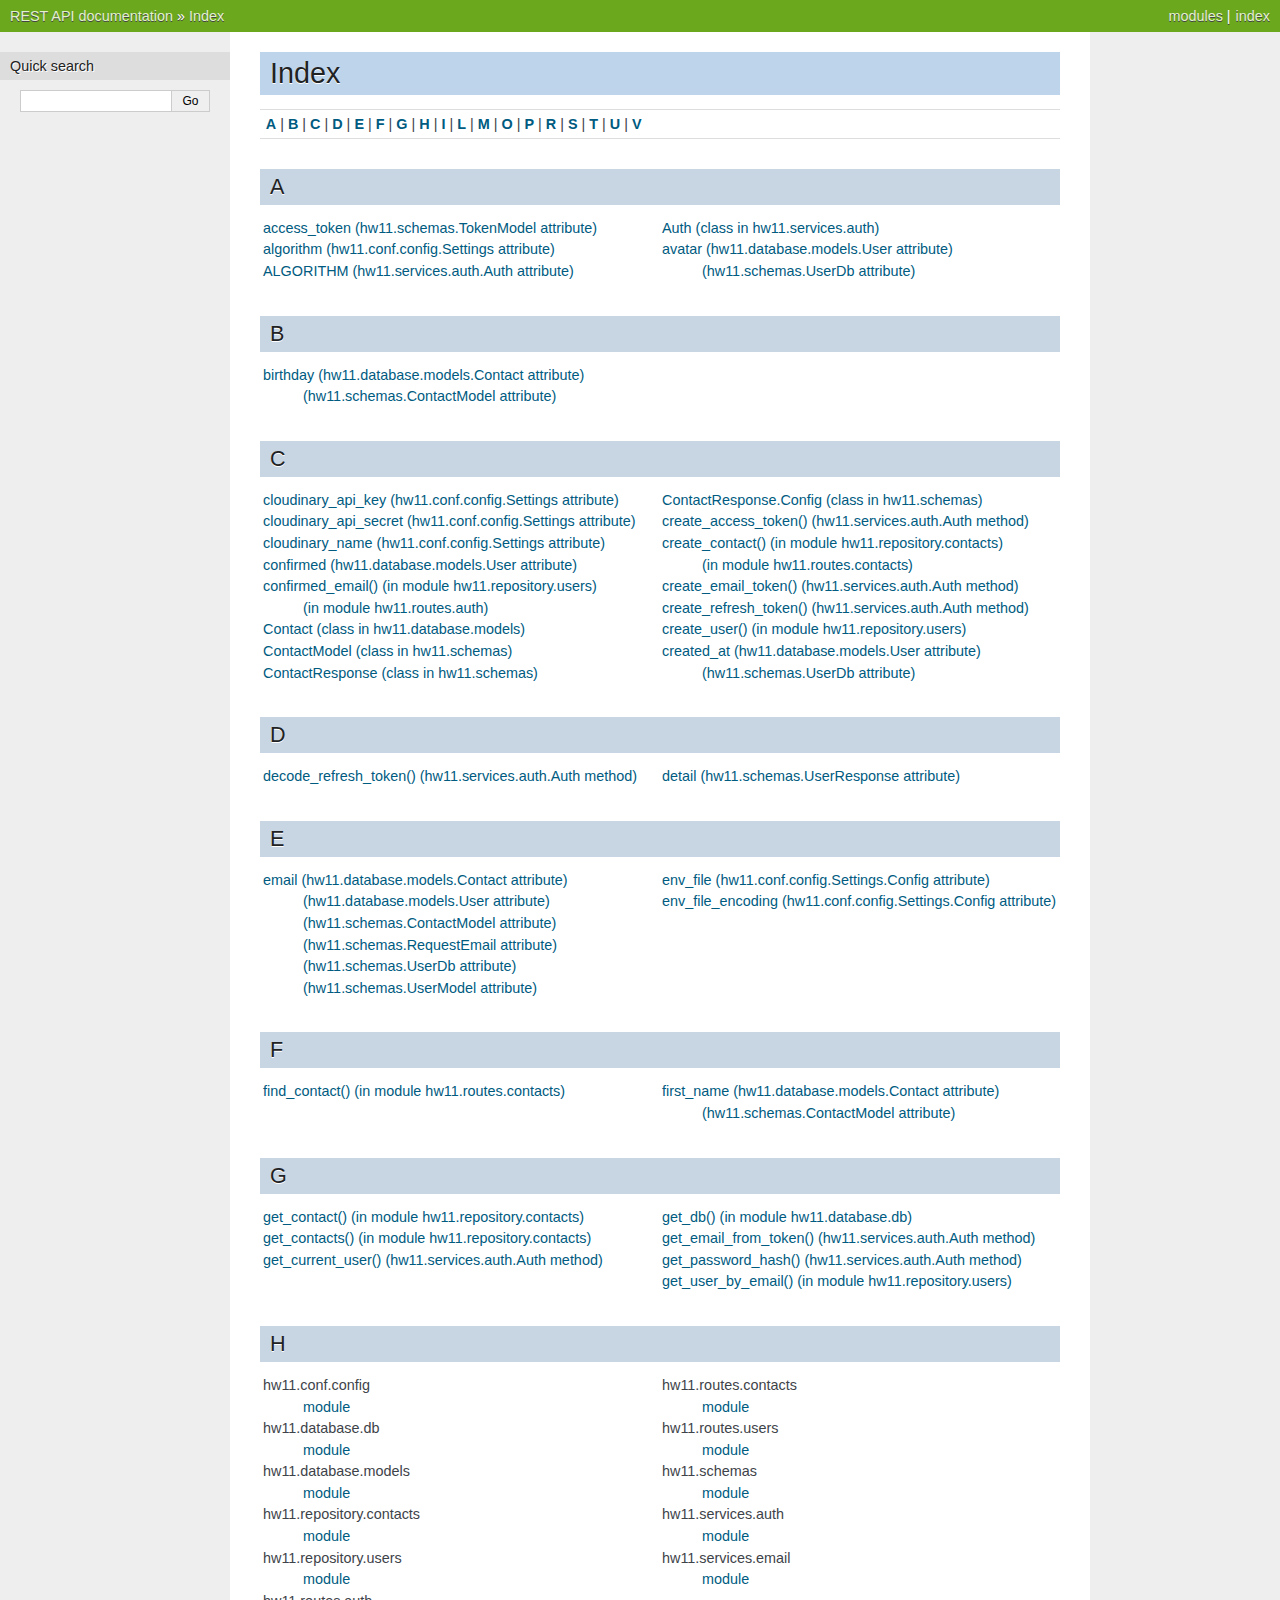
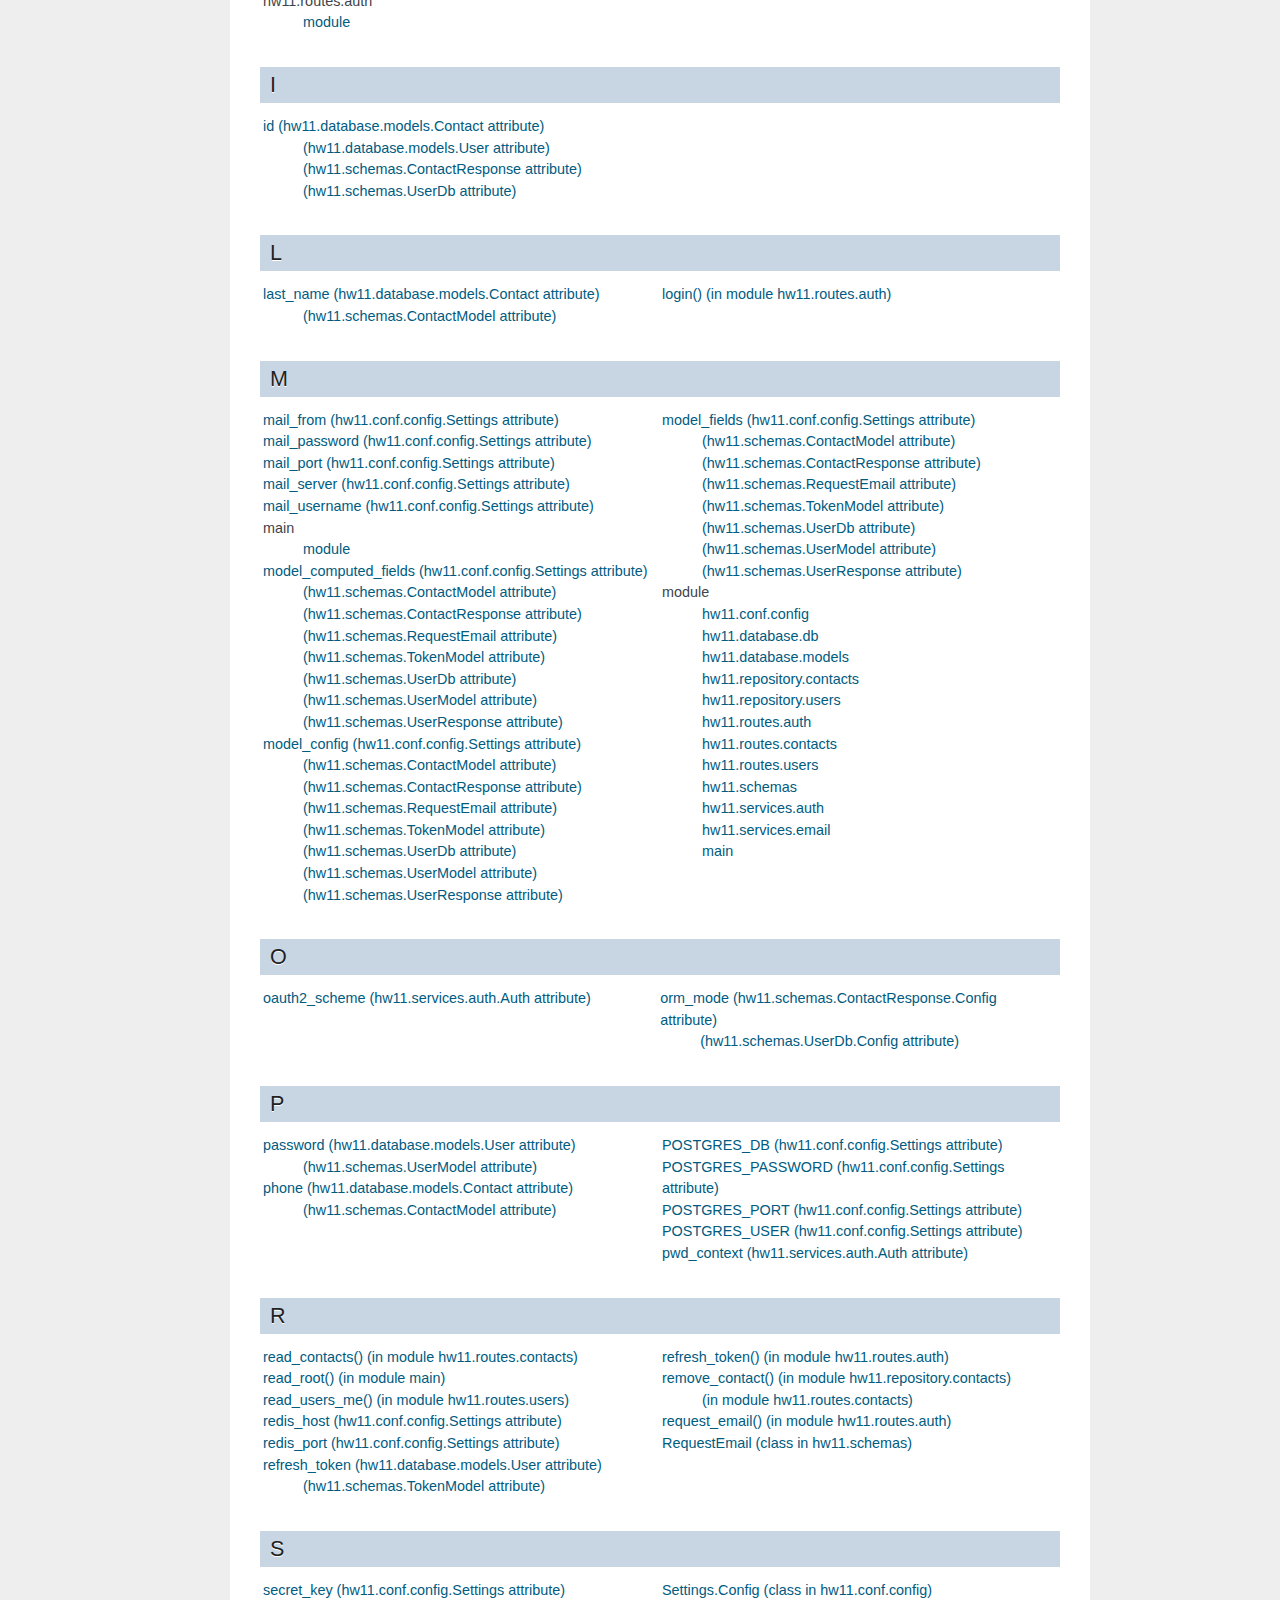
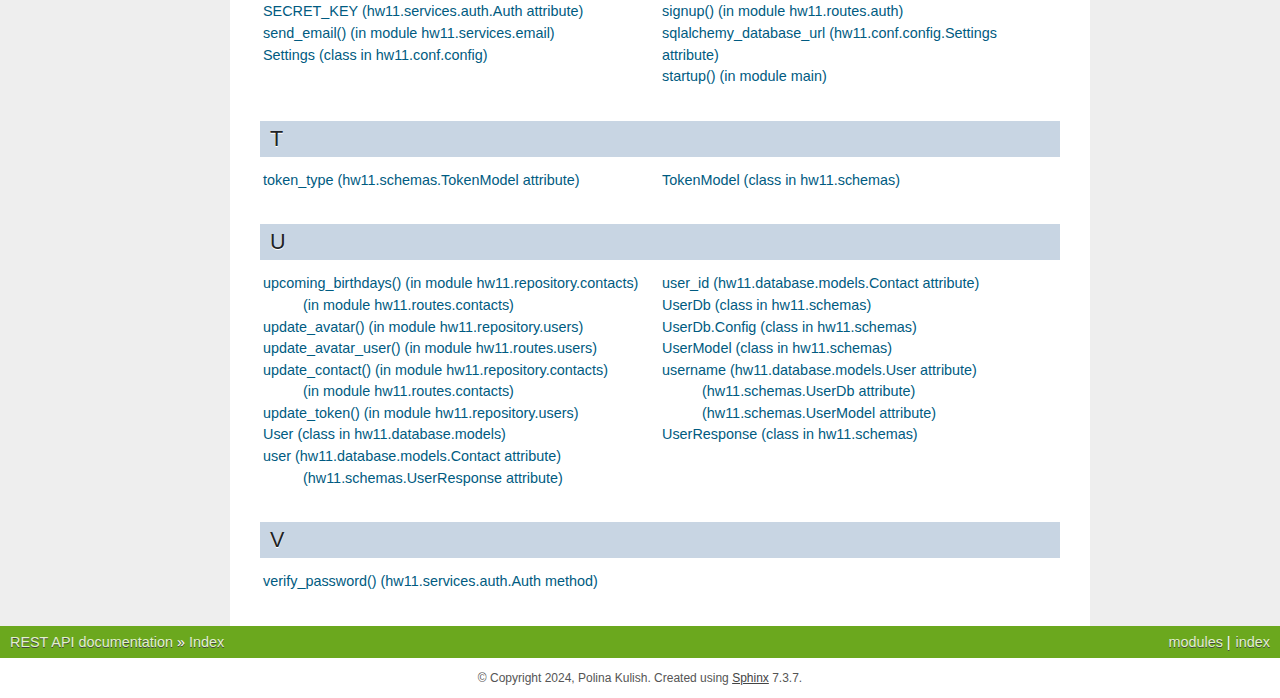
<file: hw13/docs/_build/html/genindex.html>
<!DOCTYPE html>

<html lang="en" data-content_root="./">
  <head>
    <meta charset="utf-8" />
    <meta name="viewport" content="width=device-width, initial-scale=1.0" />
    <title>Index &#8212; REST API  documentation</title>
    <link rel="stylesheet" type="text/css" href="_static/pygments.css?v=a746c00c" />
    <link rel="stylesheet" type="text/css" href="_static/nature.css?v=0f882399" />
    <script src="_static/documentation_options.js?v=5929fcd5"></script>
    <script src="_static/doctools.js?v=9a2dae69"></script>
    <script src="_static/sphinx_highlight.js?v=dc90522c"></script>
    <link rel="index" title="Index" href="#" />
    <link rel="search" title="Search" href="search.html" /> 
  </head><body>
    <div class="related" role="navigation" aria-label="related navigation">
      <h3>Navigation</h3>
      <ul>
        <li class="right" style="margin-right: 10px">
          <a href="#" title="General Index"
             accesskey="I">index</a></li>
        <li class="right" >
          <a href="py-modindex.html" title="Python Module Index"
             >modules</a> |</li>
        <li class="nav-item nav-item-0"><a href="index.html">REST API  documentation</a> &#187;</li>
        <li class="nav-item nav-item-this"><a href="">Index</a></li> 
      </ul>
    </div>  

    <div class="document">
      <div class="documentwrapper">
        <div class="bodywrapper">
          <div class="body" role="main">
            

<h1 id="index">Index</h1>

<div class="genindex-jumpbox">
 <a href="#A"><strong>A</strong></a>
 | <a href="#B"><strong>B</strong></a>
 | <a href="#C"><strong>C</strong></a>
 | <a href="#D"><strong>D</strong></a>
 | <a href="#E"><strong>E</strong></a>
 | <a href="#F"><strong>F</strong></a>
 | <a href="#G"><strong>G</strong></a>
 | <a href="#H"><strong>H</strong></a>
 | <a href="#I"><strong>I</strong></a>
 | <a href="#L"><strong>L</strong></a>
 | <a href="#M"><strong>M</strong></a>
 | <a href="#O"><strong>O</strong></a>
 | <a href="#P"><strong>P</strong></a>
 | <a href="#R"><strong>R</strong></a>
 | <a href="#S"><strong>S</strong></a>
 | <a href="#T"><strong>T</strong></a>
 | <a href="#U"><strong>U</strong></a>
 | <a href="#V"><strong>V</strong></a>
 
</div>
<h2 id="A">A</h2>
<table style="width: 100%" class="indextable genindextable"><tr>
  <td style="width: 33%; vertical-align: top;"><ul>
      <li><a href="index.html#hw11.schemas.TokenModel.access_token">access_token (hw11.schemas.TokenModel attribute)</a>
</li>
      <li><a href="index.html#hw11.conf.config.Settings.algorithm">algorithm (hw11.conf.config.Settings attribute)</a>
</li>
      <li><a href="index.html#hw11.services.auth.Auth.ALGORITHM">ALGORITHM (hw11.services.auth.Auth attribute)</a>
</li>
  </ul></td>
  <td style="width: 33%; vertical-align: top;"><ul>
      <li><a href="index.html#hw11.services.auth.Auth">Auth (class in hw11.services.auth)</a>
</li>
      <li><a href="index.html#hw11.database.models.User.avatar">avatar (hw11.database.models.User attribute)</a>

      <ul>
        <li><a href="index.html#hw11.schemas.UserDb.avatar">(hw11.schemas.UserDb attribute)</a>
</li>
      </ul></li>
  </ul></td>
</tr></table>

<h2 id="B">B</h2>
<table style="width: 100%" class="indextable genindextable"><tr>
  <td style="width: 33%; vertical-align: top;"><ul>
      <li><a href="index.html#hw11.database.models.Contact.birthday">birthday (hw11.database.models.Contact attribute)</a>

      <ul>
        <li><a href="index.html#hw11.schemas.ContactModel.birthday">(hw11.schemas.ContactModel attribute)</a>
</li>
      </ul></li>
  </ul></td>
</tr></table>

<h2 id="C">C</h2>
<table style="width: 100%" class="indextable genindextable"><tr>
  <td style="width: 33%; vertical-align: top;"><ul>
      <li><a href="index.html#hw11.conf.config.Settings.cloudinary_api_key">cloudinary_api_key (hw11.conf.config.Settings attribute)</a>
</li>
      <li><a href="index.html#hw11.conf.config.Settings.cloudinary_api_secret">cloudinary_api_secret (hw11.conf.config.Settings attribute)</a>
</li>
      <li><a href="index.html#hw11.conf.config.Settings.cloudinary_name">cloudinary_name (hw11.conf.config.Settings attribute)</a>
</li>
      <li><a href="index.html#hw11.database.models.User.confirmed">confirmed (hw11.database.models.User attribute)</a>
</li>
      <li><a href="index.html#hw11.repository.users.confirmed_email">confirmed_email() (in module hw11.repository.users)</a>

      <ul>
        <li><a href="index.html#hw11.routes.auth.confirmed_email">(in module hw11.routes.auth)</a>
</li>
      </ul></li>
      <li><a href="index.html#hw11.database.models.Contact">Contact (class in hw11.database.models)</a>
</li>
      <li><a href="index.html#hw11.schemas.ContactModel">ContactModel (class in hw11.schemas)</a>
</li>
      <li><a href="index.html#hw11.schemas.ContactResponse">ContactResponse (class in hw11.schemas)</a>
</li>
  </ul></td>
  <td style="width: 33%; vertical-align: top;"><ul>
      <li><a href="index.html#hw11.schemas.ContactResponse.Config">ContactResponse.Config (class in hw11.schemas)</a>
</li>
      <li><a href="index.html#hw11.services.auth.Auth.create_access_token">create_access_token() (hw11.services.auth.Auth method)</a>
</li>
      <li><a href="index.html#hw11.repository.contacts.create_contact">create_contact() (in module hw11.repository.contacts)</a>

      <ul>
        <li><a href="index.html#hw11.routes.contacts.create_contact">(in module hw11.routes.contacts)</a>
</li>
      </ul></li>
      <li><a href="index.html#hw11.services.auth.Auth.create_email_token">create_email_token() (hw11.services.auth.Auth method)</a>
</li>
      <li><a href="index.html#hw11.services.auth.Auth.create_refresh_token">create_refresh_token() (hw11.services.auth.Auth method)</a>
</li>
      <li><a href="index.html#hw11.repository.users.create_user">create_user() (in module hw11.repository.users)</a>
</li>
      <li><a href="index.html#hw11.database.models.User.created_at">created_at (hw11.database.models.User attribute)</a>

      <ul>
        <li><a href="index.html#hw11.schemas.UserDb.created_at">(hw11.schemas.UserDb attribute)</a>
</li>
      </ul></li>
  </ul></td>
</tr></table>

<h2 id="D">D</h2>
<table style="width: 100%" class="indextable genindextable"><tr>
  <td style="width: 33%; vertical-align: top;"><ul>
      <li><a href="index.html#hw11.services.auth.Auth.decode_refresh_token">decode_refresh_token() (hw11.services.auth.Auth method)</a>
</li>
  </ul></td>
  <td style="width: 33%; vertical-align: top;"><ul>
      <li><a href="index.html#hw11.schemas.UserResponse.detail">detail (hw11.schemas.UserResponse attribute)</a>
</li>
  </ul></td>
</tr></table>

<h2 id="E">E</h2>
<table style="width: 100%" class="indextable genindextable"><tr>
  <td style="width: 33%; vertical-align: top;"><ul>
      <li><a href="index.html#hw11.database.models.Contact.email">email (hw11.database.models.Contact attribute)</a>

      <ul>
        <li><a href="index.html#hw11.database.models.User.email">(hw11.database.models.User attribute)</a>
</li>
        <li><a href="index.html#hw11.schemas.ContactModel.email">(hw11.schemas.ContactModel attribute)</a>
</li>
        <li><a href="index.html#hw11.schemas.RequestEmail.email">(hw11.schemas.RequestEmail attribute)</a>
</li>
        <li><a href="index.html#hw11.schemas.UserDb.email">(hw11.schemas.UserDb attribute)</a>
</li>
        <li><a href="index.html#hw11.schemas.UserModel.email">(hw11.schemas.UserModel attribute)</a>
</li>
      </ul></li>
  </ul></td>
  <td style="width: 33%; vertical-align: top;"><ul>
      <li><a href="index.html#hw11.conf.config.Settings.Config.env_file">env_file (hw11.conf.config.Settings.Config attribute)</a>
</li>
      <li><a href="index.html#hw11.conf.config.Settings.Config.env_file_encoding">env_file_encoding (hw11.conf.config.Settings.Config attribute)</a>
</li>
  </ul></td>
</tr></table>

<h2 id="F">F</h2>
<table style="width: 100%" class="indextable genindextable"><tr>
  <td style="width: 33%; vertical-align: top;"><ul>
      <li><a href="index.html#hw11.routes.contacts.find_contact">find_contact() (in module hw11.routes.contacts)</a>
</li>
  </ul></td>
  <td style="width: 33%; vertical-align: top;"><ul>
      <li><a href="index.html#hw11.database.models.Contact.first_name">first_name (hw11.database.models.Contact attribute)</a>

      <ul>
        <li><a href="index.html#hw11.schemas.ContactModel.first_name">(hw11.schemas.ContactModel attribute)</a>
</li>
      </ul></li>
  </ul></td>
</tr></table>

<h2 id="G">G</h2>
<table style="width: 100%" class="indextable genindextable"><tr>
  <td style="width: 33%; vertical-align: top;"><ul>
      <li><a href="index.html#hw11.repository.contacts.get_contact">get_contact() (in module hw11.repository.contacts)</a>
</li>
      <li><a href="index.html#hw11.repository.contacts.get_contacts">get_contacts() (in module hw11.repository.contacts)</a>
</li>
      <li><a href="index.html#hw11.services.auth.Auth.get_current_user">get_current_user() (hw11.services.auth.Auth method)</a>
</li>
  </ul></td>
  <td style="width: 33%; vertical-align: top;"><ul>
      <li><a href="index.html#hw11.database.db.get_db">get_db() (in module hw11.database.db)</a>
</li>
      <li><a href="index.html#hw11.services.auth.Auth.get_email_from_token">get_email_from_token() (hw11.services.auth.Auth method)</a>
</li>
      <li><a href="index.html#hw11.services.auth.Auth.get_password_hash">get_password_hash() (hw11.services.auth.Auth method)</a>
</li>
      <li><a href="index.html#hw11.repository.users.get_user_by_email">get_user_by_email() (in module hw11.repository.users)</a>
</li>
  </ul></td>
</tr></table>

<h2 id="H">H</h2>
<table style="width: 100%" class="indextable genindextable"><tr>
  <td style="width: 33%; vertical-align: top;"><ul>
      <li>
    hw11.conf.config

      <ul>
        <li><a href="index.html#module-hw11.conf.config">module</a>
</li>
      </ul></li>
      <li>
    hw11.database.db

      <ul>
        <li><a href="index.html#module-hw11.database.db">module</a>
</li>
      </ul></li>
      <li>
    hw11.database.models

      <ul>
        <li><a href="index.html#module-hw11.database.models">module</a>
</li>
      </ul></li>
      <li>
    hw11.repository.contacts

      <ul>
        <li><a href="index.html#module-hw11.repository.contacts">module</a>
</li>
      </ul></li>
      <li>
    hw11.repository.users

      <ul>
        <li><a href="index.html#module-hw11.repository.users">module</a>
</li>
      </ul></li>
      <li>
    hw11.routes.auth

      <ul>
        <li><a href="index.html#module-hw11.routes.auth">module</a>
</li>
      </ul></li>
  </ul></td>
  <td style="width: 33%; vertical-align: top;"><ul>
      <li>
    hw11.routes.contacts

      <ul>
        <li><a href="index.html#module-hw11.routes.contacts">module</a>
</li>
      </ul></li>
      <li>
    hw11.routes.users

      <ul>
        <li><a href="index.html#module-hw11.routes.users">module</a>
</li>
      </ul></li>
      <li>
    hw11.schemas

      <ul>
        <li><a href="index.html#module-hw11.schemas">module</a>
</li>
      </ul></li>
      <li>
    hw11.services.auth

      <ul>
        <li><a href="index.html#module-hw11.services.auth">module</a>
</li>
      </ul></li>
      <li>
    hw11.services.email

      <ul>
        <li><a href="index.html#module-hw11.services.email">module</a>
</li>
      </ul></li>
  </ul></td>
</tr></table>

<h2 id="I">I</h2>
<table style="width: 100%" class="indextable genindextable"><tr>
  <td style="width: 33%; vertical-align: top;"><ul>
      <li><a href="index.html#hw11.database.models.Contact.id">id (hw11.database.models.Contact attribute)</a>

      <ul>
        <li><a href="index.html#hw11.database.models.User.id">(hw11.database.models.User attribute)</a>
</li>
        <li><a href="index.html#hw11.schemas.ContactResponse.id">(hw11.schemas.ContactResponse attribute)</a>
</li>
        <li><a href="index.html#hw11.schemas.UserDb.id">(hw11.schemas.UserDb attribute)</a>
</li>
      </ul></li>
  </ul></td>
</tr></table>

<h2 id="L">L</h2>
<table style="width: 100%" class="indextable genindextable"><tr>
  <td style="width: 33%; vertical-align: top;"><ul>
      <li><a href="index.html#hw11.database.models.Contact.last_name">last_name (hw11.database.models.Contact attribute)</a>

      <ul>
        <li><a href="index.html#hw11.schemas.ContactModel.last_name">(hw11.schemas.ContactModel attribute)</a>
</li>
      </ul></li>
  </ul></td>
  <td style="width: 33%; vertical-align: top;"><ul>
      <li><a href="index.html#hw11.routes.auth.login">login() (in module hw11.routes.auth)</a>
</li>
  </ul></td>
</tr></table>

<h2 id="M">M</h2>
<table style="width: 100%" class="indextable genindextable"><tr>
  <td style="width: 33%; vertical-align: top;"><ul>
      <li><a href="index.html#hw11.conf.config.Settings.mail_from">mail_from (hw11.conf.config.Settings attribute)</a>
</li>
      <li><a href="index.html#hw11.conf.config.Settings.mail_password">mail_password (hw11.conf.config.Settings attribute)</a>
</li>
      <li><a href="index.html#hw11.conf.config.Settings.mail_port">mail_port (hw11.conf.config.Settings attribute)</a>
</li>
      <li><a href="index.html#hw11.conf.config.Settings.mail_server">mail_server (hw11.conf.config.Settings attribute)</a>
</li>
      <li><a href="index.html#hw11.conf.config.Settings.mail_username">mail_username (hw11.conf.config.Settings attribute)</a>
</li>
      <li>
    main

      <ul>
        <li><a href="index.html#module-main">module</a>
</li>
      </ul></li>
      <li><a href="index.html#hw11.conf.config.Settings.model_computed_fields">model_computed_fields (hw11.conf.config.Settings attribute)</a>

      <ul>
        <li><a href="index.html#hw11.schemas.ContactModel.model_computed_fields">(hw11.schemas.ContactModel attribute)</a>
</li>
        <li><a href="index.html#hw11.schemas.ContactResponse.model_computed_fields">(hw11.schemas.ContactResponse attribute)</a>
</li>
        <li><a href="index.html#hw11.schemas.RequestEmail.model_computed_fields">(hw11.schemas.RequestEmail attribute)</a>
</li>
        <li><a href="index.html#hw11.schemas.TokenModel.model_computed_fields">(hw11.schemas.TokenModel attribute)</a>
</li>
        <li><a href="index.html#hw11.schemas.UserDb.model_computed_fields">(hw11.schemas.UserDb attribute)</a>
</li>
        <li><a href="index.html#hw11.schemas.UserModel.model_computed_fields">(hw11.schemas.UserModel attribute)</a>
</li>
        <li><a href="index.html#hw11.schemas.UserResponse.model_computed_fields">(hw11.schemas.UserResponse attribute)</a>
</li>
      </ul></li>
      <li><a href="index.html#hw11.conf.config.Settings.model_config">model_config (hw11.conf.config.Settings attribute)</a>

      <ul>
        <li><a href="index.html#hw11.schemas.ContactModel.model_config">(hw11.schemas.ContactModel attribute)</a>
</li>
        <li><a href="index.html#hw11.schemas.ContactResponse.model_config">(hw11.schemas.ContactResponse attribute)</a>
</li>
        <li><a href="index.html#hw11.schemas.RequestEmail.model_config">(hw11.schemas.RequestEmail attribute)</a>
</li>
        <li><a href="index.html#hw11.schemas.TokenModel.model_config">(hw11.schemas.TokenModel attribute)</a>
</li>
        <li><a href="index.html#hw11.schemas.UserDb.model_config">(hw11.schemas.UserDb attribute)</a>
</li>
        <li><a href="index.html#hw11.schemas.UserModel.model_config">(hw11.schemas.UserModel attribute)</a>
</li>
        <li><a href="index.html#hw11.schemas.UserResponse.model_config">(hw11.schemas.UserResponse attribute)</a>
</li>
      </ul></li>
  </ul></td>
  <td style="width: 33%; vertical-align: top;"><ul>
      <li><a href="index.html#hw11.conf.config.Settings.model_fields">model_fields (hw11.conf.config.Settings attribute)</a>

      <ul>
        <li><a href="index.html#hw11.schemas.ContactModel.model_fields">(hw11.schemas.ContactModel attribute)</a>
</li>
        <li><a href="index.html#hw11.schemas.ContactResponse.model_fields">(hw11.schemas.ContactResponse attribute)</a>
</li>
        <li><a href="index.html#hw11.schemas.RequestEmail.model_fields">(hw11.schemas.RequestEmail attribute)</a>
</li>
        <li><a href="index.html#hw11.schemas.TokenModel.model_fields">(hw11.schemas.TokenModel attribute)</a>
</li>
        <li><a href="index.html#hw11.schemas.UserDb.model_fields">(hw11.schemas.UserDb attribute)</a>
</li>
        <li><a href="index.html#hw11.schemas.UserModel.model_fields">(hw11.schemas.UserModel attribute)</a>
</li>
        <li><a href="index.html#hw11.schemas.UserResponse.model_fields">(hw11.schemas.UserResponse attribute)</a>
</li>
      </ul></li>
      <li>
    module

      <ul>
        <li><a href="index.html#module-hw11.conf.config">hw11.conf.config</a>
</li>
        <li><a href="index.html#module-hw11.database.db">hw11.database.db</a>
</li>
        <li><a href="index.html#module-hw11.database.models">hw11.database.models</a>
</li>
        <li><a href="index.html#module-hw11.repository.contacts">hw11.repository.contacts</a>
</li>
        <li><a href="index.html#module-hw11.repository.users">hw11.repository.users</a>
</li>
        <li><a href="index.html#module-hw11.routes.auth">hw11.routes.auth</a>
</li>
        <li><a href="index.html#module-hw11.routes.contacts">hw11.routes.contacts</a>
</li>
        <li><a href="index.html#module-hw11.routes.users">hw11.routes.users</a>
</li>
        <li><a href="index.html#module-hw11.schemas">hw11.schemas</a>
</li>
        <li><a href="index.html#module-hw11.services.auth">hw11.services.auth</a>
</li>
        <li><a href="index.html#module-hw11.services.email">hw11.services.email</a>
</li>
        <li><a href="index.html#module-main">main</a>
</li>
      </ul></li>
  </ul></td>
</tr></table>

<h2 id="O">O</h2>
<table style="width: 100%" class="indextable genindextable"><tr>
  <td style="width: 33%; vertical-align: top;"><ul>
      <li><a href="index.html#hw11.services.auth.Auth.oauth2_scheme">oauth2_scheme (hw11.services.auth.Auth attribute)</a>
</li>
  </ul></td>
  <td style="width: 33%; vertical-align: top;"><ul>
      <li><a href="index.html#hw11.schemas.ContactResponse.Config.orm_mode">orm_mode (hw11.schemas.ContactResponse.Config attribute)</a>

      <ul>
        <li><a href="index.html#hw11.schemas.UserDb.Config.orm_mode">(hw11.schemas.UserDb.Config attribute)</a>
</li>
      </ul></li>
  </ul></td>
</tr></table>

<h2 id="P">P</h2>
<table style="width: 100%" class="indextable genindextable"><tr>
  <td style="width: 33%; vertical-align: top;"><ul>
      <li><a href="index.html#hw11.database.models.User.password">password (hw11.database.models.User attribute)</a>

      <ul>
        <li><a href="index.html#hw11.schemas.UserModel.password">(hw11.schemas.UserModel attribute)</a>
</li>
      </ul></li>
      <li><a href="index.html#hw11.database.models.Contact.phone">phone (hw11.database.models.Contact attribute)</a>

      <ul>
        <li><a href="index.html#hw11.schemas.ContactModel.phone">(hw11.schemas.ContactModel attribute)</a>
</li>
      </ul></li>
  </ul></td>
  <td style="width: 33%; vertical-align: top;"><ul>
      <li><a href="index.html#hw11.conf.config.Settings.POSTGRES_DB">POSTGRES_DB (hw11.conf.config.Settings attribute)</a>
</li>
      <li><a href="index.html#hw11.conf.config.Settings.POSTGRES_PASSWORD">POSTGRES_PASSWORD (hw11.conf.config.Settings attribute)</a>
</li>
      <li><a href="index.html#hw11.conf.config.Settings.POSTGRES_PORT">POSTGRES_PORT (hw11.conf.config.Settings attribute)</a>
</li>
      <li><a href="index.html#hw11.conf.config.Settings.POSTGRES_USER">POSTGRES_USER (hw11.conf.config.Settings attribute)</a>
</li>
      <li><a href="index.html#hw11.services.auth.Auth.pwd_context">pwd_context (hw11.services.auth.Auth attribute)</a>
</li>
  </ul></td>
</tr></table>

<h2 id="R">R</h2>
<table style="width: 100%" class="indextable genindextable"><tr>
  <td style="width: 33%; vertical-align: top;"><ul>
      <li><a href="index.html#hw11.routes.contacts.read_contacts">read_contacts() (in module hw11.routes.contacts)</a>
</li>
      <li><a href="index.html#main.read_root">read_root() (in module main)</a>
</li>
      <li><a href="index.html#hw11.routes.users.read_users_me">read_users_me() (in module hw11.routes.users)</a>
</li>
      <li><a href="index.html#hw11.conf.config.Settings.redis_host">redis_host (hw11.conf.config.Settings attribute)</a>
</li>
      <li><a href="index.html#hw11.conf.config.Settings.redis_port">redis_port (hw11.conf.config.Settings attribute)</a>
</li>
      <li><a href="index.html#hw11.database.models.User.refresh_token">refresh_token (hw11.database.models.User attribute)</a>

      <ul>
        <li><a href="index.html#hw11.schemas.TokenModel.refresh_token">(hw11.schemas.TokenModel attribute)</a>
</li>
      </ul></li>
  </ul></td>
  <td style="width: 33%; vertical-align: top;"><ul>
      <li><a href="index.html#hw11.routes.auth.refresh_token">refresh_token() (in module hw11.routes.auth)</a>
</li>
      <li><a href="index.html#hw11.repository.contacts.remove_contact">remove_contact() (in module hw11.repository.contacts)</a>

      <ul>
        <li><a href="index.html#hw11.routes.contacts.remove_contact">(in module hw11.routes.contacts)</a>
</li>
      </ul></li>
      <li><a href="index.html#hw11.routes.auth.request_email">request_email() (in module hw11.routes.auth)</a>
</li>
      <li><a href="index.html#hw11.schemas.RequestEmail">RequestEmail (class in hw11.schemas)</a>
</li>
  </ul></td>
</tr></table>

<h2 id="S">S</h2>
<table style="width: 100%" class="indextable genindextable"><tr>
  <td style="width: 33%; vertical-align: top;"><ul>
      <li><a href="index.html#hw11.conf.config.Settings.secret_key">secret_key (hw11.conf.config.Settings attribute)</a>
</li>
      <li><a href="index.html#hw11.services.auth.Auth.SECRET_KEY">SECRET_KEY (hw11.services.auth.Auth attribute)</a>
</li>
      <li><a href="index.html#hw11.services.email.send_email">send_email() (in module hw11.services.email)</a>
</li>
      <li><a href="index.html#hw11.conf.config.Settings">Settings (class in hw11.conf.config)</a>
</li>
  </ul></td>
  <td style="width: 33%; vertical-align: top;"><ul>
      <li><a href="index.html#hw11.conf.config.Settings.Config">Settings.Config (class in hw11.conf.config)</a>
</li>
      <li><a href="index.html#hw11.routes.auth.signup">signup() (in module hw11.routes.auth)</a>
</li>
      <li><a href="index.html#hw11.conf.config.Settings.sqlalchemy_database_url">sqlalchemy_database_url (hw11.conf.config.Settings attribute)</a>
</li>
      <li><a href="index.html#main.startup">startup() (in module main)</a>
</li>
  </ul></td>
</tr></table>

<h2 id="T">T</h2>
<table style="width: 100%" class="indextable genindextable"><tr>
  <td style="width: 33%; vertical-align: top;"><ul>
      <li><a href="index.html#hw11.schemas.TokenModel.token_type">token_type (hw11.schemas.TokenModel attribute)</a>
</li>
  </ul></td>
  <td style="width: 33%; vertical-align: top;"><ul>
      <li><a href="index.html#hw11.schemas.TokenModel">TokenModel (class in hw11.schemas)</a>
</li>
  </ul></td>
</tr></table>

<h2 id="U">U</h2>
<table style="width: 100%" class="indextable genindextable"><tr>
  <td style="width: 33%; vertical-align: top;"><ul>
      <li><a href="index.html#hw11.repository.contacts.upcoming_birthdays">upcoming_birthdays() (in module hw11.repository.contacts)</a>

      <ul>
        <li><a href="index.html#hw11.routes.contacts.upcoming_birthdays">(in module hw11.routes.contacts)</a>
</li>
      </ul></li>
      <li><a href="index.html#hw11.repository.users.update_avatar">update_avatar() (in module hw11.repository.users)</a>
</li>
      <li><a href="index.html#hw11.routes.users.update_avatar_user">update_avatar_user() (in module hw11.routes.users)</a>
</li>
      <li><a href="index.html#hw11.repository.contacts.update_contact">update_contact() (in module hw11.repository.contacts)</a>

      <ul>
        <li><a href="index.html#hw11.routes.contacts.update_contact">(in module hw11.routes.contacts)</a>
</li>
      </ul></li>
      <li><a href="index.html#hw11.repository.users.update_token">update_token() (in module hw11.repository.users)</a>
</li>
      <li><a href="index.html#hw11.database.models.User">User (class in hw11.database.models)</a>
</li>
      <li><a href="index.html#hw11.database.models.Contact.user">user (hw11.database.models.Contact attribute)</a>

      <ul>
        <li><a href="index.html#hw11.schemas.UserResponse.user">(hw11.schemas.UserResponse attribute)</a>
</li>
      </ul></li>
  </ul></td>
  <td style="width: 33%; vertical-align: top;"><ul>
      <li><a href="index.html#hw11.database.models.Contact.user_id">user_id (hw11.database.models.Contact attribute)</a>
</li>
      <li><a href="index.html#hw11.schemas.UserDb">UserDb (class in hw11.schemas)</a>
</li>
      <li><a href="index.html#hw11.schemas.UserDb.Config">UserDb.Config (class in hw11.schemas)</a>
</li>
      <li><a href="index.html#hw11.schemas.UserModel">UserModel (class in hw11.schemas)</a>
</li>
      <li><a href="index.html#hw11.database.models.User.username">username (hw11.database.models.User attribute)</a>

      <ul>
        <li><a href="index.html#hw11.schemas.UserDb.username">(hw11.schemas.UserDb attribute)</a>
</li>
        <li><a href="index.html#hw11.schemas.UserModel.username">(hw11.schemas.UserModel attribute)</a>
</li>
      </ul></li>
      <li><a href="index.html#hw11.schemas.UserResponse">UserResponse (class in hw11.schemas)</a>
</li>
  </ul></td>
</tr></table>

<h2 id="V">V</h2>
<table style="width: 100%" class="indextable genindextable"><tr>
  <td style="width: 33%; vertical-align: top;"><ul>
      <li><a href="index.html#hw11.services.auth.Auth.verify_password">verify_password() (hw11.services.auth.Auth method)</a>
</li>
  </ul></td>
</tr></table>



            <div class="clearer"></div>
          </div>
        </div>
      </div>
      <div class="sphinxsidebar" role="navigation" aria-label="main navigation">
        <div class="sphinxsidebarwrapper">
<search id="searchbox" style="display: none" role="search">
  <h3 id="searchlabel">Quick search</h3>
    <div class="searchformwrapper">
    <form class="search" action="search.html" method="get">
      <input type="text" name="q" aria-labelledby="searchlabel" autocomplete="off" autocorrect="off" autocapitalize="off" spellcheck="false"/>
      <input type="submit" value="Go" />
    </form>
    </div>
</search>
<script>document.getElementById('searchbox').style.display = "block"</script>
        </div>
      </div>
      <div class="clearer"></div>
    </div>
    <div class="related" role="navigation" aria-label="related navigation">
      <h3>Navigation</h3>
      <ul>
        <li class="right" style="margin-right: 10px">
          <a href="#" title="General Index"
             >index</a></li>
        <li class="right" >
          <a href="py-modindex.html" title="Python Module Index"
             >modules</a> |</li>
        <li class="nav-item nav-item-0"><a href="index.html">REST API  documentation</a> &#187;</li>
        <li class="nav-item nav-item-this"><a href="">Index</a></li> 
      </ul>
    </div>
    <div class="footer" role="contentinfo">
    &#169; Copyright 2024, Polina Kulish.
      Created using <a href="https://www.sphinx-doc.org/">Sphinx</a> 7.3.7.
    </div>
  </body>
</html>
</file>
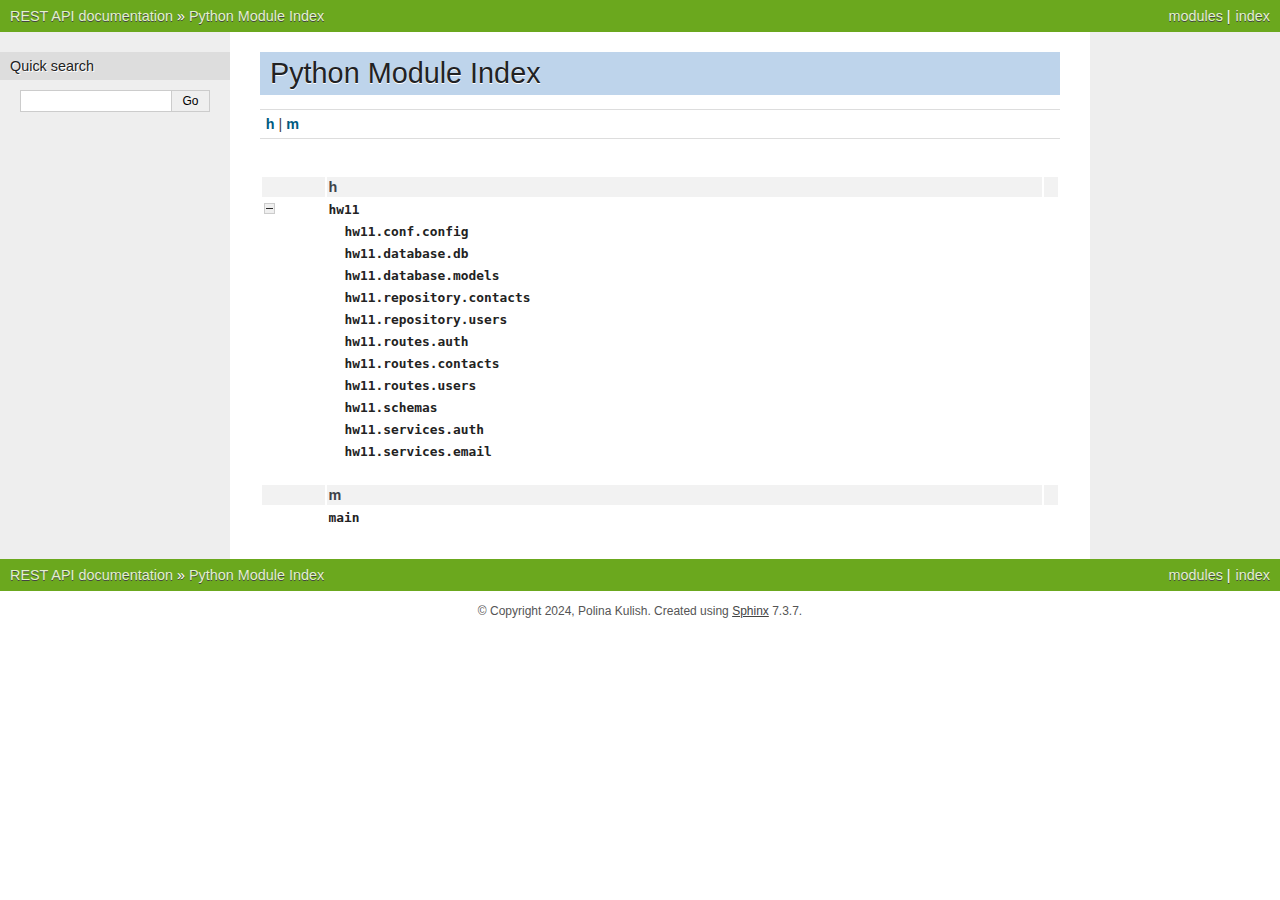
<file: hw13/docs/_build/html/py-modindex.html>
<!DOCTYPE html>

<html lang="en" data-content_root="./">
  <head>
    <meta charset="utf-8" />
    <meta name="viewport" content="width=device-width, initial-scale=1.0" />
    <title>Python Module Index &#8212; REST API  documentation</title>
    <link rel="stylesheet" type="text/css" href="_static/pygments.css?v=a746c00c" />
    <link rel="stylesheet" type="text/css" href="_static/nature.css?v=0f882399" />
    <script src="_static/documentation_options.js?v=5929fcd5"></script>
    <script src="_static/doctools.js?v=9a2dae69"></script>
    <script src="_static/sphinx_highlight.js?v=dc90522c"></script>
    <link rel="index" title="Index" href="genindex.html" />
    <link rel="search" title="Search" href="search.html" />
 


  </head><body>
    <div class="related" role="navigation" aria-label="related navigation">
      <h3>Navigation</h3>
      <ul>
        <li class="right" style="margin-right: 10px">
          <a href="genindex.html" title="General Index"
             accesskey="I">index</a></li>
        <li class="right" >
          <a href="#" title="Python Module Index"
             >modules</a> |</li>
        <li class="nav-item nav-item-0"><a href="index.html">REST API  documentation</a> &#187;</li>
        <li class="nav-item nav-item-this"><a href="">Python Module Index</a></li> 
      </ul>
    </div>  

    <div class="document">
      <div class="documentwrapper">
        <div class="bodywrapper">
          <div class="body" role="main">
            

   <h1>Python Module Index</h1>

   <div class="modindex-jumpbox">
   <a href="#cap-h"><strong>h</strong></a> | 
   <a href="#cap-m"><strong>m</strong></a>
   </div>

   <table class="indextable modindextable">
     <tr class="pcap"><td></td><td>&#160;</td><td></td></tr>
     <tr class="cap" id="cap-h"><td></td><td>
       <strong>h</strong></td><td></td></tr>
     <tr>
       <td><img src="_static/minus.png" class="toggler"
              id="toggle-1" style="display: none" alt="-" /></td>
       <td>
       <code class="xref">hw11</code></td><td>
       <em></em></td></tr>
     <tr class="cg-1">
       <td></td>
       <td>&#160;&#160;&#160;
       <a href="index.html#module-hw11.conf.config"><code class="xref">hw11.conf.config</code></a></td><td>
       <em></em></td></tr>
     <tr class="cg-1">
       <td></td>
       <td>&#160;&#160;&#160;
       <a href="index.html#module-hw11.database.db"><code class="xref">hw11.database.db</code></a></td><td>
       <em></em></td></tr>
     <tr class="cg-1">
       <td></td>
       <td>&#160;&#160;&#160;
       <a href="index.html#module-hw11.database.models"><code class="xref">hw11.database.models</code></a></td><td>
       <em></em></td></tr>
     <tr class="cg-1">
       <td></td>
       <td>&#160;&#160;&#160;
       <a href="index.html#module-hw11.repository.contacts"><code class="xref">hw11.repository.contacts</code></a></td><td>
       <em></em></td></tr>
     <tr class="cg-1">
       <td></td>
       <td>&#160;&#160;&#160;
       <a href="index.html#module-hw11.repository.users"><code class="xref">hw11.repository.users</code></a></td><td>
       <em></em></td></tr>
     <tr class="cg-1">
       <td></td>
       <td>&#160;&#160;&#160;
       <a href="index.html#module-hw11.routes.auth"><code class="xref">hw11.routes.auth</code></a></td><td>
       <em></em></td></tr>
     <tr class="cg-1">
       <td></td>
       <td>&#160;&#160;&#160;
       <a href="index.html#module-hw11.routes.contacts"><code class="xref">hw11.routes.contacts</code></a></td><td>
       <em></em></td></tr>
     <tr class="cg-1">
       <td></td>
       <td>&#160;&#160;&#160;
       <a href="index.html#module-hw11.routes.users"><code class="xref">hw11.routes.users</code></a></td><td>
       <em></em></td></tr>
     <tr class="cg-1">
       <td></td>
       <td>&#160;&#160;&#160;
       <a href="index.html#module-hw11.schemas"><code class="xref">hw11.schemas</code></a></td><td>
       <em></em></td></tr>
     <tr class="cg-1">
       <td></td>
       <td>&#160;&#160;&#160;
       <a href="index.html#module-hw11.services.auth"><code class="xref">hw11.services.auth</code></a></td><td>
       <em></em></td></tr>
     <tr class="cg-1">
       <td></td>
       <td>&#160;&#160;&#160;
       <a href="index.html#module-hw11.services.email"><code class="xref">hw11.services.email</code></a></td><td>
       <em></em></td></tr>
     <tr class="pcap"><td></td><td>&#160;</td><td></td></tr>
     <tr class="cap" id="cap-m"><td></td><td>
       <strong>m</strong></td><td></td></tr>
     <tr>
       <td></td>
       <td>
       <a href="index.html#module-main"><code class="xref">main</code></a></td><td>
       <em></em></td></tr>
   </table>


            <div class="clearer"></div>
          </div>
        </div>
      </div>
      <div class="sphinxsidebar" role="navigation" aria-label="main navigation">
        <div class="sphinxsidebarwrapper">
<search id="searchbox" style="display: none" role="search">
  <h3 id="searchlabel">Quick search</h3>
    <div class="searchformwrapper">
    <form class="search" action="search.html" method="get">
      <input type="text" name="q" aria-labelledby="searchlabel" autocomplete="off" autocorrect="off" autocapitalize="off" spellcheck="false"/>
      <input type="submit" value="Go" />
    </form>
    </div>
</search>
<script>document.getElementById('searchbox').style.display = "block"</script>
        </div>
      </div>
      <div class="clearer"></div>
    </div>
    <div class="related" role="navigation" aria-label="related navigation">
      <h3>Navigation</h3>
      <ul>
        <li class="right" style="margin-right: 10px">
          <a href="genindex.html" title="General Index"
             >index</a></li>
        <li class="right" >
          <a href="#" title="Python Module Index"
             >modules</a> |</li>
        <li class="nav-item nav-item-0"><a href="index.html">REST API  documentation</a> &#187;</li>
        <li class="nav-item nav-item-this"><a href="">Python Module Index</a></li> 
      </ul>
    </div>
    <div class="footer" role="contentinfo">
    &#169; Copyright 2024, Polina Kulish.
      Created using <a href="https://www.sphinx-doc.org/">Sphinx</a> 7.3.7.
    </div>
  </body>
</html>
</file>
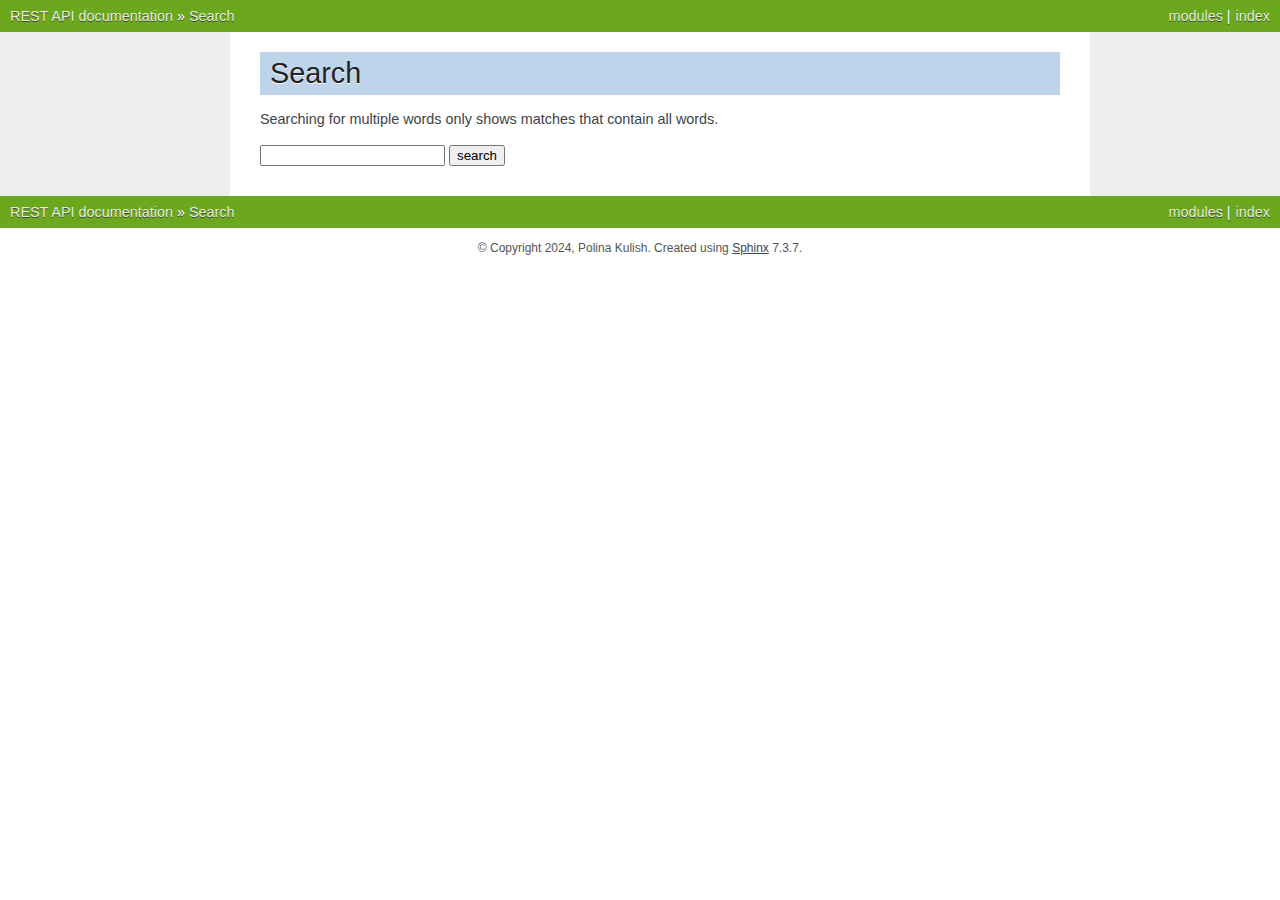
<file: hw13/docs/_build/html/search.html>
<!DOCTYPE html>

<html lang="en" data-content_root="./">
  <head>
    <meta charset="utf-8" />
    <meta name="viewport" content="width=device-width, initial-scale=1.0" />
    <title>Search &#8212; REST API  documentation</title>
    <link rel="stylesheet" type="text/css" href="_static/pygments.css?v=a746c00c" />
    <link rel="stylesheet" type="text/css" href="_static/nature.css?v=0f882399" />
    
    <script src="_static/documentation_options.js?v=5929fcd5"></script>
    <script src="_static/doctools.js?v=9a2dae69"></script>
    <script src="_static/sphinx_highlight.js?v=dc90522c"></script>
    <script src="_static/searchtools.js"></script>
    <script src="_static/language_data.js"></script>
    <link rel="index" title="Index" href="genindex.html" />
    <link rel="search" title="Search" href="#" />
    <script src="searchindex.js" defer="defer"></script>
    <meta name="robots" content="noindex" />
     

  </head><body>
    <div class="related" role="navigation" aria-label="related navigation">
      <h3>Navigation</h3>
      <ul>
        <li class="right" style="margin-right: 10px">
          <a href="genindex.html" title="General Index"
             accesskey="I">index</a></li>
        <li class="right" >
          <a href="py-modindex.html" title="Python Module Index"
             >modules</a> |</li>
        <li class="nav-item nav-item-0"><a href="index.html">REST API  documentation</a> &#187;</li>
        <li class="nav-item nav-item-this"><a href="">Search</a></li> 
      </ul>
    </div>  

    <div class="document">
      <div class="documentwrapper">
        <div class="bodywrapper">
          <div class="body" role="main">
            
  <h1 id="search-documentation">Search</h1>
  
  <noscript>
  <div class="admonition warning">
  <p>
    Please activate JavaScript to enable the search
    functionality.
  </p>
  </div>
  </noscript>
  
  
  <p>
    Searching for multiple words only shows matches that contain
    all words.
  </p>
  
  
  <form action="" method="get">
    <input type="text" name="q" aria-labelledby="search-documentation" value="" autocomplete="off" autocorrect="off" autocapitalize="off" spellcheck="false"/>
    <input type="submit" value="search" />
    <span id="search-progress" style="padding-left: 10px"></span>
  </form>
  
  
  <div id="search-results"></div>
  

            <div class="clearer"></div>
          </div>
        </div>
      </div>
      <div class="sphinxsidebar" role="navigation" aria-label="main navigation">
        <div class="sphinxsidebarwrapper">
        </div>
      </div>
      <div class="clearer"></div>
    </div>
    <div class="related" role="navigation" aria-label="related navigation">
      <h3>Navigation</h3>
      <ul>
        <li class="right" style="margin-right: 10px">
          <a href="genindex.html" title="General Index"
             >index</a></li>
        <li class="right" >
          <a href="py-modindex.html" title="Python Module Index"
             >modules</a> |</li>
        <li class="nav-item nav-item-0"><a href="index.html">REST API  documentation</a> &#187;</li>
        <li class="nav-item nav-item-this"><a href="">Search</a></li> 
      </ul>
    </div>
    <div class="footer" role="contentinfo">
    &#169; Copyright 2024, Polina Kulish.
      Created using <a href="https://www.sphinx-doc.org/">Sphinx</a> 7.3.7.
    </div>
  </body>
</html>
</file>
<file: hw13/docs/_build/html/_static/pygments.css>
pre { line-height: 125%; }
td.linenos .normal { color: inherit; background-color: transparent; padding-left: 5px; padding-right: 5px; }
span.linenos { color: inherit; background-color: transparent; padding-left: 5px; padding-right: 5px; }
td.linenos .special { color: #000000; background-color: #ffffc0; padding-left: 5px; padding-right: 5px; }
span.linenos.special { color: #000000; background-color: #ffffc0; padding-left: 5px; padding-right: 5px; }
.highlight .hll { background-color: #ffffcc }
.highlight { background: #f8f8f8; }
.highlight .c { color: #8f5902; font-style: italic } /* Comment */
.highlight .err { color: #a40000; border: 1px solid #ef2929 } /* Error */
.highlight .g { color: #000000 } /* Generic */
.highlight .k { color: #204a87; font-weight: bold } /* Keyword */
.highlight .l { color: #000000 } /* Literal */
.highlight .n { color: #000000 } /* Name */
.highlight .o { color: #ce5c00; font-weight: bold } /* Operator */
.highlight .x { color: #000000 } /* Other */
.highlight .p { color: #000000; font-weight: bold } /* Punctuation */
.highlight .ch { color: #8f5902; font-style: italic } /* Comment.Hashbang */
.highlight .cm { color: #8f5902; font-style: italic } /* Comment.Multiline */
.highlight .cp { color: #8f5902; font-style: italic } /* Comment.Preproc */
.highlight .cpf { color: #8f5902; font-style: italic } /* Comment.PreprocFile */
.highlight .c1 { color: #8f5902; font-style: italic } /* Comment.Single */
.highlight .cs { color: #8f5902; font-style: italic } /* Comment.Special */
.highlight .gd { color: #a40000 } /* Generic.Deleted */
.highlight .ge { color: #000000; font-style: italic } /* Generic.Emph */
.highlight .ges { color: #000000; font-weight: bold; font-style: italic } /* Generic.EmphStrong */
.highlight .gr { color: #ef2929 } /* Generic.Error */
.highlight .gh { color: #000080; font-weight: bold } /* Generic.Heading */
.highlight .gi { color: #00A000 } /* Generic.Inserted */
.highlight .go { color: #000000; font-style: italic } /* Generic.Output */
.highlight .gp { color: #8f5902 } /* Generic.Prompt */
.highlight .gs { color: #000000; font-weight: bold } /* Generic.Strong */
.highlight .gu { color: #800080; font-weight: bold } /* Generic.Subheading */
.highlight .gt { color: #a40000; font-weight: bold } /* Generic.Traceback */
.highlight .kc { color: #204a87; font-weight: bold } /* Keyword.Constant */
.highlight .kd { color: #204a87; font-weight: bold } /* Keyword.Declaration */
.highlight .kn { color: #204a87; font-weight: bold } /* Keyword.Namespace */
.highlight .kp { color: #204a87; font-weight: bold } /* Keyword.Pseudo */
.highlight .kr { color: #204a87; font-weight: bold } /* Keyword.Reserved */
.highlight .kt { color: #204a87; font-weight: bold } /* Keyword.Type */
.highlight .ld { color: #000000 } /* Literal.Date */
.highlight .m { color: #0000cf; font-weight: bold } /* Literal.Number */
.highlight .s { color: #4e9a06 } /* Literal.String */
.highlight .na { color: #c4a000 } /* Name.Attribute */
.highlight .nb { color: #204a87 } /* Name.Builtin */
.highlight .nc { color: #000000 } /* Name.Class */
.highlight .no { color: #000000 } /* Name.Constant */
.highlight .nd { color: #5c35cc; font-weight: bold } /* Name.Decorator */
.highlight .ni { color: #ce5c00 } /* Name.Entity */
.highlight .ne { color: #cc0000; font-weight: bold } /* Name.Exception */
.highlight .nf { color: #000000 } /* Name.Function */
.highlight .nl { color: #f57900 } /* Name.Label */
.highlight .nn { color: #000000 } /* Name.Namespace */
.highlight .nx { color: #000000 } /* Name.Other */
.highlight .py { color: #000000 } /* Name.Property */
.highlight .nt { color: #204a87; font-weight: bold } /* Name.Tag */
.highlight .nv { color: #000000 } /* Name.Variable */
.highlight .ow { color: #204a87; font-weight: bold } /* Operator.Word */
.highlight .pm { color: #000000; font-weight: bold } /* Punctuation.Marker */
.highlight .w { color: #f8f8f8 } /* Text.Whitespace */
.highlight .mb { color: #0000cf; font-weight: bold } /* Literal.Number.Bin */
.highlight .mf { color: #0000cf; font-weight: bold } /* Literal.Number.Float */
.highlight .mh { color: #0000cf; font-weight: bold } /* Literal.Number.Hex */
.highlight .mi { color: #0000cf; font-weight: bold } /* Literal.Number.Integer */
.highlight .mo { color: #0000cf; font-weight: bold } /* Literal.Number.Oct */
.highlight .sa { color: #4e9a06 } /* Literal.String.Affix */
.highlight .sb { color: #4e9a06 } /* Literal.String.Backtick */
.highlight .sc { color: #4e9a06 } /* Literal.String.Char */
.highlight .dl { color: #4e9a06 } /* Literal.String.Delimiter */
.highlight .sd { color: #8f5902; font-style: italic } /* Literal.String.Doc */
.highlight .s2 { color: #4e9a06 } /* Literal.String.Double */
.highlight .se { color: #4e9a06 } /* Literal.String.Escape */
.highlight .sh { color: #4e9a06 } /* Literal.String.Heredoc */
.highlight .si { color: #4e9a06 } /* Literal.String.Interpol */
.highlight .sx { color: #4e9a06 } /* Literal.String.Other */
.highlight .sr { color: #4e9a06 } /* Literal.String.Regex */
.highlight .s1 { color: #4e9a06 } /* Literal.String.Single */
.highlight .ss { color: #4e9a06 } /* Literal.String.Symbol */
.highlight .bp { color: #3465a4 } /* Name.Builtin.Pseudo */
.highlight .fm { color: #000000 } /* Name.Function.Magic */
.highlight .vc { color: #000000 } /* Name.Variable.Class */
.highlight .vg { color: #000000 } /* Name.Variable.Global */
.highlight .vi { color: #000000 } /* Name.Variable.Instance */
.highlight .vm { color: #000000 } /* Name.Variable.Magic */
.highlight .il { color: #0000cf; font-weight: bold } /* Literal.Number.Integer.Long */
</file>
<file: hw13/docs/_build/html/_static/nature.css>
/*
 * nature.css_t
 * ~~~~~~~~~~~~
 *
 * Sphinx stylesheet -- nature theme.
 *
 * :copyright: Copyright 2007-2024 by the Sphinx team, see AUTHORS.
 * :license: BSD, see LICENSE for details.
 *
 */

@import url("basic.css");

/* -- page layout ----------------------------------------------------------- */

body {
    font-family: Arial, sans-serif;
    font-size: 100%;
    background-color: #fff;
    color: #555;
    margin: 0;
    padding: 0;
}

div.documentwrapper {
    float: left;
    width: 100%;
}

div.bodywrapper {
    margin: 0 0 0 230px;
}

hr {
    border: 1px solid #B1B4B6;
}

div.document {
    background-color: #eee;
}

div.body {
    background-color: #ffffff;
    color: #3E4349;
    padding: 0 30px 30px 30px;
    font-size: 0.9em;
}

div.footer {
    color: #555;
    width: 100%;
    padding: 13px 0;
    text-align: center;
    font-size: 75%;
}

div.footer a {
    color: #444;
    text-decoration: underline;
}

div.related {
    background-color: #6BA81E;
    line-height: 32px;
    color: #fff;
    text-shadow: 0px 1px 0 #444;
    font-size: 0.9em;
}

div.related a {
    color: #E2F3CC;
}

div.sphinxsidebar {
    font-size: 0.75em;
    line-height: 1.5em;
}

div.sphinxsidebarwrapper{
    padding: 20px 0;
}

div.sphinxsidebar h3,
div.sphinxsidebar h4 {
    font-family: Arial, sans-serif;
    color: #222;
    font-size: 1.2em;
    font-weight: normal;
    margin: 0;
    padding: 5px 10px;
    background-color: #ddd;
    text-shadow: 1px 1px 0 white
}

div.sphinxsidebar h4{
    font-size: 1.1em;
}

div.sphinxsidebar h3 a {
    color: #444;
}


div.sphinxsidebar p {
    color: #888;
    padding: 5px 20px;
}

div.sphinxsidebar p.topless {
}

div.sphinxsidebar ul {
    margin: 10px 20px;
    padding: 0;
    color: #000;
}

div.sphinxsidebar a {
    color: #444;
}

div.sphinxsidebar input {
    border: 1px solid #ccc;
    font-family: sans-serif;
    font-size: 1em;
}

div.sphinxsidebar .searchformwrapper {
    margin-left: 20px;
    margin-right: 20px;
}

/* -- body styles ----------------------------------------------------------- */

a {
    color: #005B81;
    text-decoration: none;
}

a:hover {
    color: #E32E00;
    text-decoration: underline;
}

a:visited {
    color: #551A8B;
}

div.body h1,
div.body h2,
div.body h3,
div.body h4,
div.body h5,
div.body h6 {
    font-family: Arial, sans-serif;
    background-color: #BED4EB;
    font-weight: normal;
    color: #212224;
    margin: 30px 0px 10px 0px;
    padding: 5px 0 5px 10px;
    text-shadow: 0px 1px 0 white
}

div.body h1 { border-top: 20px solid white; margin-top: 0; font-size: 200%; }
div.body h2 { font-size: 150%; background-color: #C8D5E3; }
div.body h3 { font-size: 120%; background-color: #D8DEE3; }
div.body h4 { font-size: 110%; background-color: #D8DEE3; }
div.body h5 { font-size: 100%; background-color: #D8DEE3; }
div.body h6 { font-size: 100%; background-color: #D8DEE3; }

a.headerlink {
    color: #c60f0f;
    font-size: 0.8em;
    padding: 0 4px 0 4px;
    text-decoration: none;
}

a.headerlink:hover {
    background-color: #c60f0f;
    color: white;
}

div.body p, div.body dd, div.body li {
    line-height: 1.5em;
}

div.admonition p.admonition-title + p {
    display: inline;
}

div.note {
    background-color: #eee;
    border: 1px solid #ccc;
}

div.seealso {
    background-color: #ffc;
    border: 1px solid #ff6;
}

nav.contents,
aside.topic,
div.topic {
    background-color: #eee;
}

div.warning {
    background-color: #ffe4e4;
    border: 1px solid #f66;
}

p.admonition-title {
    display: inline;
}

p.admonition-title:after {
    content: ":";
}

pre {
    padding: 10px;
    line-height: 1.2em;
    border: 1px solid #C6C9CB;
    font-size: 1.1em;
    margin: 1.5em 0 1.5em 0;
    -webkit-box-shadow: 1px 1px 1px #d8d8d8;
    -moz-box-shadow: 1px 1px 1px #d8d8d8;
}

code {
    background-color: #ecf0f3;
    color: #222;
    /* padding: 1px 2px; */
    font-size: 1.1em;
    font-family: monospace;
}

.viewcode-back {
    font-family: Arial, sans-serif;
}

div.viewcode-block:target {
    background-color: #f4debf;
    border-top: 1px solid #ac9;
    border-bottom: 1px solid #ac9;
}

div.code-block-caption {
    background-color: #ddd;
    color: #222;
    border: 1px solid #C6C9CB;
}
</file>
